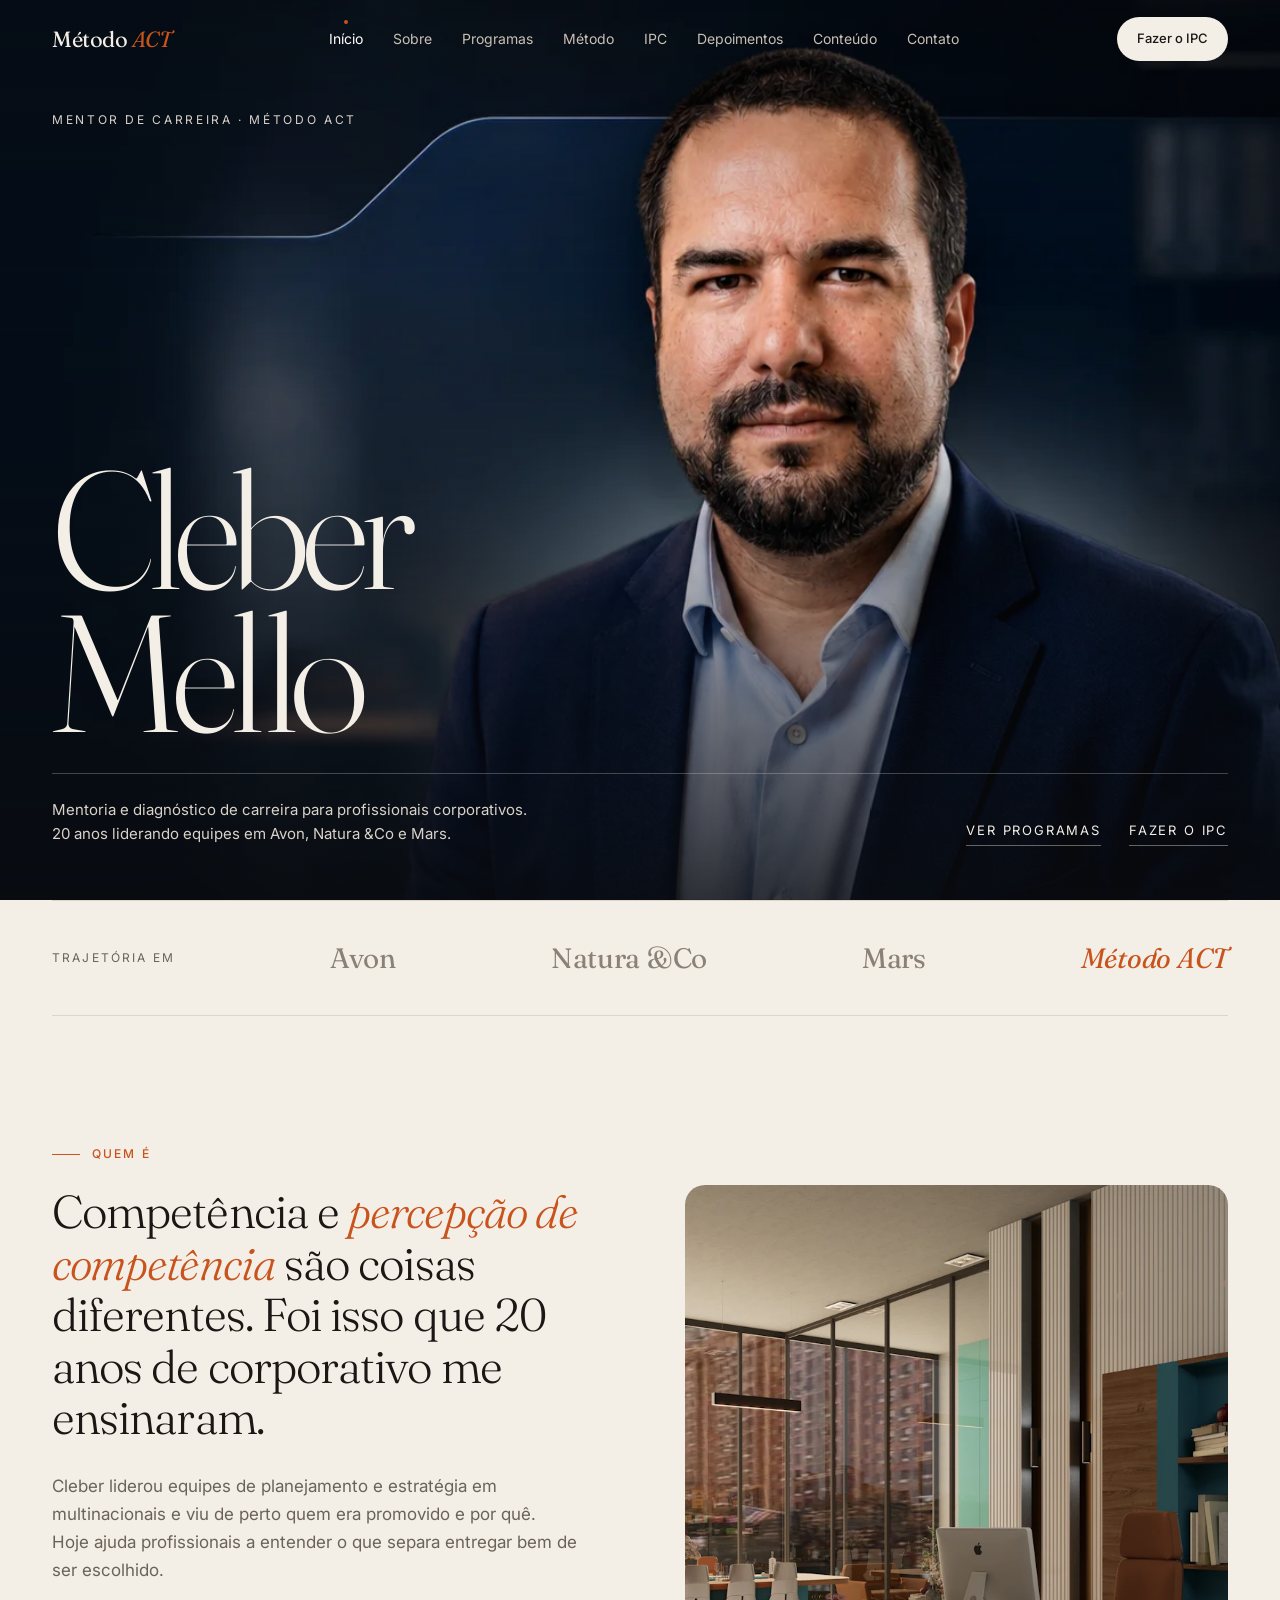
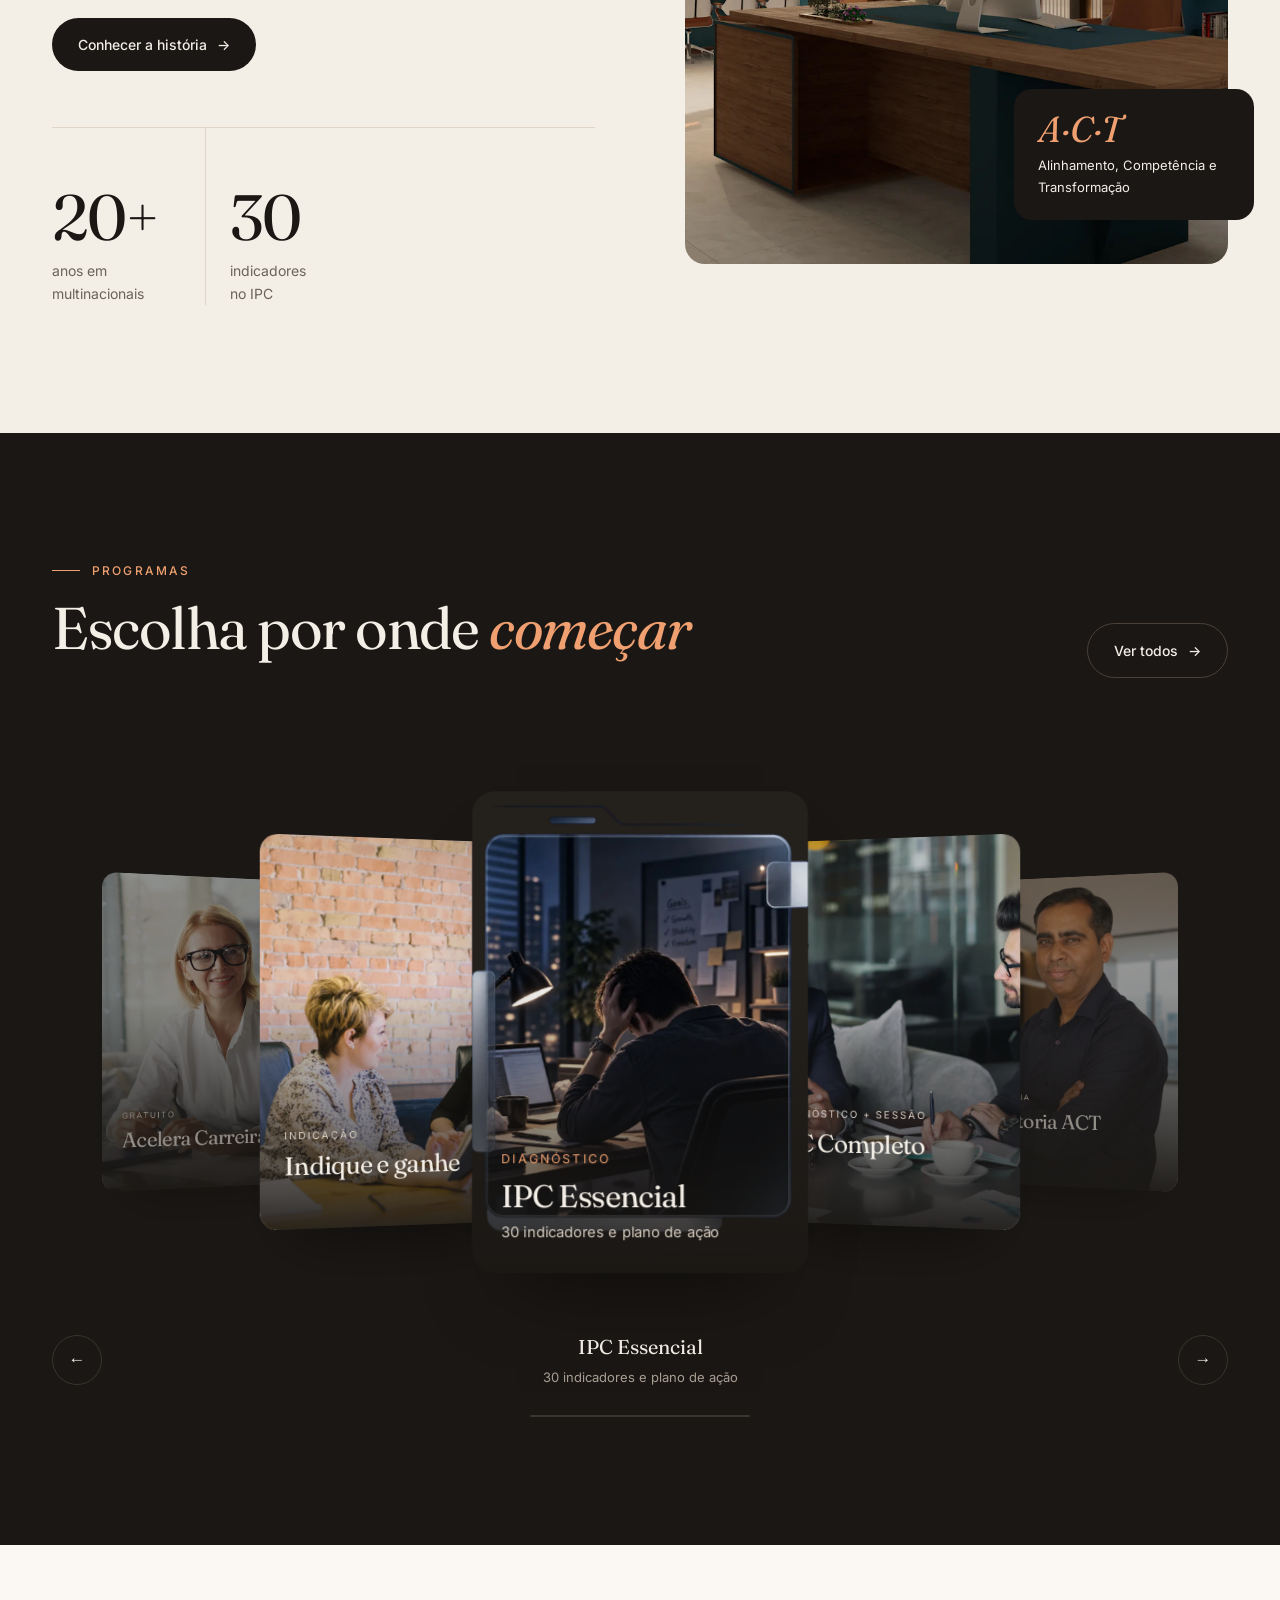
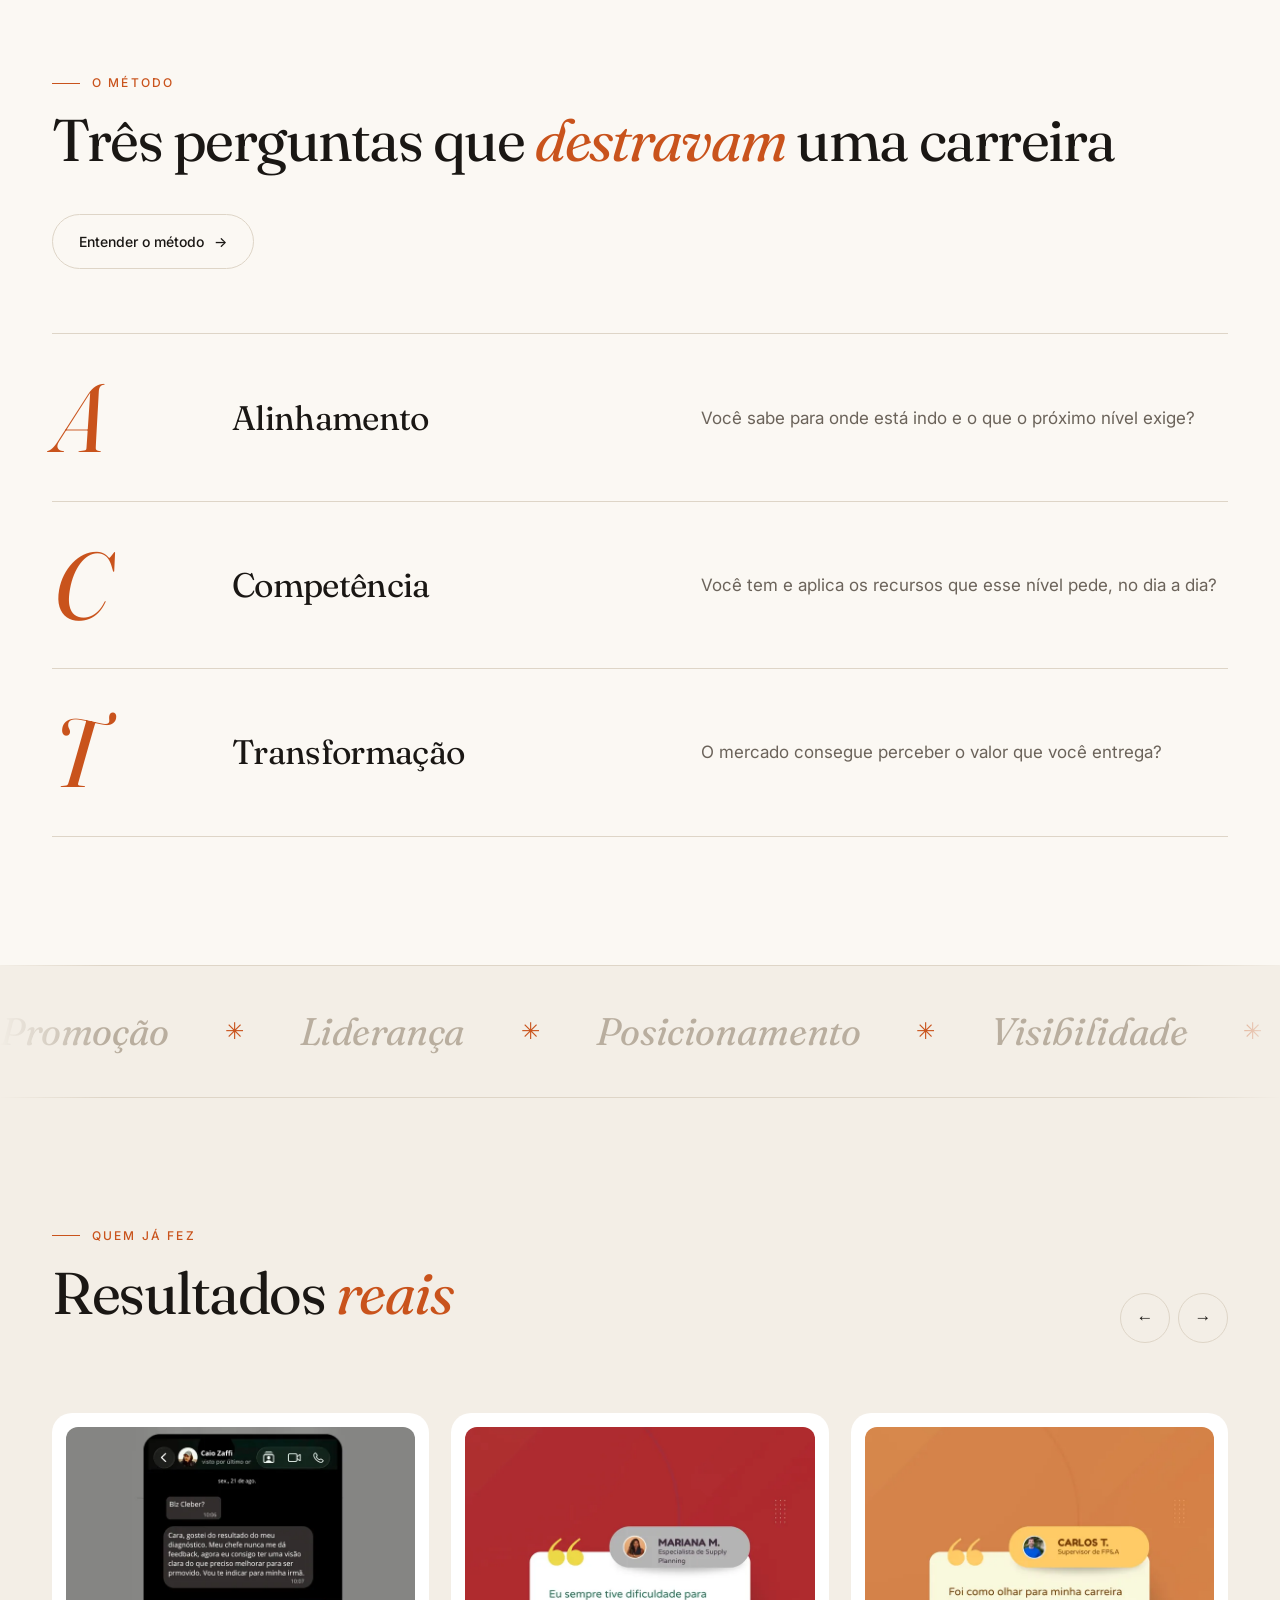
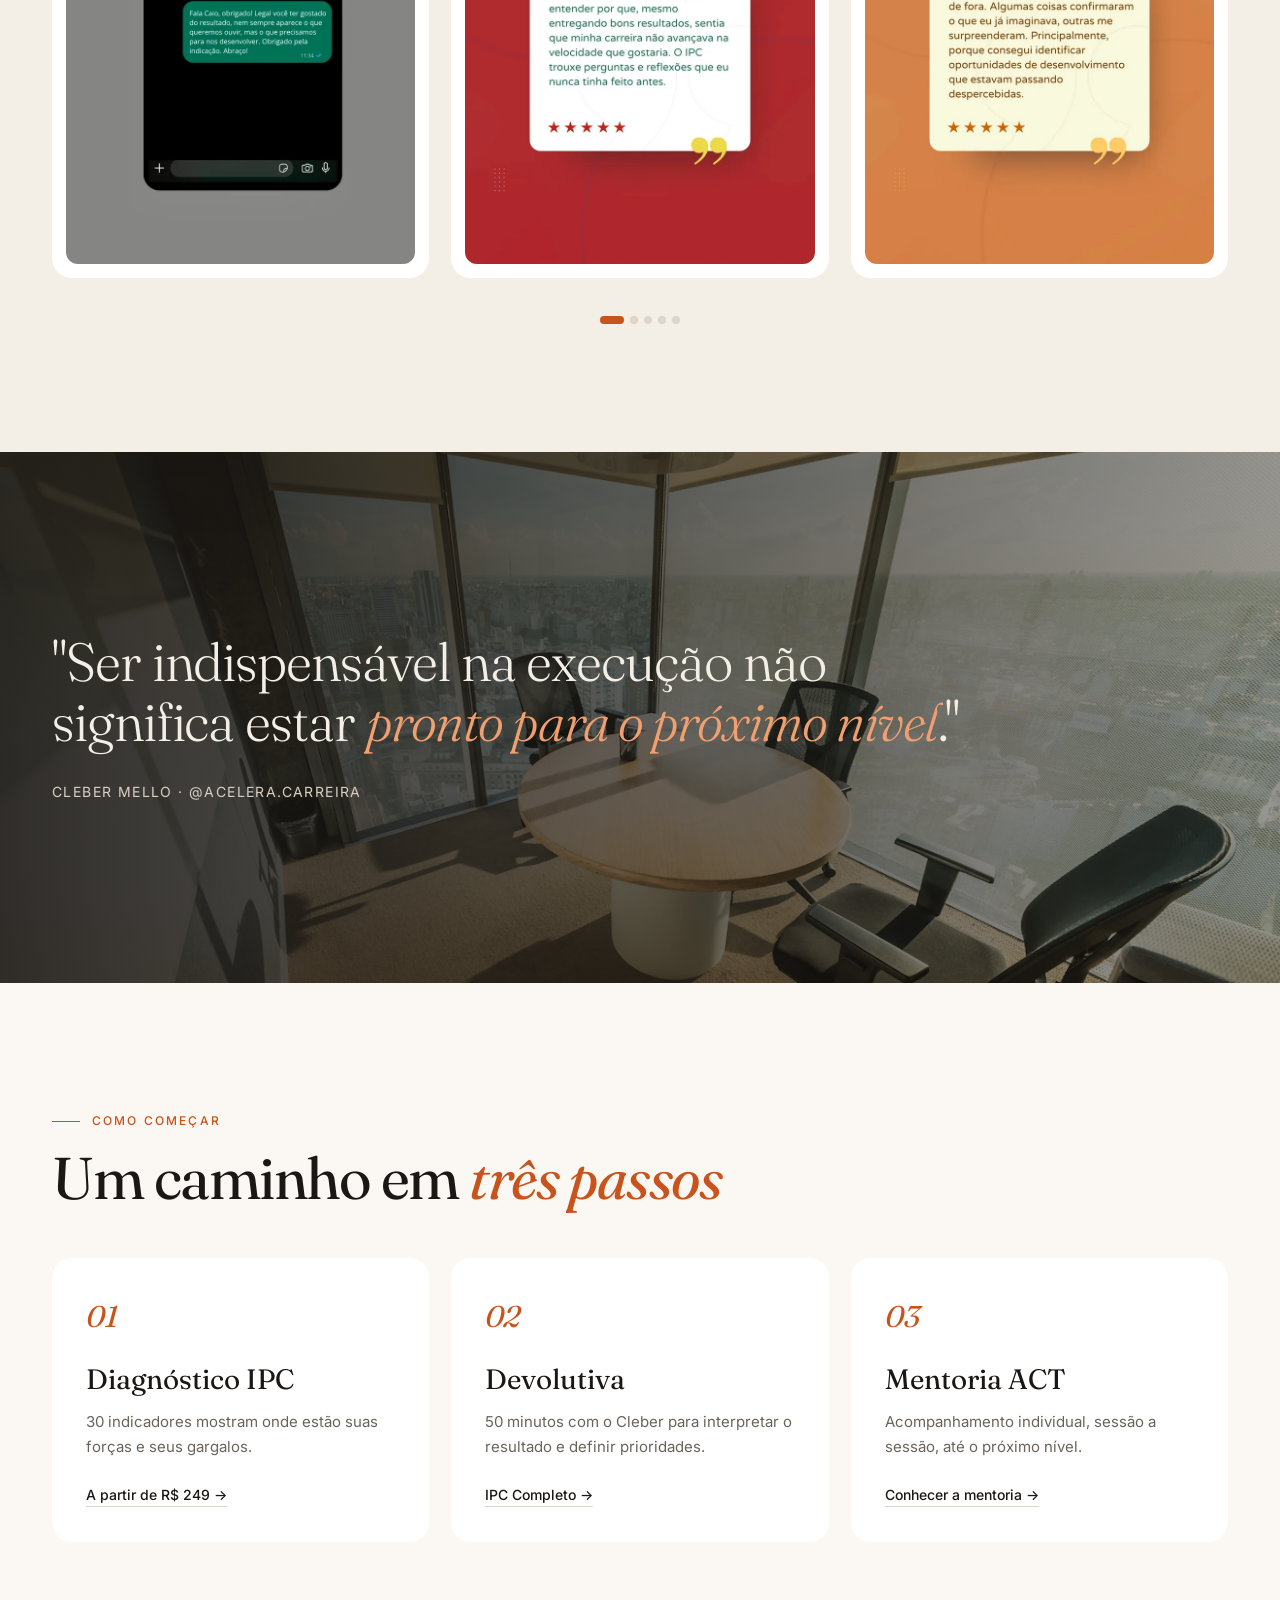
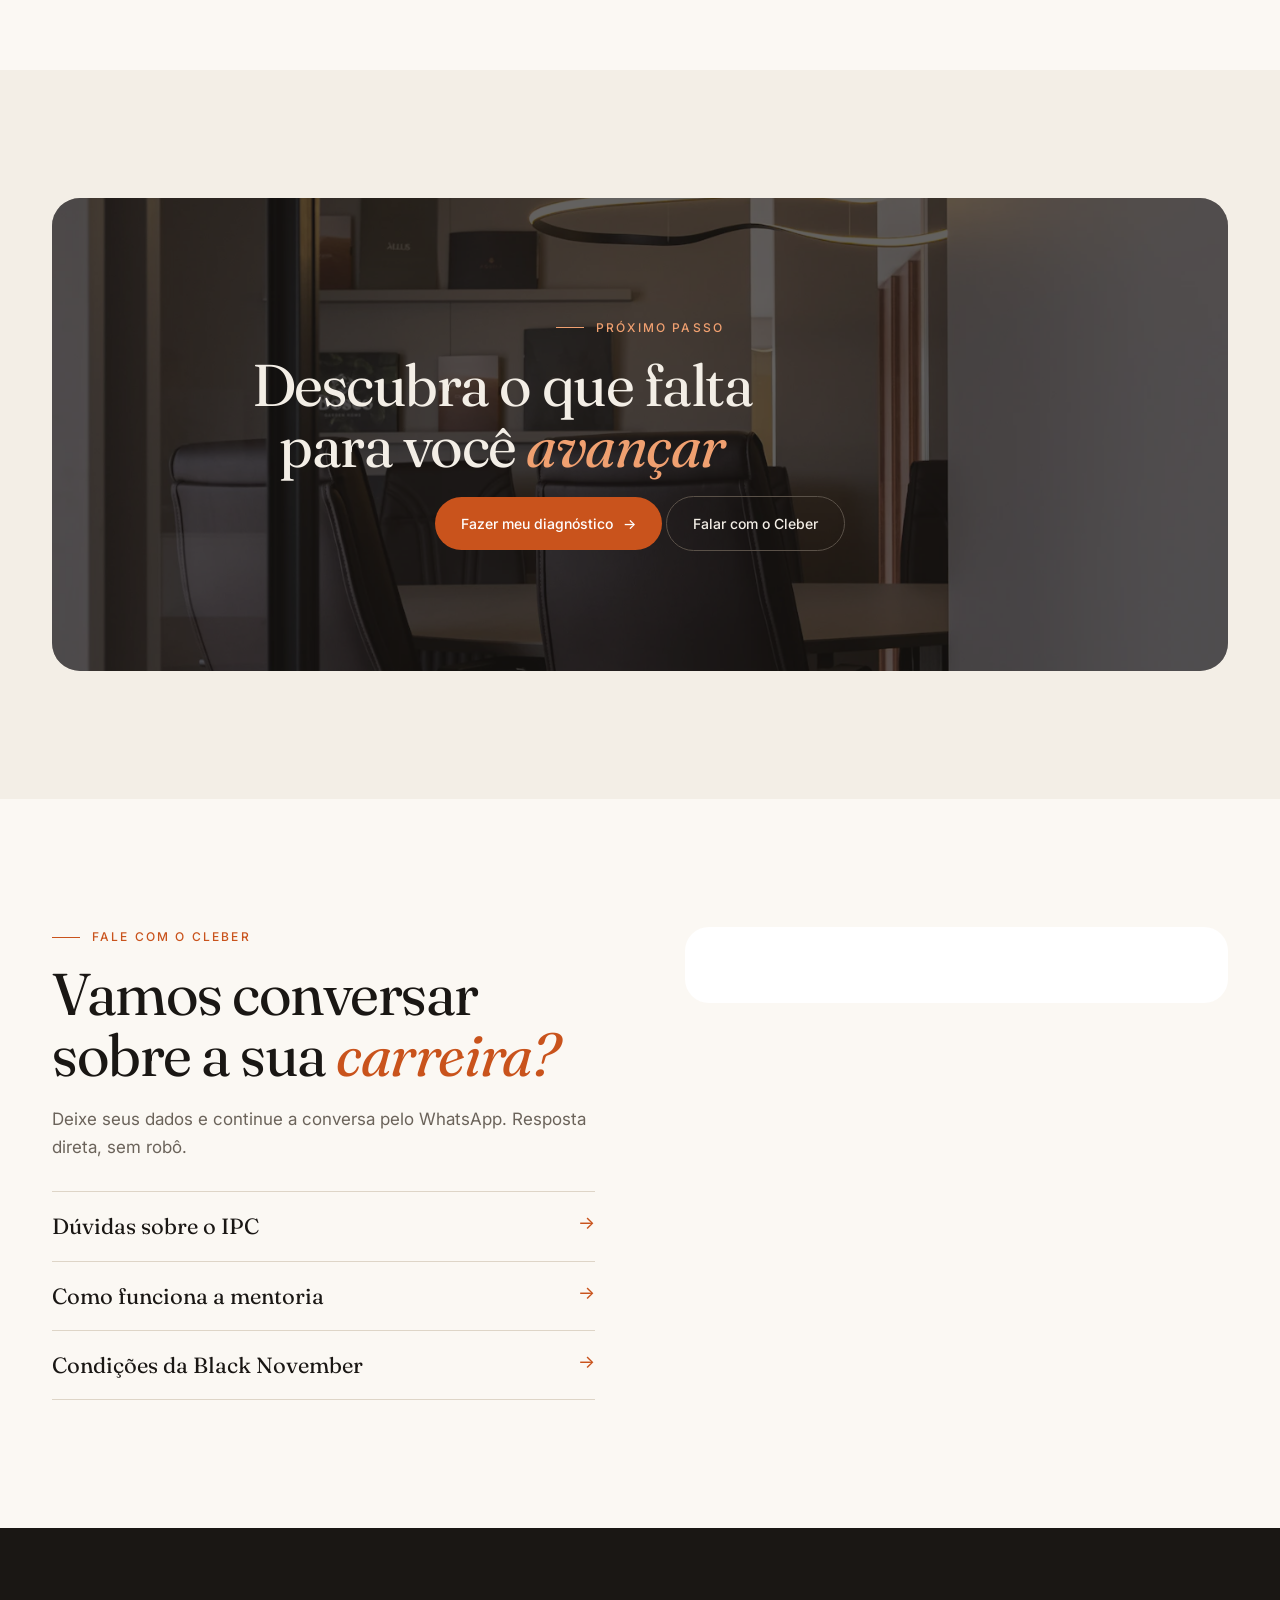
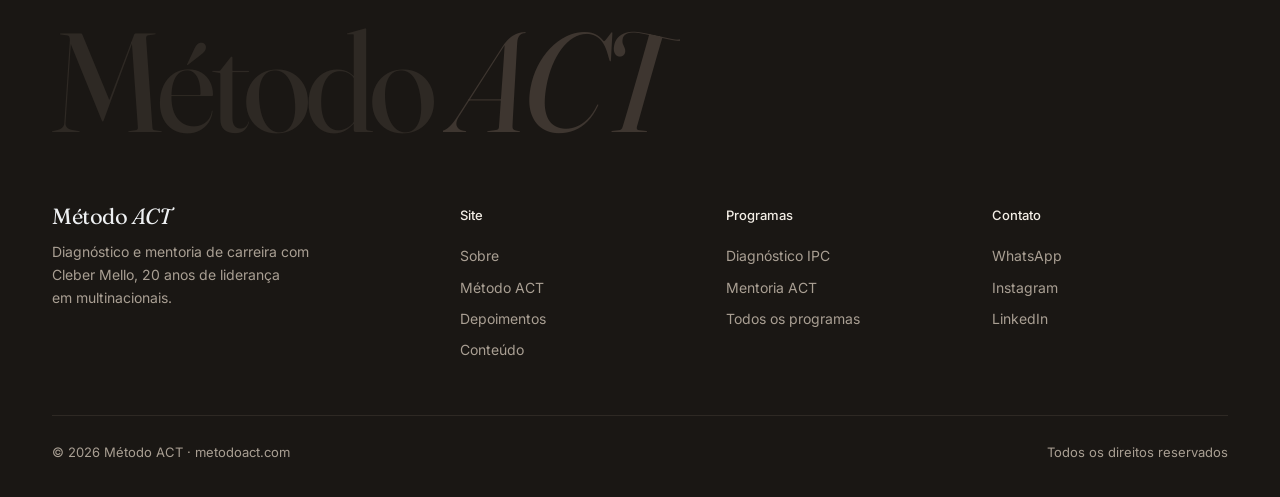
<file: index.html>
<!doctype html>
<html lang="pt-BR">
<head>
<meta charset="utf-8"><meta name="viewport" content="width=device-width,initial-scale=1">
<title>Cleber Mello · Método ACT</title>
<meta name="description" content="Diagnóstico, mentoria e programas de carreira com Cleber Mello. 20 anos em Avon, Natura &Co e Mars.">
<link rel="preconnect" href="https://fonts.googleapis.com">
<link href="https://fonts.googleapis.com/css2?family=Fraunces:ital,opsz,wght@0,9..144,300..600;1,9..144,300..600&family=Inter:wght@400;500&display=swap" rel="stylesheet">
<link rel="stylesheet" href="assets/site.css">
<style>
/* hero estilo Roberto Borja: foto em tela cheia + nome grande em serifa no rodapé */
.hero{position:relative;height:100svh;min-height:620px;overflow:hidden;background:#0f1218;color:#F3EEE6}
.hero-img{position:absolute;inset:0;width:100%;height:100%;object-fit:cover;object-position:68% 22%;animation:zoomIn 2.4s var(--ease) both}
@keyframes zoomIn{from{transform:scale(1.08);opacity:0}}
.hero::after{content:"";position:absolute;inset:0;background:linear-gradient(180deg,rgba(10,12,16,.35) 0%,rgba(10,12,16,0) 30%,rgba(10,12,16,.15) 55%,rgba(10,12,16,.82) 100%)}
.hero-in{position:absolute;left:0;right:0;bottom:0;z-index:1;padding-bottom:clamp(36px,6vh,64px)}
.hero h1{font-family:var(--serif);font-weight:300;font-size:clamp(64px,min(13vw,24vh),210px);line-height:.86;letter-spacing:-.045em}
.hero h1 .w>span{transition-duration:1.2s}
.hero-foot{display:flex;justify-content:space-between;align-items:flex-end;gap:30px;margin-top:30px;padding-top:24px;border-top:1px solid rgba(243,238,230,.25)}
.hero-foot p{font-size:15px;color:#D9D2C8;line-height:1.6}.hero-foot p .ln{display:block;white-space:nowrap}
.hero-links{display:flex;gap:28px;font-size:13px;letter-spacing:.14em;text-transform:uppercase;white-space:nowrap}
.hero-links a{border-bottom:1px solid rgba(243,238,230,.4);padding-bottom:4px;transition:border-color .2s}
.hero-links a:hover{border-color:#F3EEE6}
.hero-foot,.hero .tag{animation:up 1s var(--ease) 1s backwards}
.hero .tag{position:absolute;top:110px;left:0;right:0;z-index:1;font-size:12px;letter-spacing:.22em;text-transform:uppercase;color:#D9D2C8}
@keyframes up{from{opacity:0;transform:translateY(18px)}}
.brands{display:flex;justify-content:space-between;align-items:center;gap:30px;flex-wrap:wrap;padding:34px 0;border-top:1px solid var(--line);border-bottom:1px solid var(--line)}
.brands small{font-size:12px;letter-spacing:.18em;text-transform:uppercase;color:var(--mut)}
.brands span{font-family:var(--serif);font-size:28px;color:#8B8176;letter-spacing:-.01em}
.intro-h{font-family:var(--serif);font-weight:300;font-size:clamp(30px,3.6vw,50px);line-height:1.12;letter-spacing:-.02em;margin-bottom:28px}
.intro-h em{font-style:italic;color:var(--acc)}
.portrait{position:relative}
.portrait img{aspect-ratio:4/5}
.portrait figcaption{position:absolute;right:-26px;bottom:44px;background:#1A1714;color:#F3EEE6;padding:22px 24px;border-radius:18px;font-size:13px;max-width:240px}
.portrait figcaption b{display:block;font-family:var(--serif);font-style:italic;font-weight:400;font-size:36px;color:#F0A070;line-height:1;margin-bottom:8px}
.path{display:grid;grid-template-columns:repeat(3,1fr);gap:22px}
.path>div{background:var(--bg2);border-radius:var(--r);padding:34px}
.path small{font-family:var(--serif);font-style:italic;font-size:30px;color:var(--acc)}
.path h3{font-family:var(--serif);font-weight:400;font-size:28px;margin:14px 0 8px}
.path p{color:var(--mut);font-size:15px;margin-bottom:22px}
.path a{font-size:14px;font-weight:500;border-bottom:1px solid var(--line);padding-bottom:3px;transition:border-color .2s}
.path a:hover{border-color:var(--acc)}
@media(max-width:1060px){
  .hero{padding:120px 0 70px}
  .hero-g{grid-template-columns:1fr;gap:50px}
  .float.f1{left:14px;bottom:20px}.float.f2{right:14px;top:14px}
  .portrait figcaption{right:14px}
  .path{grid-template-columns:1fr}
}
@media(max-width:640px){.hero h1{font-size:min(84px,23vw)}.hero-img{object-position:62% 18%}.hero-foot{flex-direction:column;align-items:flex-start}.hero-foot p .ln{white-space:normal;display:inline}.hero-links{gap:20px;font-size:12px}.brands span{font-size:22px}.brands{justify-content:flex-start;gap:14px 26px}.brands small{width:100%}}
</style>
</head>
<body data-root="" data-page="inicio">

<header class="hero">
  <img class="hero-img" src="assets/ipc/2cleber.webp" alt="Cleber Mello">
  <div class="tag"><div class="wrap">Mentor de carreira · Método ACT</div></div>
  <div class="hero-in"><div class="wrap">
    <h1 class="dp">Cleber<br>Mello</h1>
    <div class="hero-foot">
      <p><span class="ln">Mentoria e diagnóstico de carreira para profissionais corporativos.</span> <span class="ln">20 anos liderando equipes em Avon, Natura&nbsp;&amp;Co e Mars.</span></p>
      <div class="hero-links"><a href="programas/">Ver programas</a><a href="programas/ipc/">Fazer o IPC</a></div>
    </div>
  </div></div>
</header>

<div class="wrap"><div class="brands rv">
  <small>Trajetória em</small><span>Avon</span><span>Natura &amp;Co</span><span>Mars</span><span><em class="hl">Método ACT</em></span>
</div></div>

<section>
  <div class="wrap split">
    <div>
      <div class="eyebrow">Quem é</div>
      <p class="intro-h rv" style="margin-top:22px">Competência e <em>percepção de competência</em> são coisas diferentes. Foi isso que 20 anos de corporativo me ensinaram.</p>
      <p class="lead rv">Cleber liderou equipes de planejamento e estratégia em multinacionais e viu de perto quem era promovido e por quê. Hoje ajuda profissionais a entender o que separa entregar bem de ser escolhido.</p>
      <a href="sobre/" class="btn btn-w arr rv" style="margin:34px 0 56px">Conhecer a história</a>
      <div class="nums">
        <div><div class="dp">20+</div><span>anos em multinacionais</span></div>
        <div><div class="dp">30</div><span>indicadores no IPC</span></div>
      </div>
    </div>
    <figure class="portrait">
      <img class="ph" src="assets/stock/escritorio.webp" alt="Escritório corporativo" loading="lazy">
      <figcaption class="rv"><b>A·C·T</b>Alinhamento, Competência e Transformação</figcaption>
    </figure>
  </div>
</section>

<section class="dark car-sec">
  <div class="wrap">
    <div class="head-row"><div><div class="eyebrow" style="color:#F0A070">Programas</div><h2 class="dp">Escolha por onde <em>começar</em></h2></div><a href="programas/" class="btn btn-d arr">Ver todos</a></div>
    <div class="car" id="car"></div>
    <div class="ctl"><button class="arrow" id="car-p" aria-label="Anterior">←</button><div class="car-info"><b id="ci-t"></b><span id="ci-s"></span></div><button class="arrow" id="car-n" aria-label="Próximo">→</button></div>
    <div class="car-bar" id="car-bar"><i></i></div>
  </div>
</section>

<section class="light">
  <div class="wrap">
    <div class="head-row"><div><div class="eyebrow">O método</div><h2 class="dp">Três perguntas que <em>destravam</em> uma carreira</h2></div><a href="metodo/" class="btn btn-d arr">Entender o método</a></div>
    <div class="act-rows">
      <div class="act-row rv"><div class="dp">A</div><h3>Alinhamento</h3><p>Você sabe para onde está indo e o que o próximo nível exige?</p></div>
      <div class="act-row rv"><div class="dp">C</div><h3>Competência</h3><p>Você tem e aplica os recursos que esse nível pede, no dia a dia?</p></div>
      <div class="act-row rv"><div class="dp">T</div><h3>Transformação</h3><p>O mercado consegue perceber o valor que você entrega?</p></div>
    </div>
  </div>
</section>

<div class="marquee" aria-hidden="true"><div class="marquee-in">
  <span>Promoção</span><span>Liderança</span><span>Posicionamento</span><span>Visibilidade</span><span>Transição de carreira</span><span>Autoconhecimento</span>
  <span>Promoção</span><span>Liderança</span><span>Posicionamento</span><span>Visibilidade</span><span>Transição de carreira</span><span>Autoconhecimento</span>
</div></div>

<section>
  <div class="wrap slider">
    <div class="head-row"><div><div class="eyebrow">Quem já fez</div><h2 class="dp">Resultados <em>reais</em></h2></div>
      <div class="slider-ctl"><button class="arrow" data-p aria-label="Anterior">←</button><button class="arrow" data-n aria-label="Próximo">→</button></div></div>
    <div class="track" data-deps></div>
    <div class="dots"></div>
  </div>
</section>

<div class="band">
  <img src="assets/stock/sala-cidade.webp" alt="">
  <div class="wrap">
    <p class="quote rv">"Ser indispensável na execução não significa estar <em>pronto para o próximo nível</em>."</p>
    <p class="rv" style="margin-top:28px;color:#D9CFC2;font-size:14px;letter-spacing:.1em">CLEBER MELLO · @ACELERA.CARREIRA</p>
  </div>
</div>

<section class="light">
  <div class="wrap">
    <div class="eyebrow">Como começar</div>
    <h2 class="dp" style="margin-bottom:50px">Um caminho em <em>três passos</em></h2>
    <div class="path">
      <div class="rv"><small>01</small><h3>Diagnóstico IPC</h3><p>30 indicadores mostram onde estão suas forças e seus gargalos.</p><a href="programas/ipc/">A partir de R$ 249 →</a></div>
      <div class="rv"><small>02</small><h3>Devolutiva</h3><p>50 minutos com o Cleber para interpretar o resultado e definir prioridades.</p><a href="programas/ipc/#planos">IPC Completo →</a></div>
      <div class="rv"><small>03</small><h3>Mentoria ACT</h3><p>Acompanhamento individual, sessão a sessão, até o próximo nível.</p><a href="programas/mentoria/">Conhecer a mentoria →</a></div>
    </div>
  </div>
</section>

<section>
  <div class="wrap">
    <div class="cta-box rv">
      <img src="assets/stock/conferencia.webp" alt="">
      <div class="eyebrow">Próximo passo</div>
      <h2 class="dp">Descubra o que falta para você <em>avançar</em></h2>
      <div class="acts" style="justify-content:center">
        <a href="programas/ipc/" class="btn btn-o arr">Fazer meu diagnóstico</a>
        <a href="contato/" class="btn btn-d">Falar com o Cleber</a>
      </div>
    </div>
  </div>
</section>

<script src="assets/site.js"></script>
<script async src="https://pinaskit.vercel.app/w.js" data-pk="39xkea4tn7" data-api="https://qdpwawkeiyvggcfonfsa.supabase.co/functions/v1"></script>
</body>
</html>
</file>
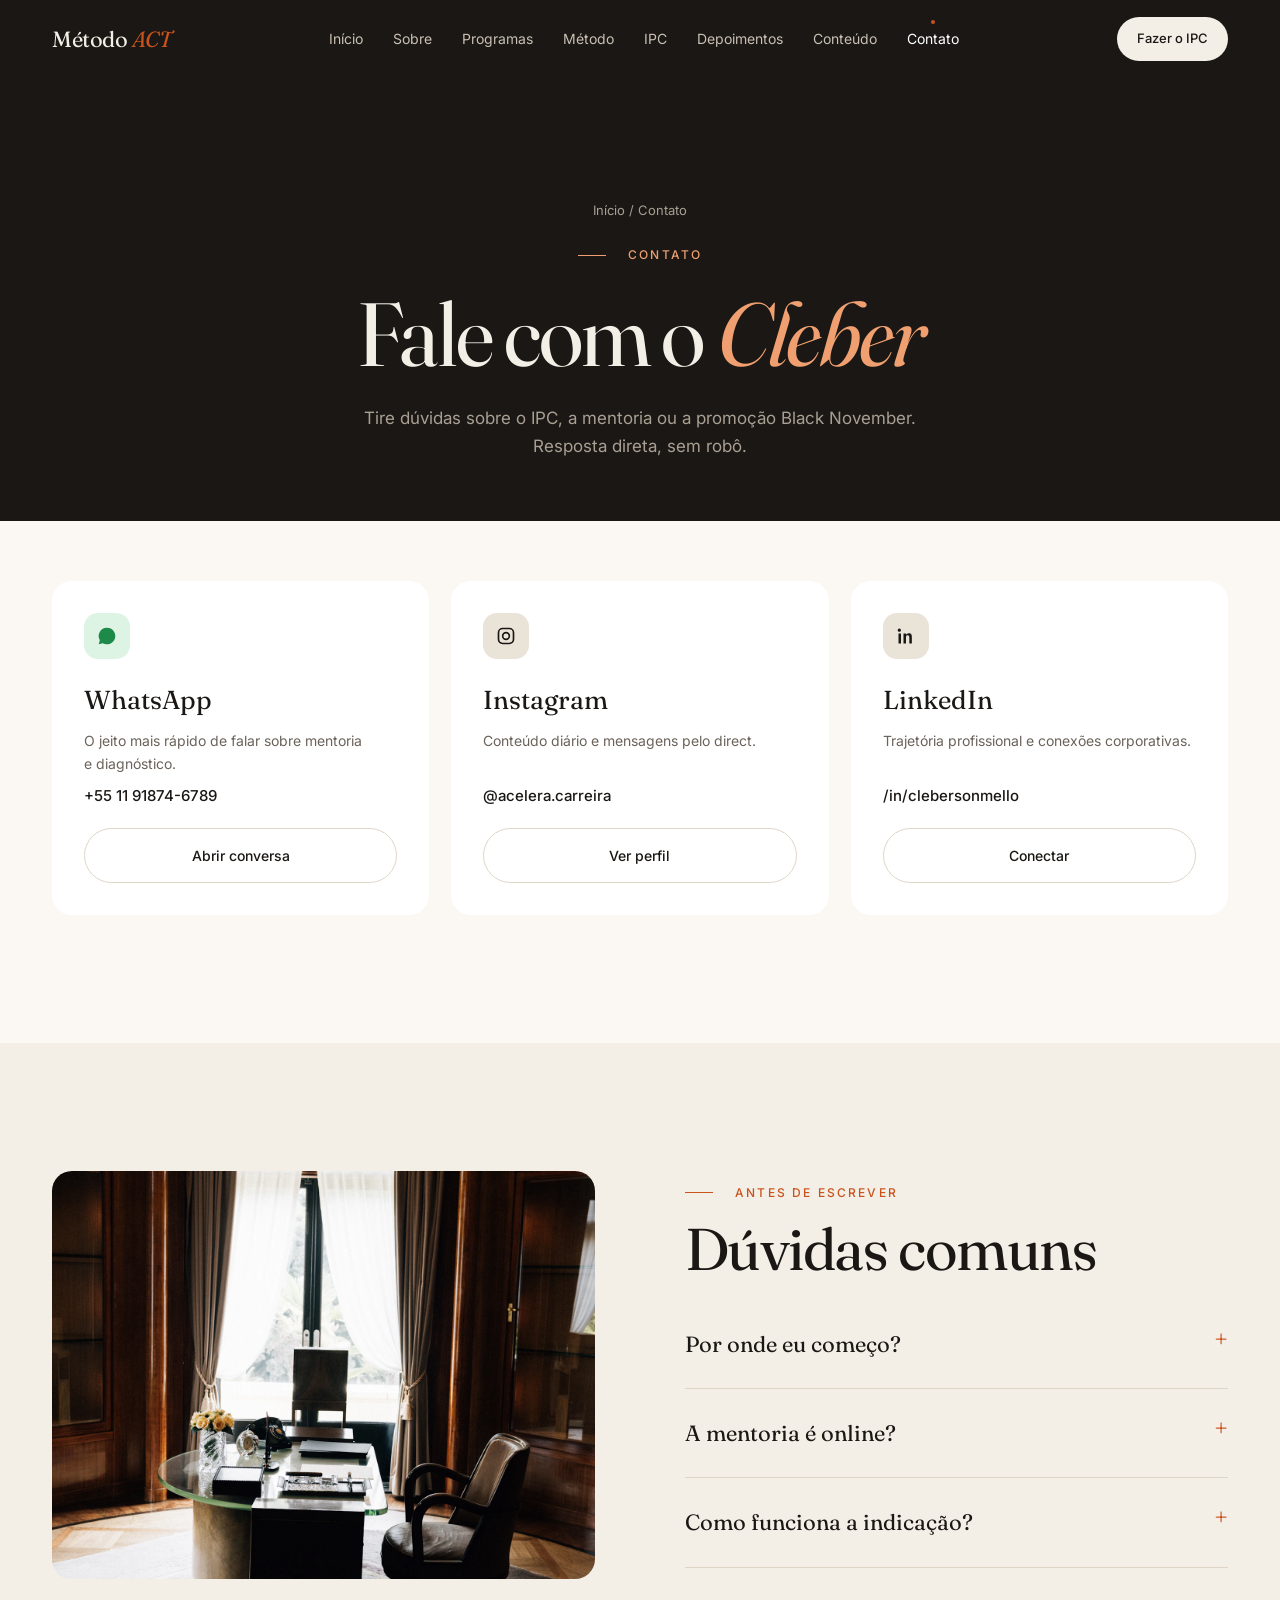
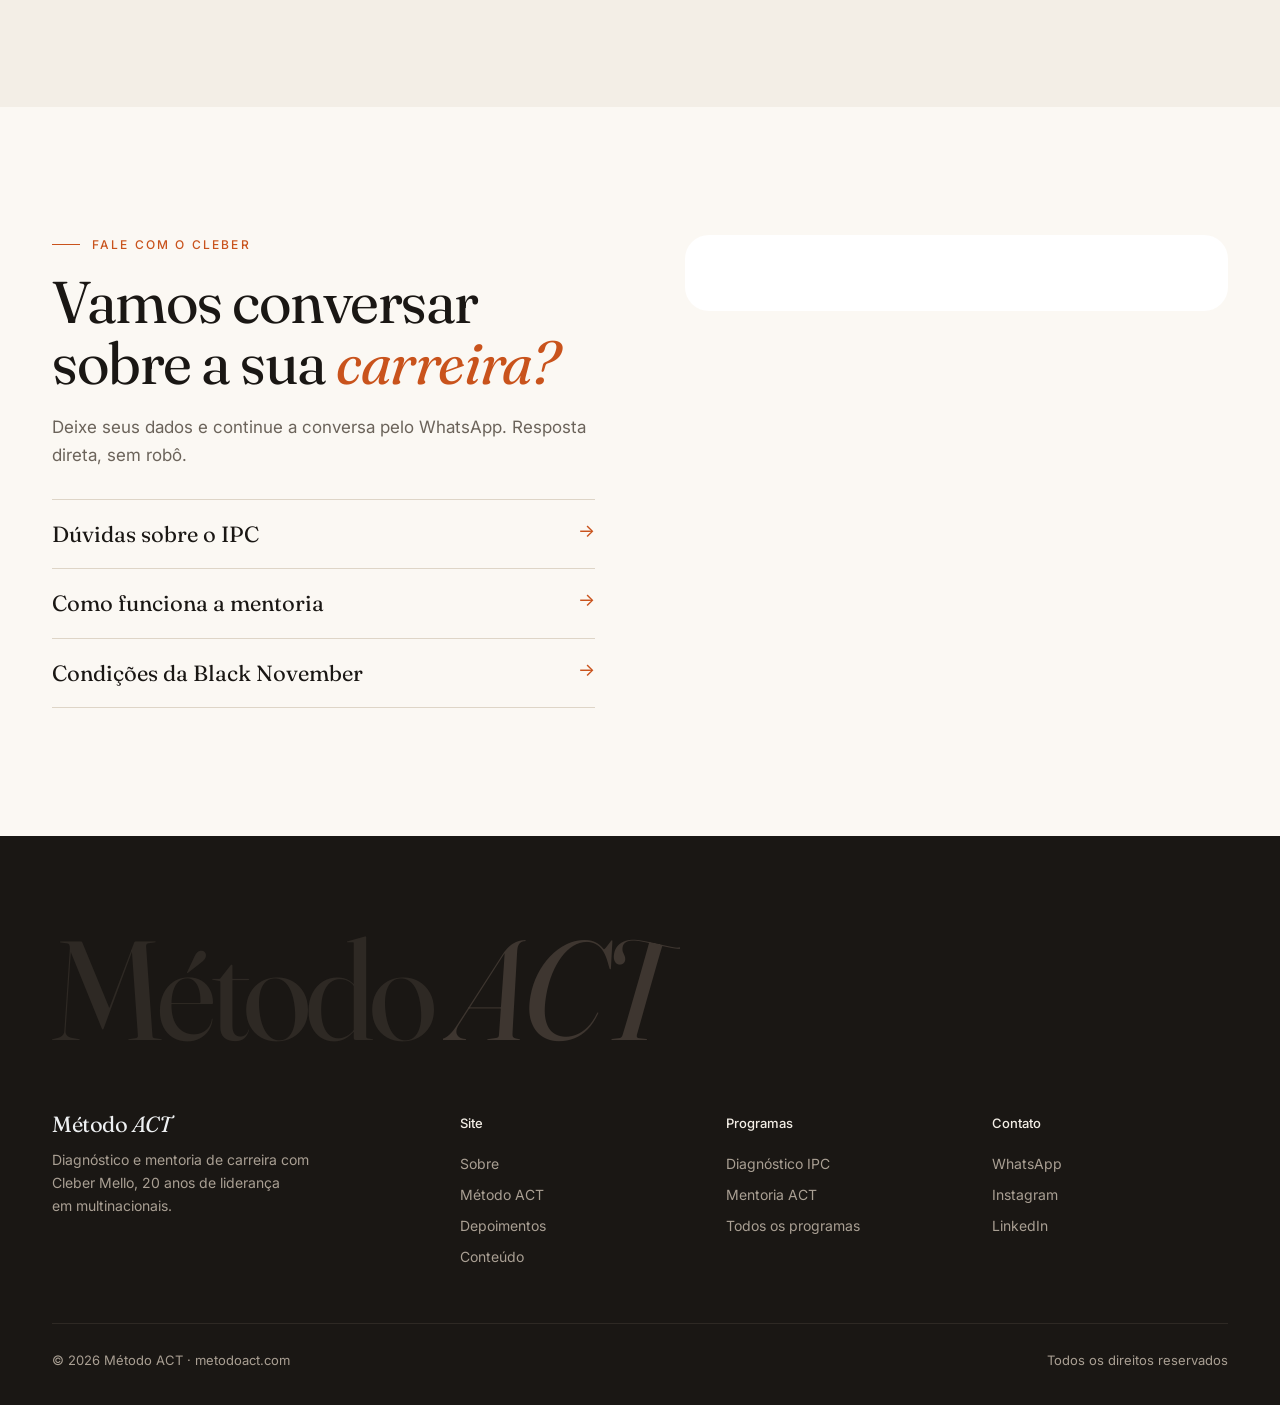
<file: contato/index.html>
<!doctype html>
<html lang="pt-BR">
<head>
<meta charset="utf-8"><meta name="viewport" content="width=device-width,initial-scale=1">
<title>Contato · Cleber Mello</title>
<meta name="description" content="Fale com Cleber Mello pelo WhatsApp, Instagram ou LinkedIn.">
<link rel="preconnect" href="https://fonts.googleapis.com">
<link href="https://fonts.googleapis.com/css2?family=Fraunces:ital,opsz,wght@0,9..144,300..600;1,9..144,300..600&family=Inter:wght@400;500&display=swap" rel="stylesheet">
<link rel="stylesheet" href="../assets/site.css">
</head>
<body data-root="../" data-page="contato/">

<header class="phero" style="padding-bottom:60px">
  <div class="wrap center">
    <div class="crumbs"><a href="../">Início</a> / Contato</div>
    <div class="eyebrow"><b>■</b>&nbsp; Contato</div>
    <h1 class="dp">Fale com o <em>Cleber</em></h1>
    <p class="lead">Tire dúvidas sobre o IPC, a mentoria ou a promoção Black November. Resposta direta, sem robô.</p>
  </div>
</header>

<section class="light" style="padding-top:60px">
  <div class="wrap">
    <div class="grid3">
      <a class="card-g ct wa rv" href="https://wa.me/5511918746789?text=Ol%C3%A1%2C%20Cleber!%20Vim%20pelo%20site." target="_blank" rel="noopener">
        <div class="ic"><svg viewBox="0 0 24 24" fill="currentColor"><path d="M12 2a10 10 0 0 0-8.6 15.1L2 22l5-1.3A10 10 0 1 0 12 2z"/></svg></div>
        <h3>WhatsApp</h3><p>O jeito mais rápido de falar sobre mentoria e diagnóstico.</p><b>+55 11 91874-6789</b><span class="btn btn-d" style="margin-top:12px">Abrir conversa</span></a>
      <a class="card-g ct rv" href="https://www.instagram.com/acelera.carreira/" target="_blank" rel="noopener">
        <div class="ic"><svg viewBox="0 0 24 24" fill="none" stroke="currentColor" stroke-width="2"><rect x="3" y="3" width="18" height="18" rx="5"/><circle cx="12" cy="12" r="4"/></svg></div>
        <h3>Instagram</h3><p>Conteúdo diário e mensagens pelo direct.</p><b>@acelera.carreira</b><span class="btn btn-d" style="margin-top:12px">Ver perfil</span></a>
      <a class="card-g ct rv" href="https://www.linkedin.com/in/clebersonmello" target="_blank" rel="noopener">
        <div class="ic"><svg viewBox="0 0 24 24" fill="currentColor"><path d="M4 3a2 2 0 1 1 0 4 2 2 0 0 1 0-4zM3 9h3v12H3zM9 9h3v1.7c.5-.9 1.7-1.9 3.5-1.9 3.2 0 3.5 2.1 3.5 4.8V21h-3v-6.6c0-1.6 0-3.4-2-3.4s-2 1.6-2 3.3V21H9z"/></svg></div>
        <h3>LinkedIn</h3><p>Trajetória profissional e conexões corporativas.</p><b>/in/clebersonmello</b><span class="btn btn-d" style="margin-top:12px">Conectar</span></a>
    </div>
  </div>
</section>

<section>
  <div class="wrap split">
    <img class="ph rv" src="../assets/stock/escritorio-janela.webp" alt="" style="aspect-ratio:4/3" loading="lazy">
    <div class="rv">
      <div class="eyebrow"><b>■</b>&nbsp; Antes de escrever</div>
      <h2 class="dp">Dúvidas comuns</h2>
      <details><summary>Por onde eu começo?</summary><p>Pelo IPC. Ele mostra o que está travando sua evolução e serve de base para a mentoria.</p></details>
      <details><summary>A mentoria é online?</summary><p>Sim, as sessões são individuais e online.</p></details>
      <details><summary>Como funciona a indicação?</summary><p>Se a pessoa que você indicar contratar a mentoria, você ganha um diagnóstico IPC.</p></details>
    </div>
  </div>
</section>

<script src="../assets/site.js"></script>
<script async src="https://pinaskit.vercel.app/w.js" data-pk="39xkea4tn7" data-api="https://qdpwawkeiyvggcfonfsa.supabase.co/functions/v1"></script>
</body>
</html>
</file>
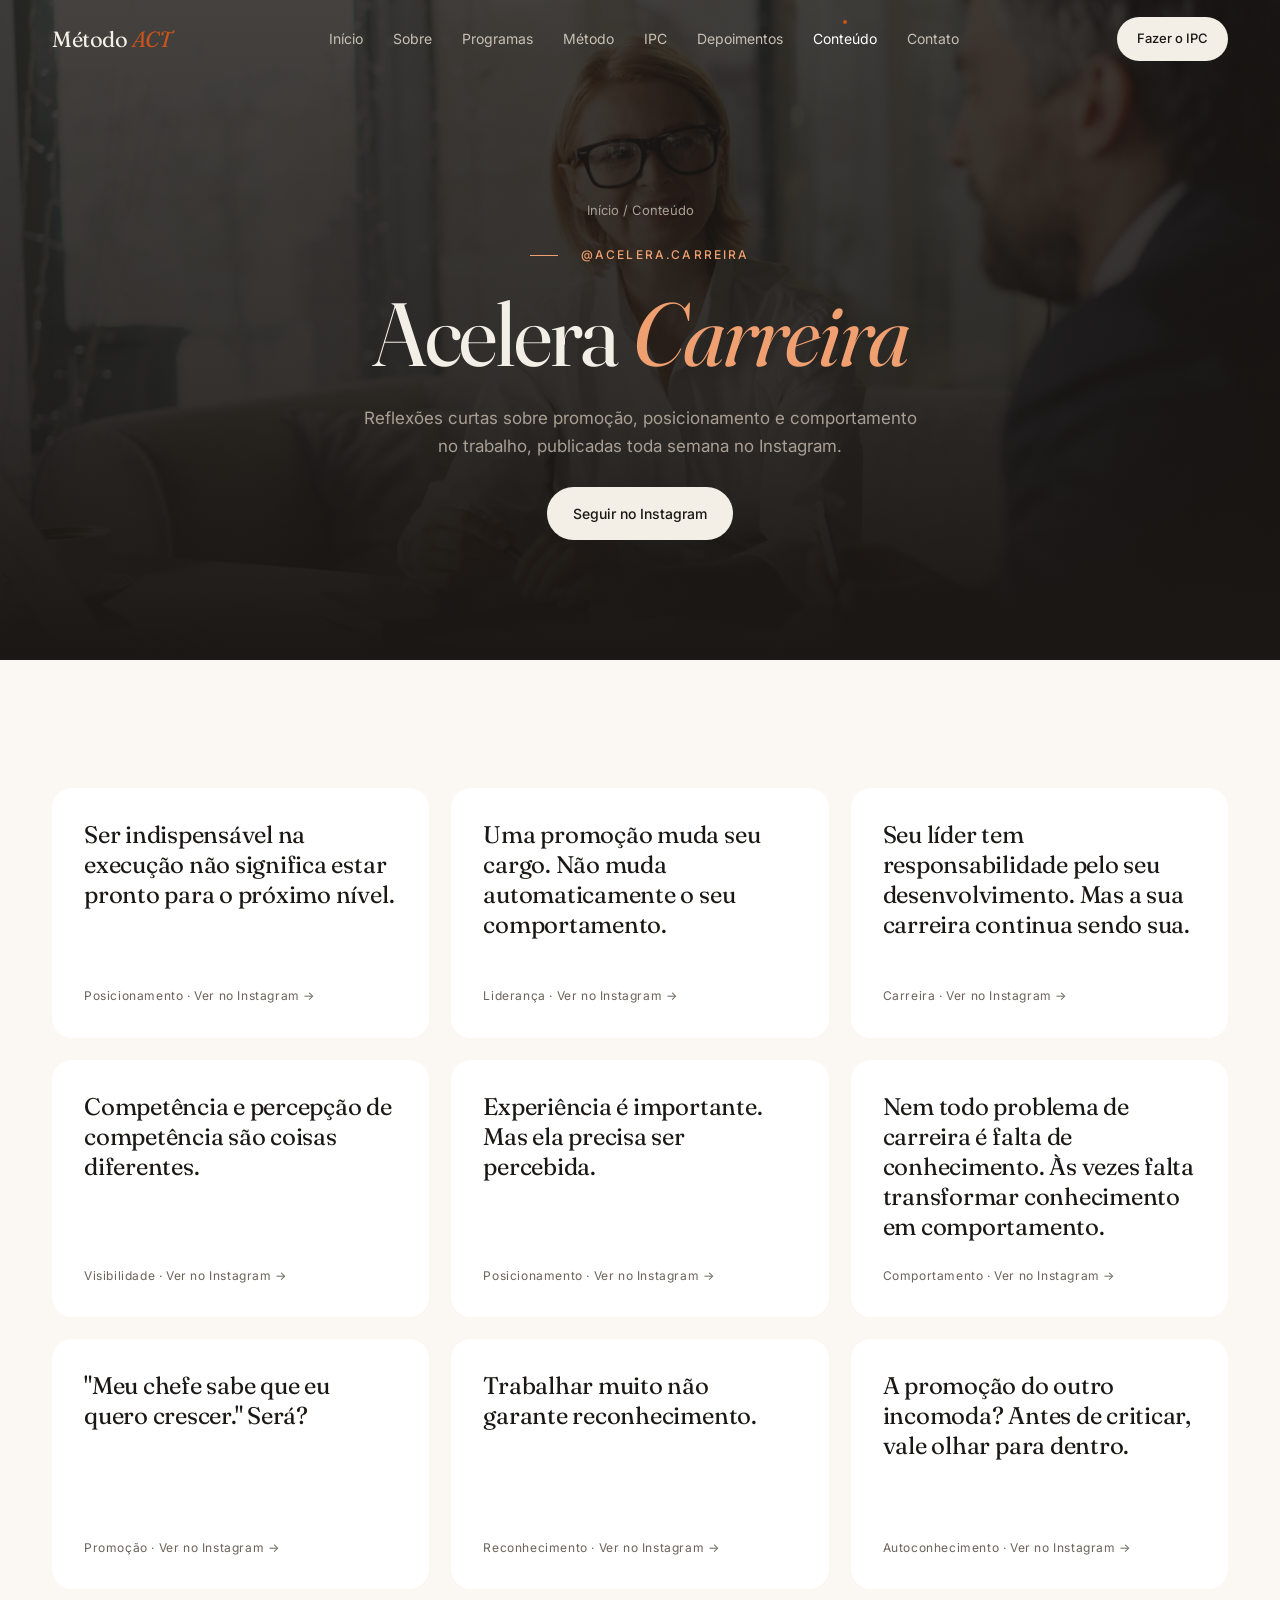
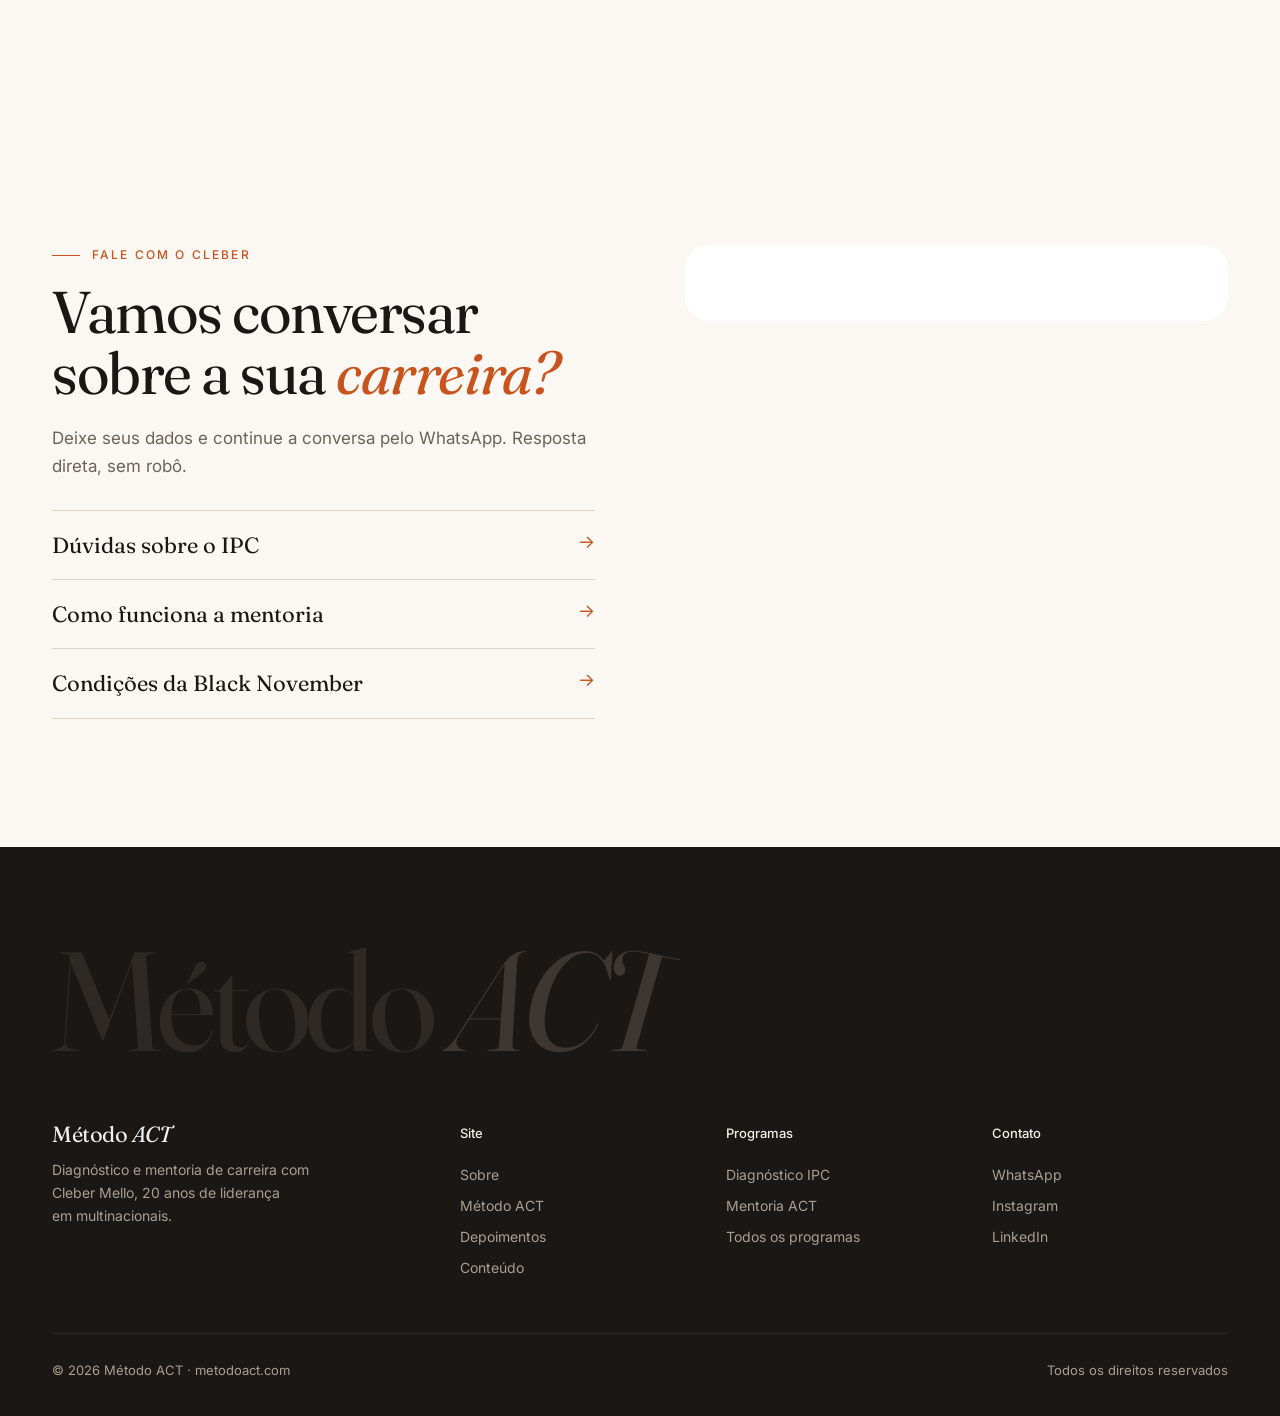
<file: conteudo/index.html>
<!doctype html>
<html lang="pt-BR">
<head>
<meta charset="utf-8"><meta name="viewport" content="width=device-width,initial-scale=1">
<title>Conteúdo · Acelera Carreira</title>
<meta name="description" content="Reflexões de Cleber Mello sobre promoção, posicionamento e comportamento no trabalho.">
<link rel="preconnect" href="https://fonts.googleapis.com">
<link href="https://fonts.googleapis.com/css2?family=Fraunces:ital,opsz,wght@0,9..144,300..600;1,9..144,300..600&family=Inter:wght@400;500&display=swap" rel="stylesheet">
<link rel="stylesheet" href="../assets/site.css">
</head>
<body data-root="../" data-page="conteudo/">

<header class="phero">
  <img class="phero-bg" src="../assets/stock/trabalho-laptop.webp" alt="">
  <div class="wrap center">
    <div class="crumbs"><a href="../">Início</a> / Conteúdo</div>
    <div class="eyebrow"><b>■</b>&nbsp; @acelera.carreira</div>
    <h1 class="dp">Acelera <em>Carreira</em></h1>
    <p class="lead">Reflexões curtas sobre promoção, posicionamento e comportamento no trabalho, publicadas toda semana no Instagram.</p>
    <a href="https://www.instagram.com/acelera.carreira/" target="_blank" rel="noopener" class="btn btn-w" style="margin-top:26px">Seguir no Instagram</a>
  </div>
</header>

<section class="light">
  <div class="wrap">
    <div class="grid3">
      <a class="card-g reel rv" href="https://www.instagram.com/acelera.carreira/reel/Ddr9k0fhdMi/" target="_blank" rel="noopener"><p>Ser indispensável na execução não significa estar pronto para o próximo nível.</p><span>Posicionamento · Ver no Instagram →</span></a>
      <a class="card-g reel rv" href="https://www.instagram.com/acelera.carreira/reel/DdmBZZUxaOI/" target="_blank" rel="noopener"><p>Uma promoção muda seu cargo. Não muda automaticamente o seu comportamento.</p><span>Liderança · Ver no Instagram →</span></a>
      <a class="card-g reel rv" href="https://www.instagram.com/acelera.carreira/reel/DdyWGjwtgC_/" target="_blank" rel="noopener"><p>Seu líder tem responsabilidade pelo seu desenvolvimento. Mas a sua carreira continua sendo sua.</p><span>Carreira · Ver no Instagram →</span></a>
      <a class="card-g reel rv" href="https://www.instagram.com/acelera.carreira/reel/DdpJ6V6vHT7/" target="_blank" rel="noopener"><p>Competência e percepção de competência são coisas diferentes.</p><span>Visibilidade · Ver no Instagram →</span></a>
      <a class="card-g reel rv" href="https://www.instagram.com/acelera.carreira/reel/DdusncmNpKK/" target="_blank" rel="noopener"><p>Experiência é importante. Mas ela precisa ser percebida.</p><span>Posicionamento · Ver no Instagram →</span></a>
      <a class="card-g reel rv" href="https://www.instagram.com/acelera.carreira/reel/Ddz5uLQtXXe/" target="_blank" rel="noopener"><p>Nem todo problema de carreira é falta de conhecimento. Às vezes falta transformar conhecimento em comportamento.</p><span>Comportamento · Ver no Instagram →</span></a>
      <a class="card-g reel rv" href="https://www.instagram.com/acelera.carreira/reel/DdrbPE6hAh4/" target="_blank" rel="noopener"><p>"Meu chefe sabe que eu quero crescer." Será?</p><span>Promoção · Ver no Instagram →</span></a>
      <a class="card-g reel rv" href="https://www.instagram.com/acelera.carreira/reel/DdtXqEFxXcA/" target="_blank" rel="noopener"><p>Trabalhar muito não garante reconhecimento.</p><span>Reconhecimento · Ver no Instagram →</span></a>
      <a class="card-g reel rv" href="https://www.instagram.com/acelera.carreira/reel/DdwygX9Nd86/" target="_blank" rel="noopener"><p>A promoção do outro incomoda? Antes de criticar, vale olhar para dentro.</p><span>Autoconhecimento · Ver no Instagram →</span></a>
    </div>
  </div>
</section>

<script src="../assets/site.js"></script>
<script async src="https://pinaskit.vercel.app/w.js" data-pk="39xkea4tn7" data-api="https://qdpwawkeiyvggcfonfsa.supabase.co/functions/v1"></script>
</body>
</html>
</file>
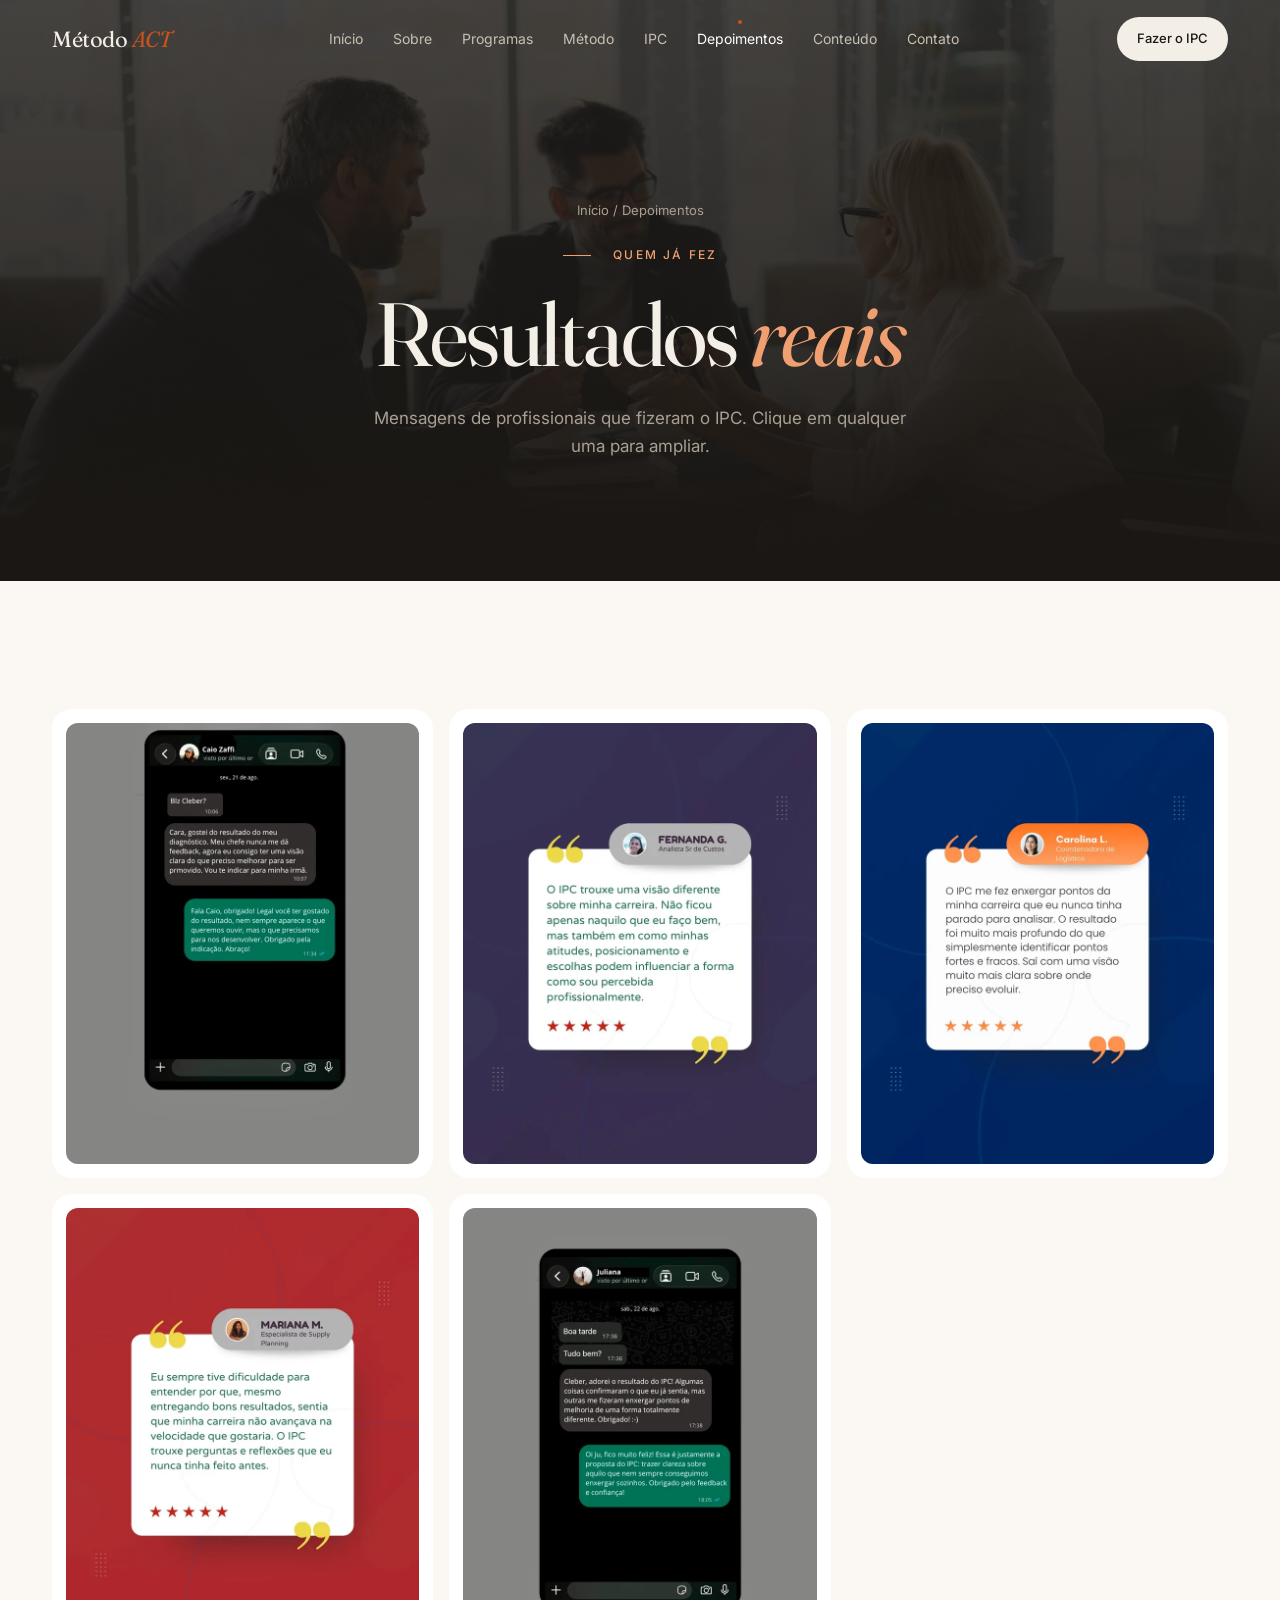
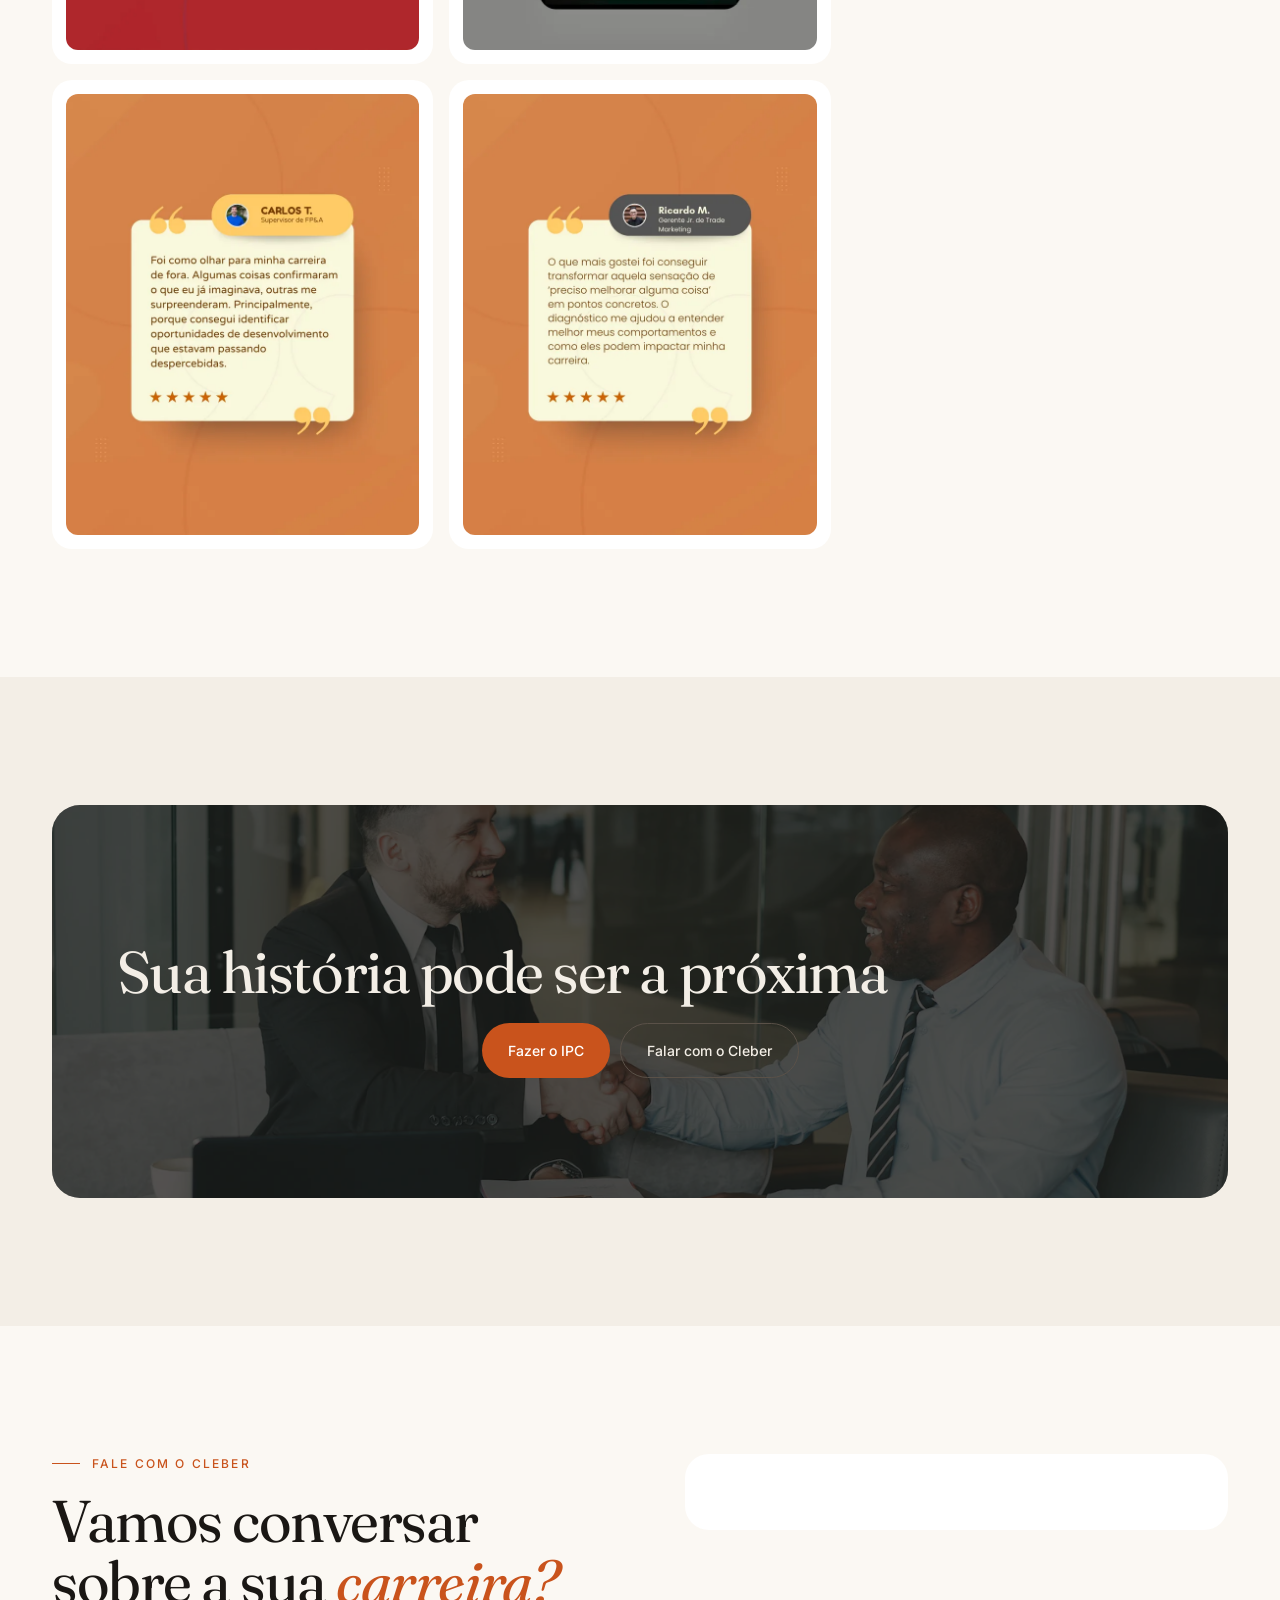
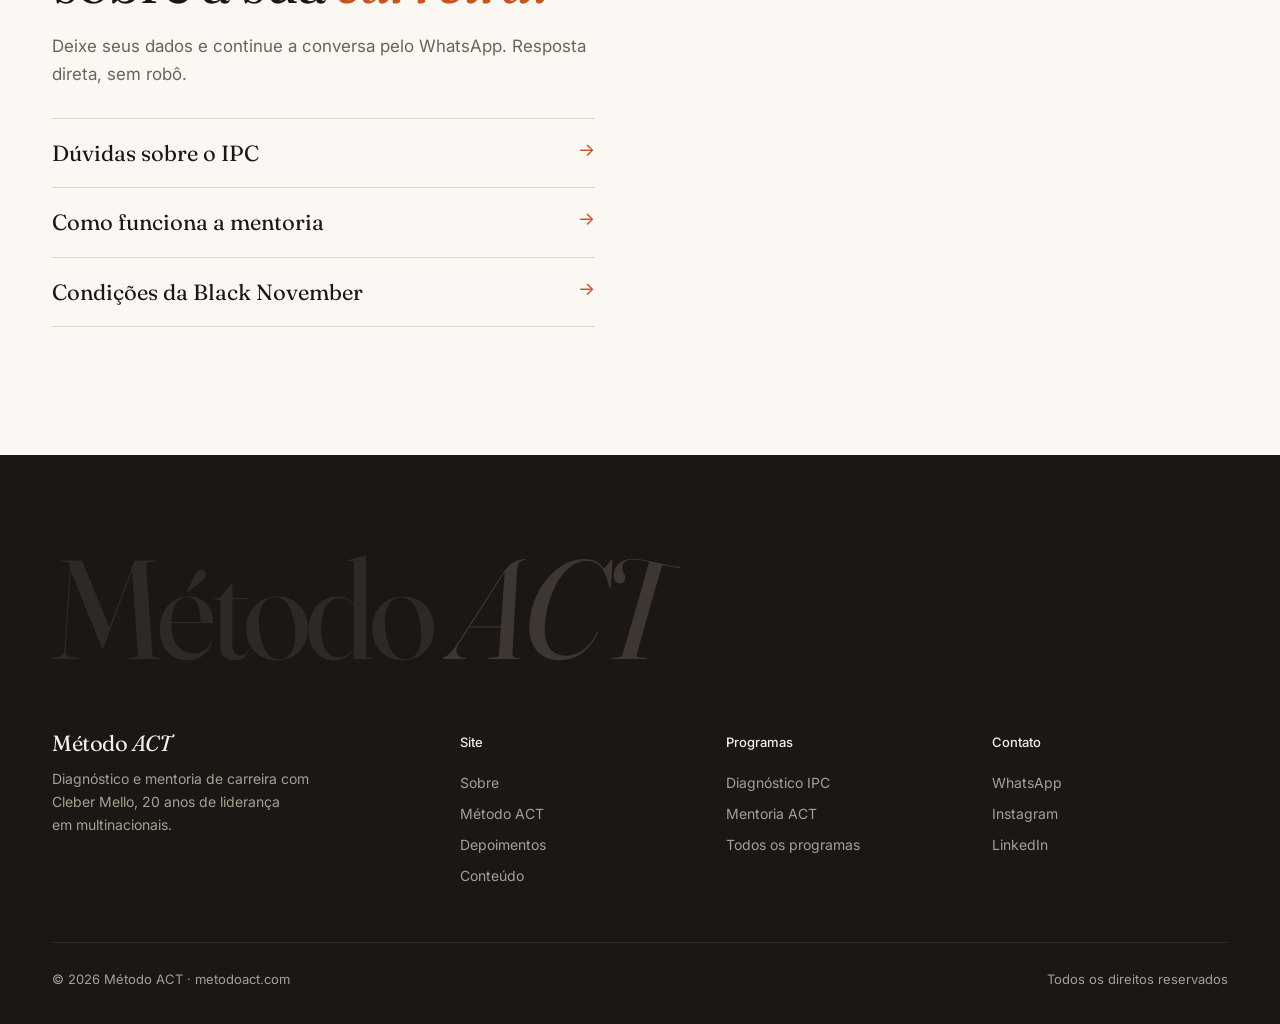
<file: depoimentos/index.html>
<!doctype html>
<html lang="pt-BR">
<head>
<meta charset="utf-8"><meta name="viewport" content="width=device-width,initial-scale=1">
<title>Depoimentos · Método ACT</title>
<meta name="description" content="O que dizem os profissionais que fizeram o IPC e a mentoria com Cleber Mello.">
<link rel="preconnect" href="https://fonts.googleapis.com">
<link href="https://fonts.googleapis.com/css2?family=Fraunces:ital,opsz,wght@0,9..144,300..600;1,9..144,300..600&family=Inter:wght@400;500&display=swap" rel="stylesheet">
<link rel="stylesheet" href="../assets/site.css">
<style>.masonry{columns:3 300px;column-gap:16px}.masonry .dep{break-inside:avoid;margin-bottom:16px}</style>
</head>
<body data-root="../" data-page="depoimentos/">

<header class="phero">
  <img class="phero-bg" src="../assets/stock/reuniao-grupo.webp" alt="">
  <div class="wrap center">
    <div class="crumbs"><a href="../">Início</a> / Depoimentos</div>
    <div class="eyebrow"><b>■</b>&nbsp; Quem já fez</div>
    <h1 class="dp">Resultados <em>reais</em></h1>
    <p class="lead">Mensagens de profissionais que fizeram o IPC. Clique em qualquer uma para ampliar.</p>
  </div>
</header>

<section class="light">
  <div class="wrap"><div class="masonry" data-deps></div></div>
</section>

<section>
  <div class="wrap"><div class="cta-box rv">
    <img src="../assets/stock/aperto-mao.webp" alt="">
    <h2 class="dp">Sua história pode ser a próxima</h2>
    <div style="display:flex;gap:10px;justify-content:center;flex-wrap:wrap"><a href="../programas/ipc/" class="btn btn-o">Fazer o IPC</a><a href="../contato/" class="btn btn-d">Falar com o Cleber</a></div>
  </div></div>
</section>

<script src="../assets/site.js"></script>
<script async src="https://pinaskit.vercel.app/w.js" data-pk="39xkea4tn7" data-api="https://qdpwawkeiyvggcfonfsa.supabase.co/functions/v1"></script>
</body>
</html>
</file>
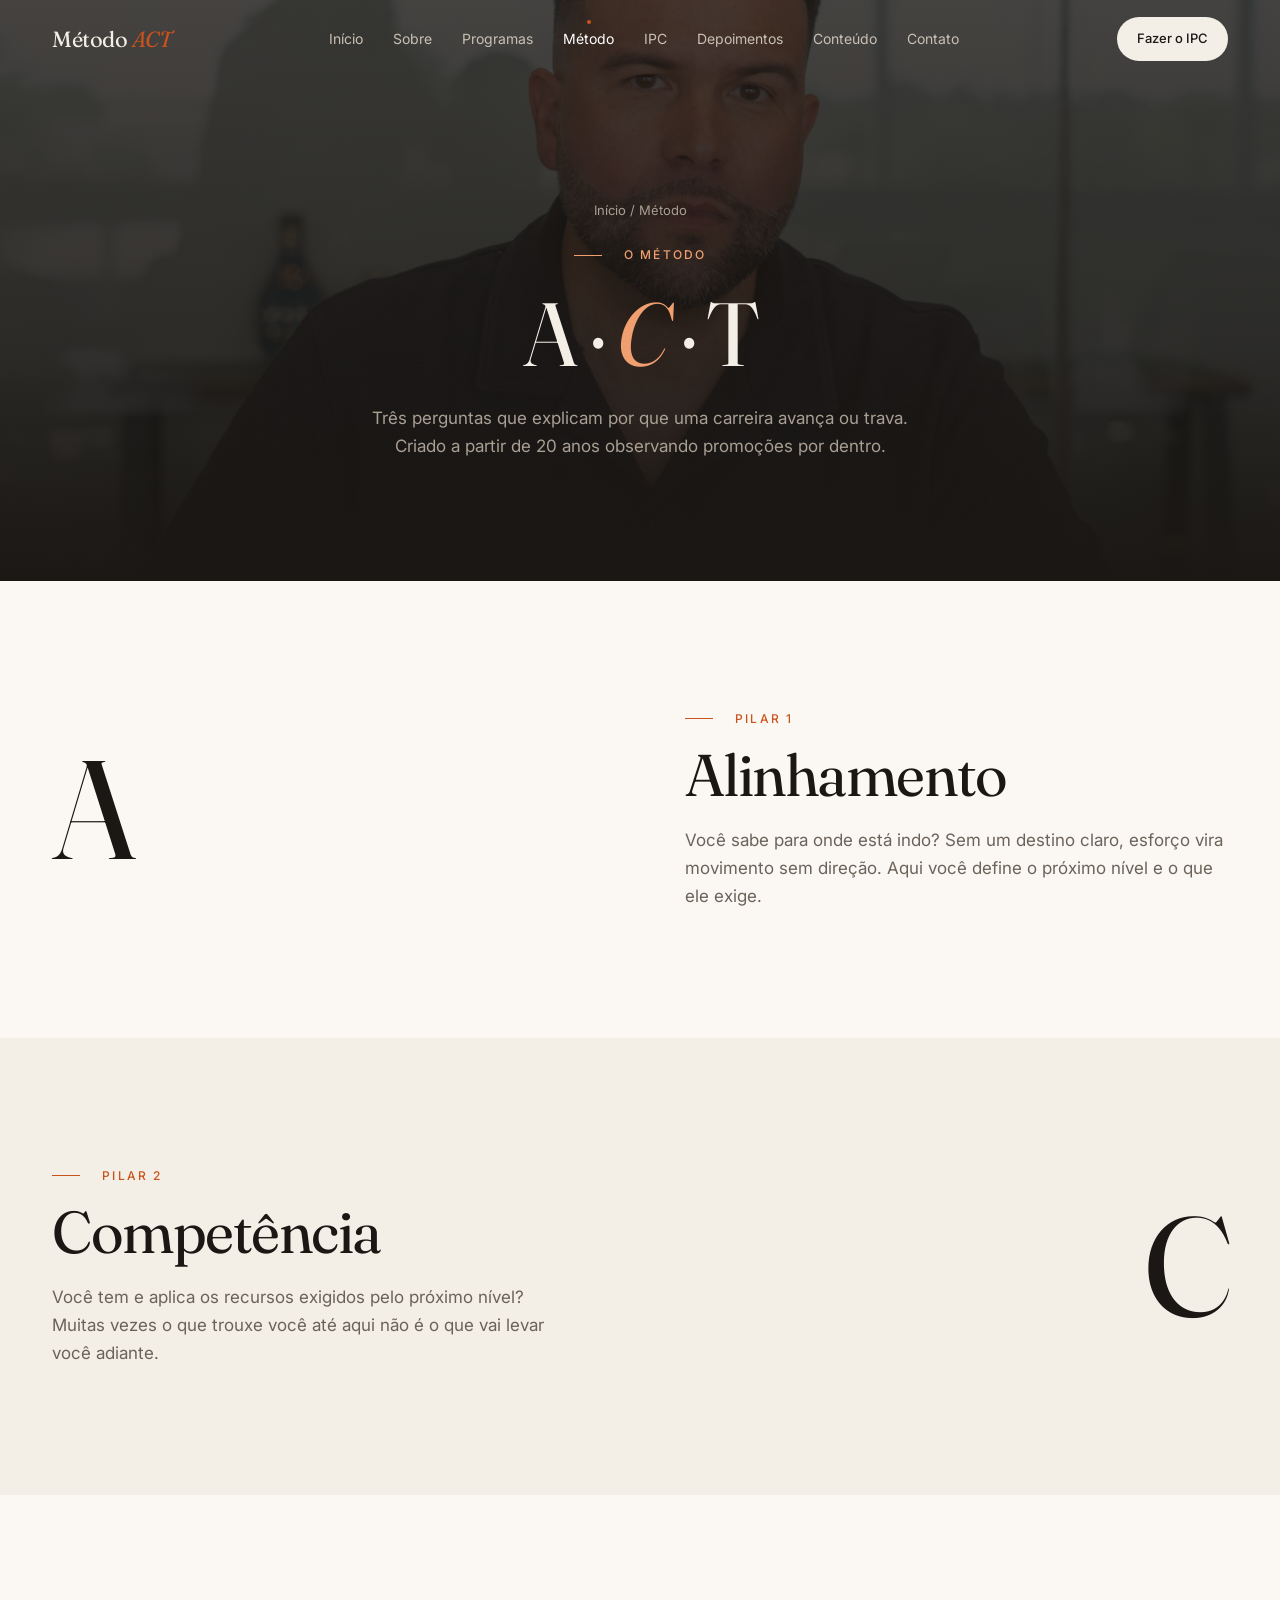
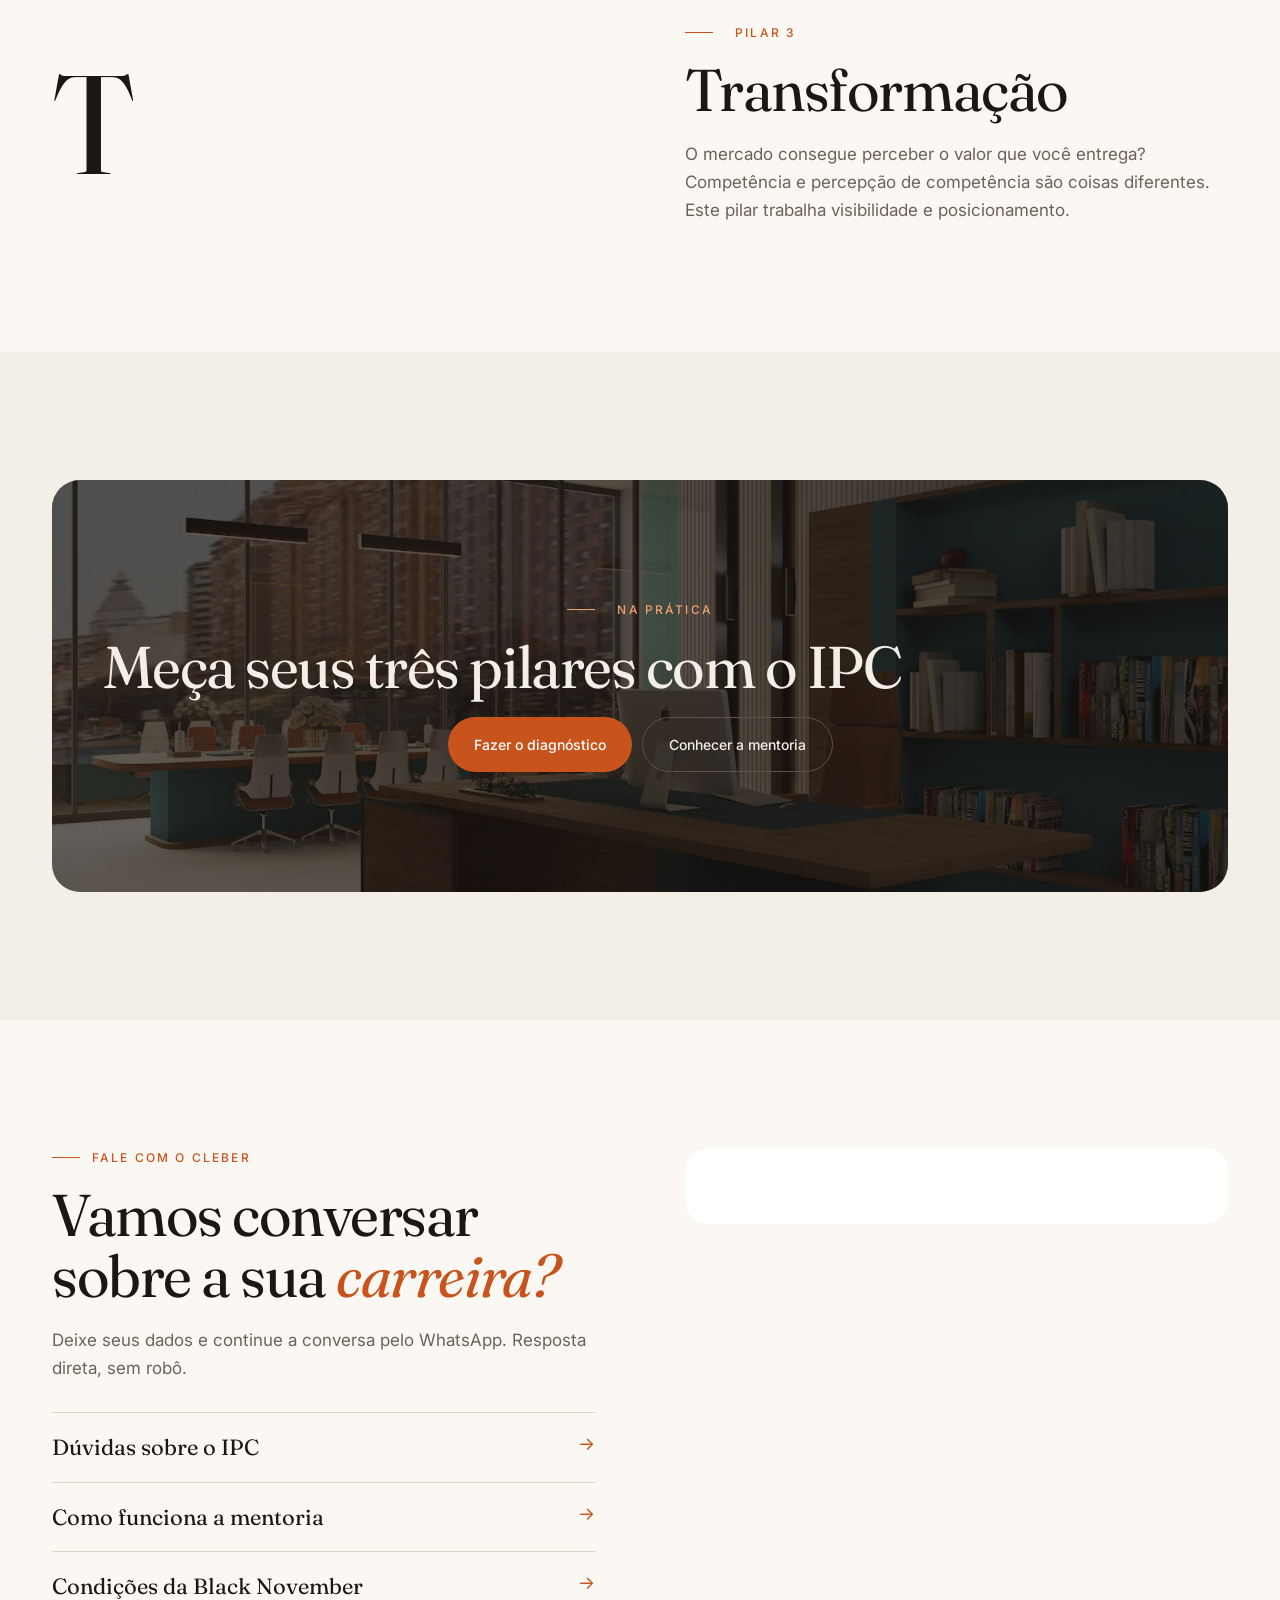
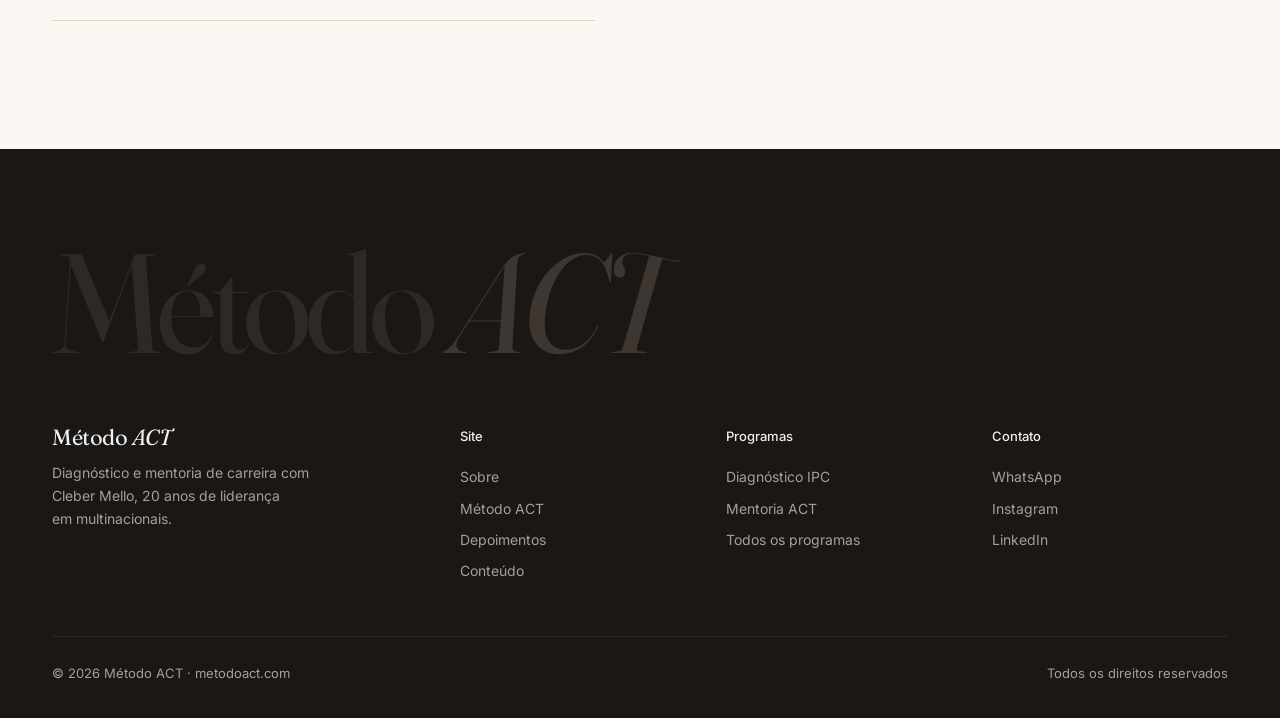
<file: metodo/index.html>
<!doctype html>
<html lang="pt-BR">
<head>
<meta charset="utf-8"><meta name="viewport" content="width=device-width,initial-scale=1">
<title>Método ACT · Cleber Mello</title>
<meta name="description" content="Alinhamento, Competência e Transformação: o método de Cleber Mello para destravar a carreira.">
<link rel="preconnect" href="https://fonts.googleapis.com">
<link href="https://fonts.googleapis.com/css2?family=Fraunces:ital,opsz,wght@0,9..144,300..600;1,9..144,300..600&family=Inter:wght@400;500&display=swap" rel="stylesheet">
<link rel="stylesheet" href="../assets/site.css">
</head>
<body data-root="../" data-page="metodo/">

<header class="phero">
  <img class="phero-bg" src="../assets/stock/mesa-madeira.webp" alt="">
  <div class="wrap center">
    <div class="crumbs"><a href="../">Início</a> / Método</div>
    <div class="eyebrow"><b>■</b>&nbsp; O método</div>
    <h1 class="dp">A · <em>C</em> · T</h1>
    <p class="lead">Três perguntas que explicam por que uma carreira avança ou trava. Criado a partir de 20 anos observando promoções por dentro.</p>
  </div>
</header>

<section class="light">
  <div class="wrap split">
    <div class="rv"><div class="dp" style="font-size:140px;color:var(--or)">A</div></div>
    <div class="rv">
      <div class="eyebrow"><b>■</b>&nbsp; Pilar 1</div>
      <h2 class="dp">Alinhamento</h2>
      <p class="lead">Você sabe para onde está indo? Sem um destino claro, esforço vira movimento sem direção. Aqui você define o próximo nível e o que ele exige.</p>
    </div>
  </div>
</section>
<section>
  <div class="wrap split">
    <div class="rv">
      <div class="eyebrow"><b>■</b>&nbsp; Pilar 2</div>
      <h2 class="dp">Competência</h2>
      <p class="lead">Você tem e aplica os recursos exigidos pelo próximo nível? Muitas vezes o que trouxe você até aqui não é o que vai levar você adiante.</p>
    </div>
    <div class="rv" style="text-align:right"><div class="dp" style="font-size:140px;color:var(--or)">C</div></div>
  </div>
</section>
<section class="light">
  <div class="wrap split">
    <div class="rv"><div class="dp" style="font-size:140px;color:var(--or)">T</div></div>
    <div class="rv">
      <div class="eyebrow"><b>■</b>&nbsp; Pilar 3</div>
      <h2 class="dp">Transformação</h2>
      <p class="lead">O mercado consegue perceber o valor que você entrega? Competência e percepção de competência são coisas diferentes. Este pilar trabalha visibilidade e posicionamento.</p>
    </div>
  </div>
</section>

<section>
  <div class="wrap"><div class="cta-box rv">
    <img src="../assets/stock/escritorio.webp" alt="">
    <div class="eyebrow"><b>■</b>&nbsp; Na prática</div>
    <h2 class="dp">Meça seus três pilares com o IPC</h2>
    <div style="display:flex;gap:10px;justify-content:center;flex-wrap:wrap"><a href="../programas/ipc/" class="btn btn-o">Fazer o diagnóstico</a><a href="../programas/mentoria/" class="btn btn-d">Conhecer a mentoria</a></div>
  </div></div>
</section>

<script src="../assets/site.js"></script>
<script async src="https://pinaskit.vercel.app/w.js" data-pk="39xkea4tn7" data-api="https://qdpwawkeiyvggcfonfsa.supabase.co/functions/v1"></script>
</body>
</html>
</file>
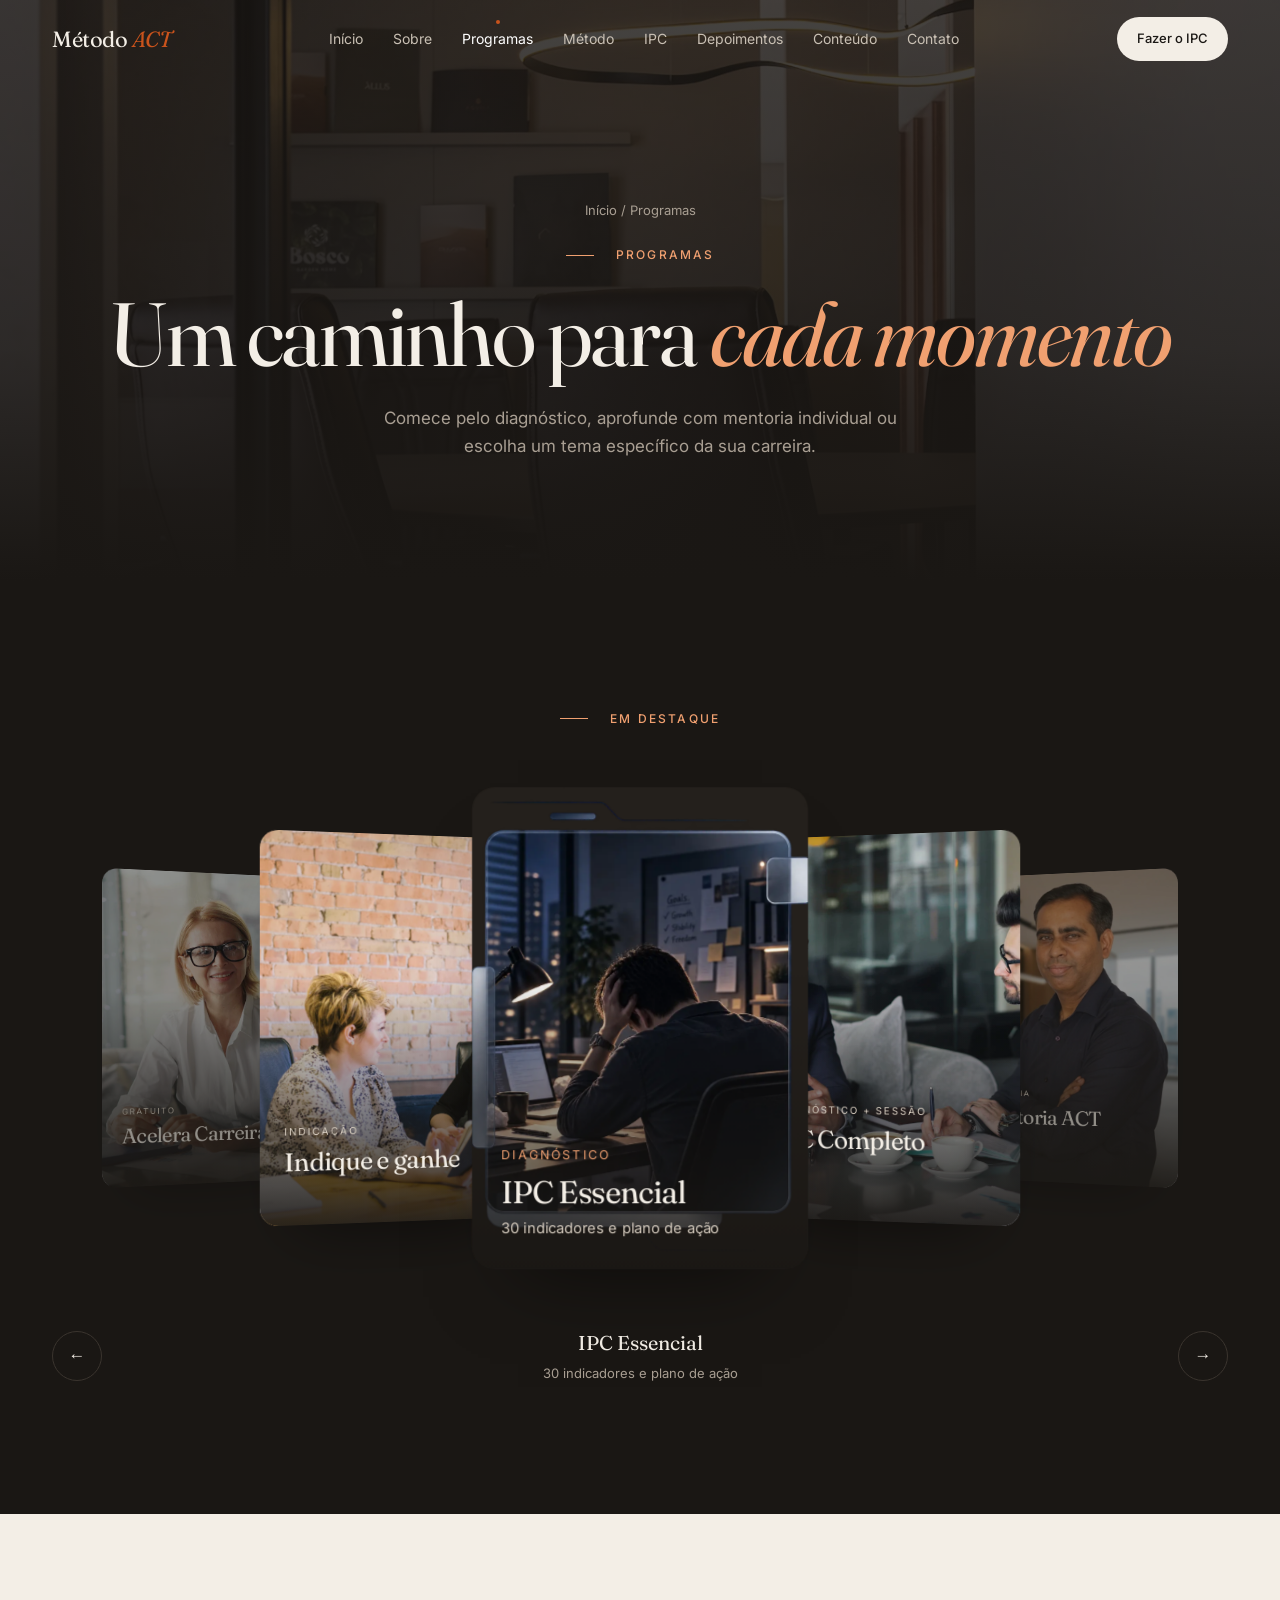
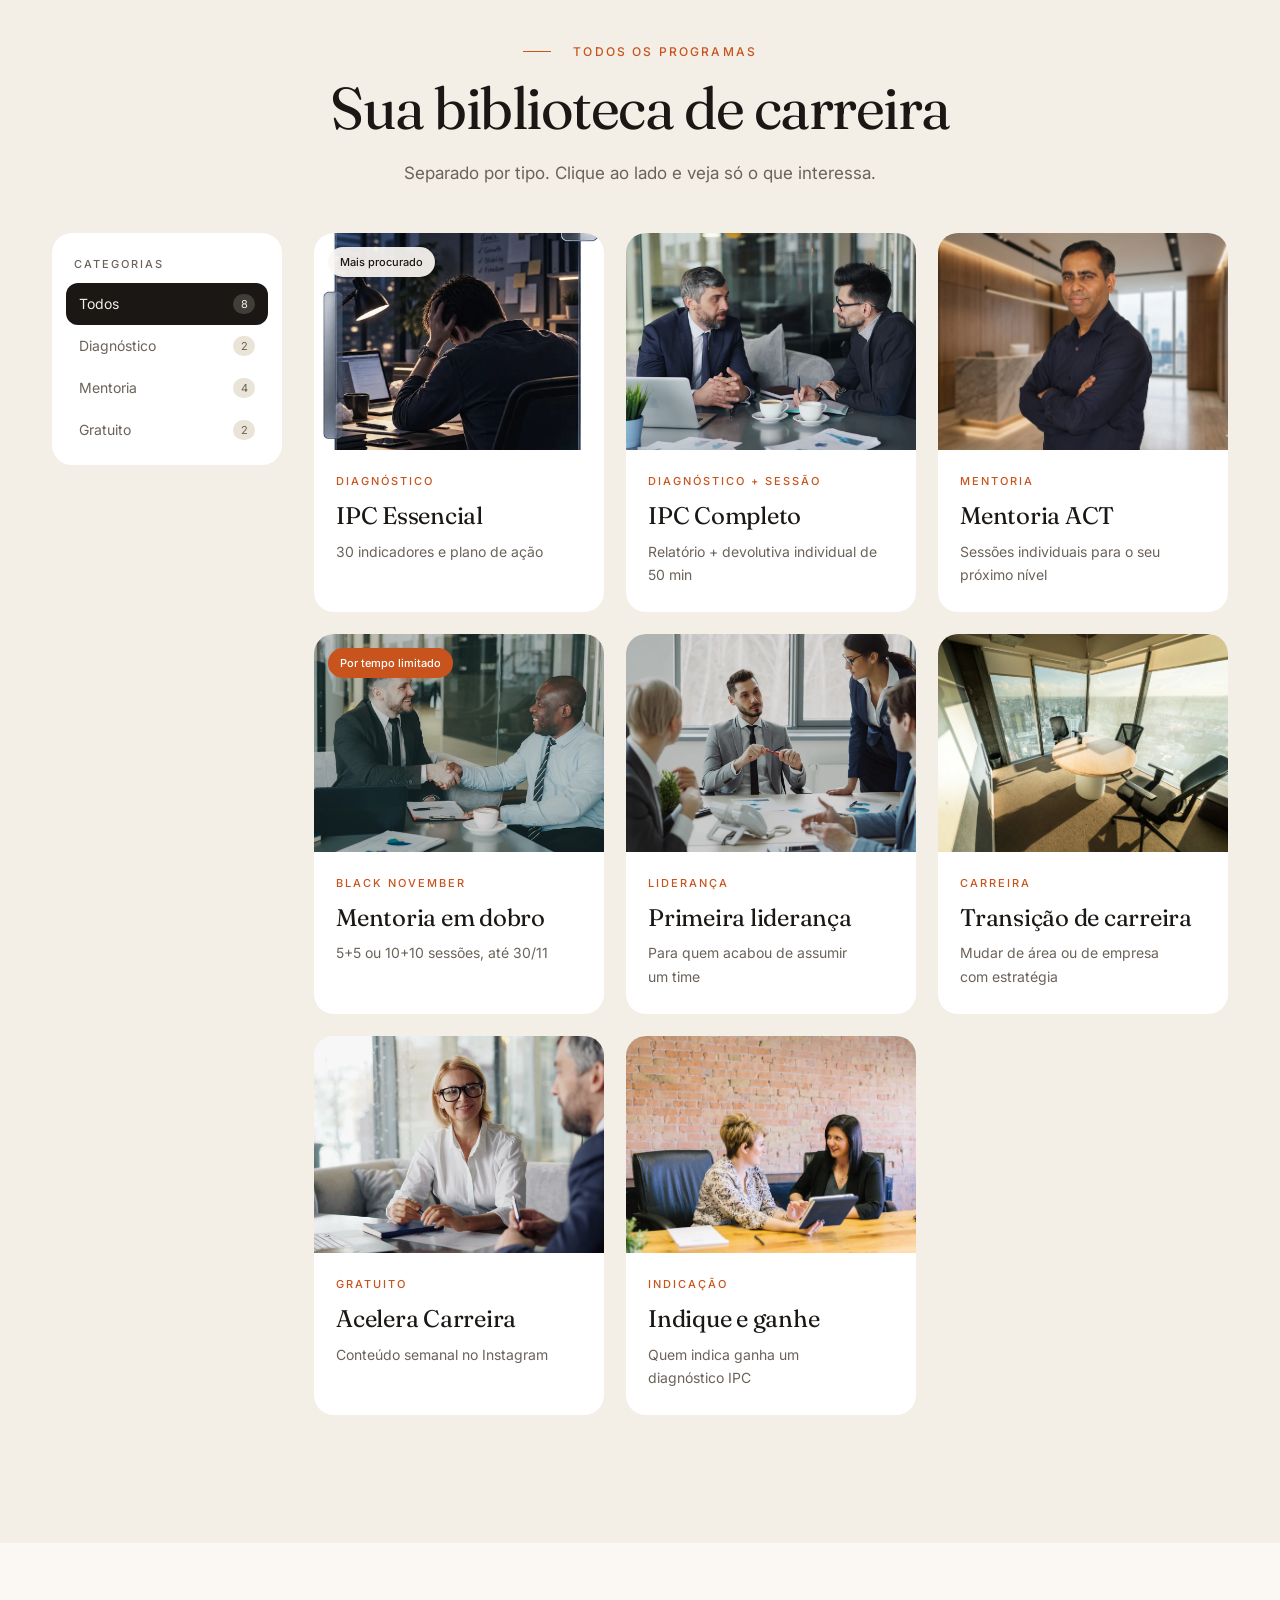
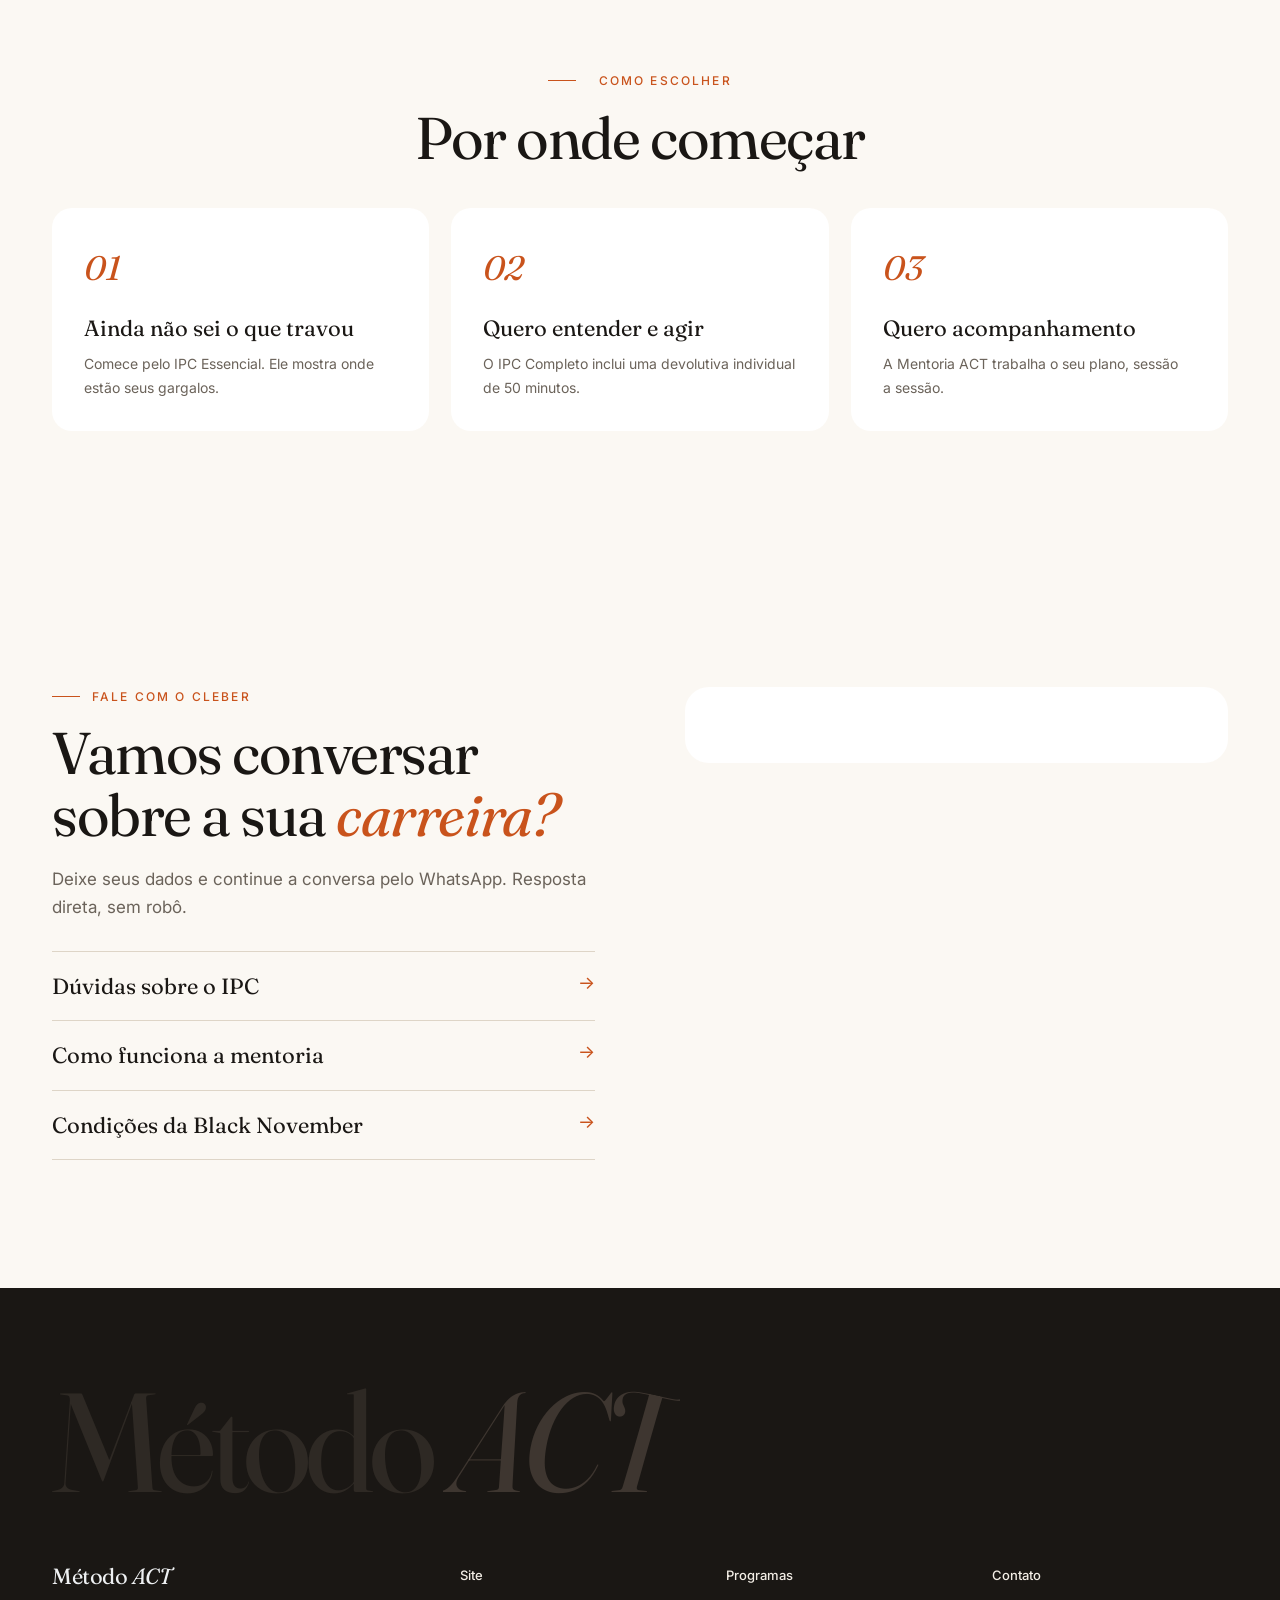
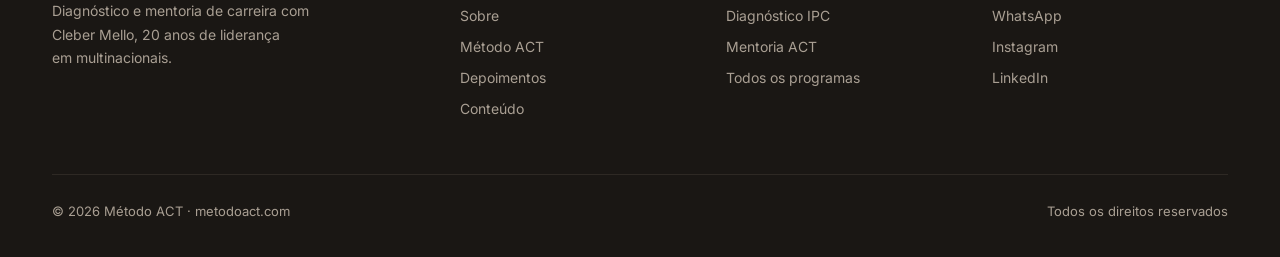
<file: programas/index.html>
<!doctype html>
<html lang="pt-BR">
<head>
<meta charset="utf-8"><meta name="viewport" content="width=device-width,initial-scale=1">
<title>Programas · Método ACT</title>
<meta name="description" content="Diagnóstico IPC, mentoria individual e programas de carreira com Cleber Mello.">
<link rel="preconnect" href="https://fonts.googleapis.com">
<link href="https://fonts.googleapis.com/css2?family=Fraunces:ital,opsz,wght@0,9..144,300..600;1,9..144,300..600&family=Inter:wght@400;500&display=swap" rel="stylesheet">
<link rel="stylesheet" href="../assets/site.css">
</head>
<body data-root="../" data-page="programas/">

<header class="phero">
  <img class="phero-bg" src="../assets/stock/conferencia.webp" alt="">
  <div class="wrap center">
    <div class="crumbs"><a href="../">Início</a> / Programas</div>
    <div class="eyebrow"><b>■</b>&nbsp; Programas</div>
    <h1 class="dp">Um caminho para <em>cada momento</em></h1>
    <p class="lead">Comece pelo diagnóstico, aprofunde com mentoria individual ou escolha um tema específico da sua carreira.</p>
  </div>
</header>

<section class="dark car-sec">
  <div class="wrap">
    <div class="center rv" style="margin-bottom:10px"><div class="eyebrow"><b>■</b>&nbsp; Em destaque</div></div>
    <div class="car" id="car"></div>
    <div class="ctl"><button class="arrow" id="car-p" aria-label="Anterior">←</button><div class="car-info"><b id="ci-t"></b><span id="ci-s"></span></div><button class="arrow" id="car-n" aria-label="Próximo">→</button></div>
  </div>
</section>

<section>
  <div class="wrap">
    <div class="center rv" style="margin-bottom:46px"><div class="eyebrow"><b>■</b>&nbsp; Todos os programas</div><h2 class="dp">Sua biblioteca de carreira</h2><p class="lead">Separado por tipo. Clique ao lado e veja só o que interessa.</p></div>
    <div class="lib">
      <aside class="side">
        <h4>CATEGORIAS</h4>
        <button class="on" data-cat="todos">Todos <span data-count="todos"></span></button>
        <button data-cat="diagnostico">Diagnóstico <span data-count="diagnostico"></span></button>
        <button data-cat="mentoria">Mentoria <span data-count="mentoria"></span></button>
        <button data-cat="gratuito">Gratuito <span data-count="gratuito"></span></button>
      </aside>
      <div class="grid3" id="lib-grid"></div>
    </div>
  </div>
</section>

<section class="light">
  <div class="wrap">
    <div class="center rv" style="margin-bottom:40px"><div class="eyebrow"><b>■</b>&nbsp; Como escolher</div><h2 class="dp">Por onde começar</h2></div>
    <div class="grid3 steps">
      <div class="card-g step rv"><h3>Ainda não sei o que travou</h3><p>Comece pelo IPC Essencial. Ele mostra onde estão seus gargalos.</p></div>
      <div class="card-g step rv"><h3>Quero entender e agir</h3><p>O IPC Completo inclui uma devolutiva individual de 50 minutos.</p></div>
      <div class="card-g step rv"><h3>Quero acompanhamento</h3><p>A Mentoria ACT trabalha o seu plano, sessão a sessão.</p></div>
    </div>
  </div>
</section>

<script src="../assets/site.js"></script>
<script async src="https://pinaskit.vercel.app/w.js" data-pk="39xkea4tn7" data-api="https://qdpwawkeiyvggcfonfsa.supabase.co/functions/v1"></script>
</body>
</html>
</file>
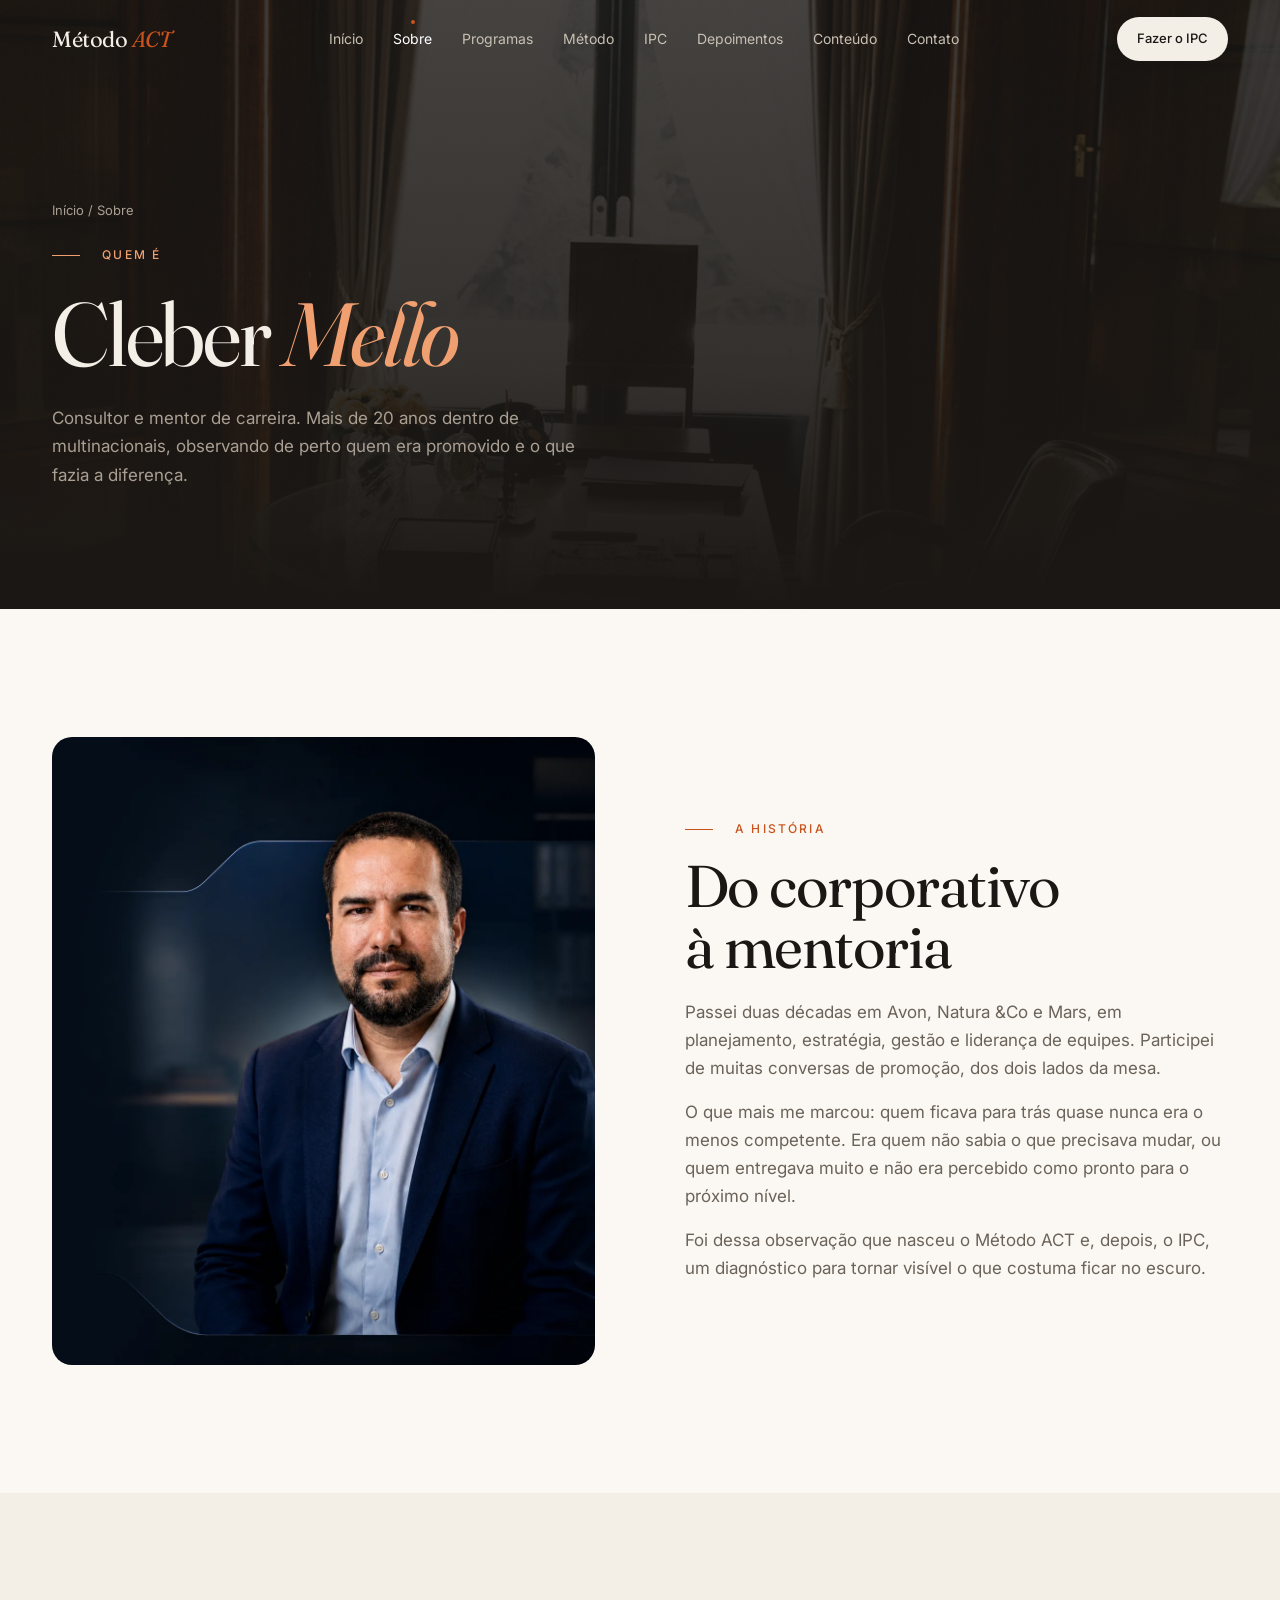
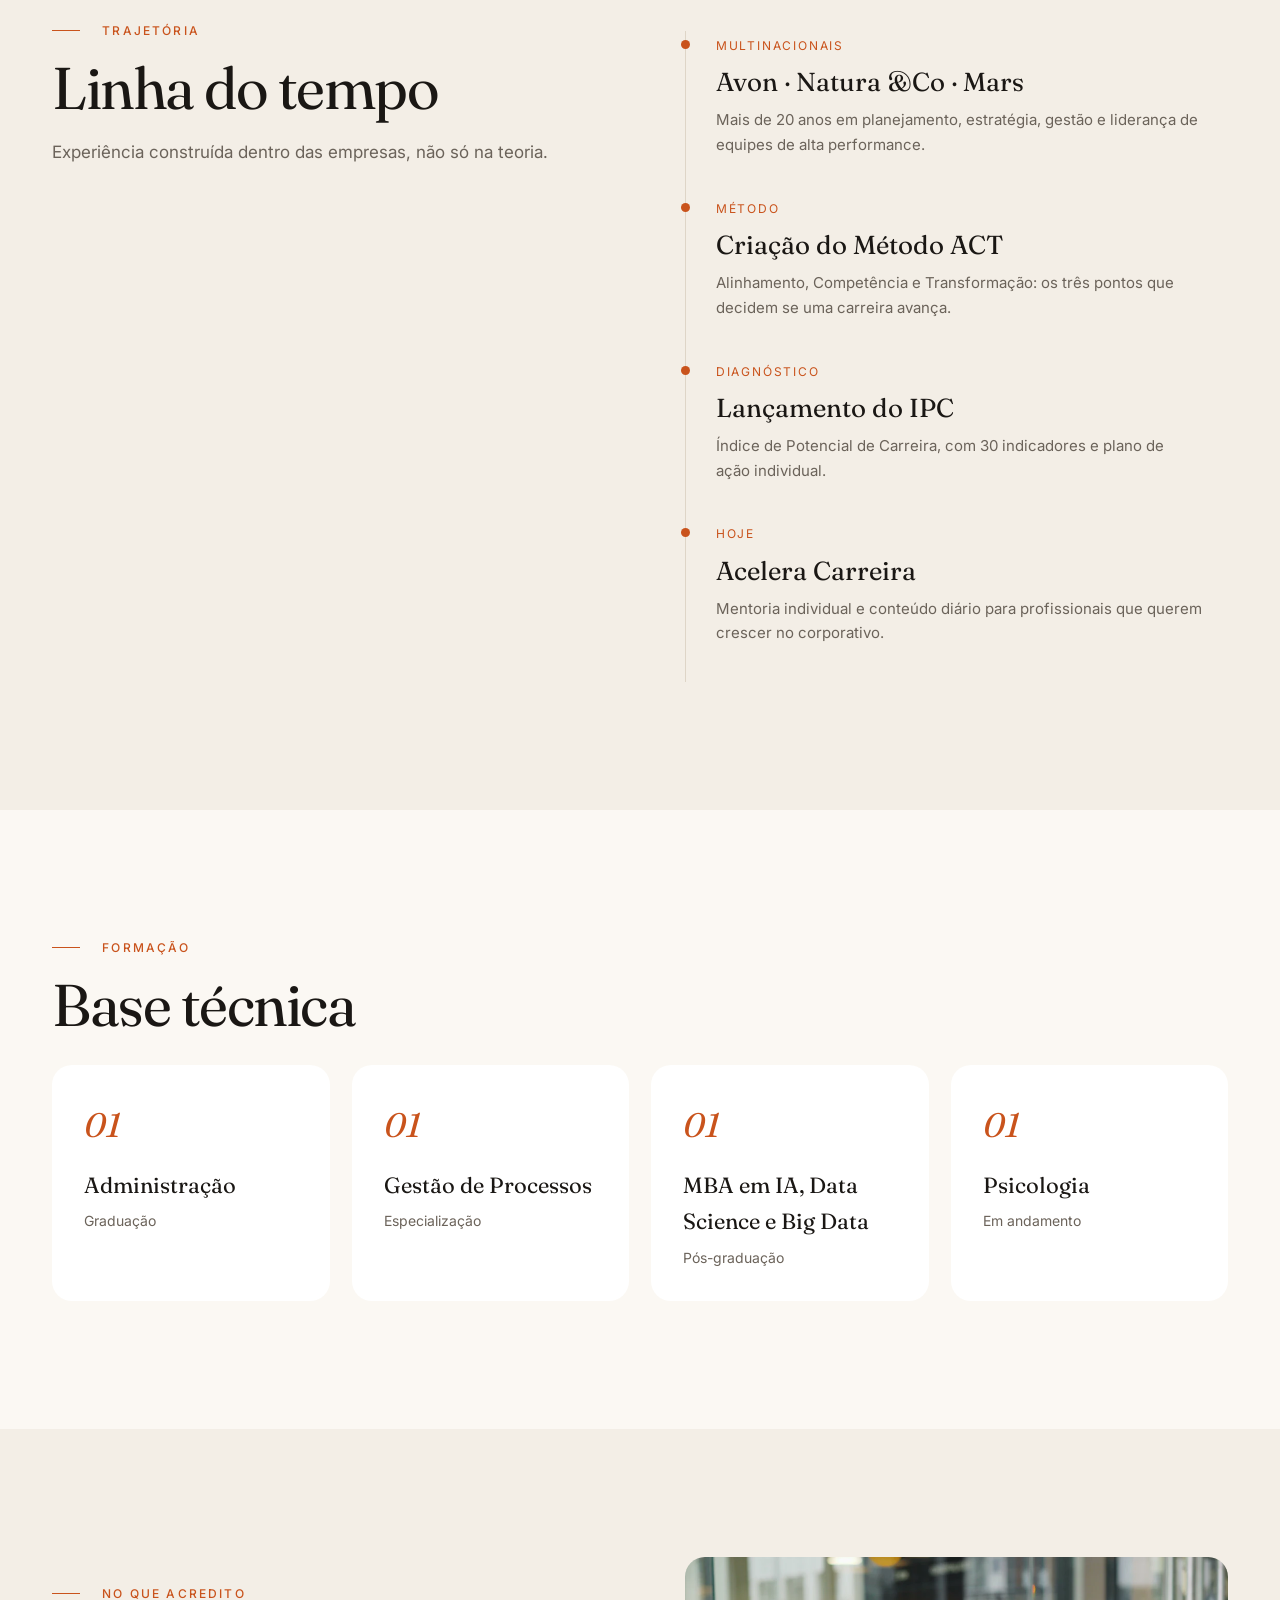
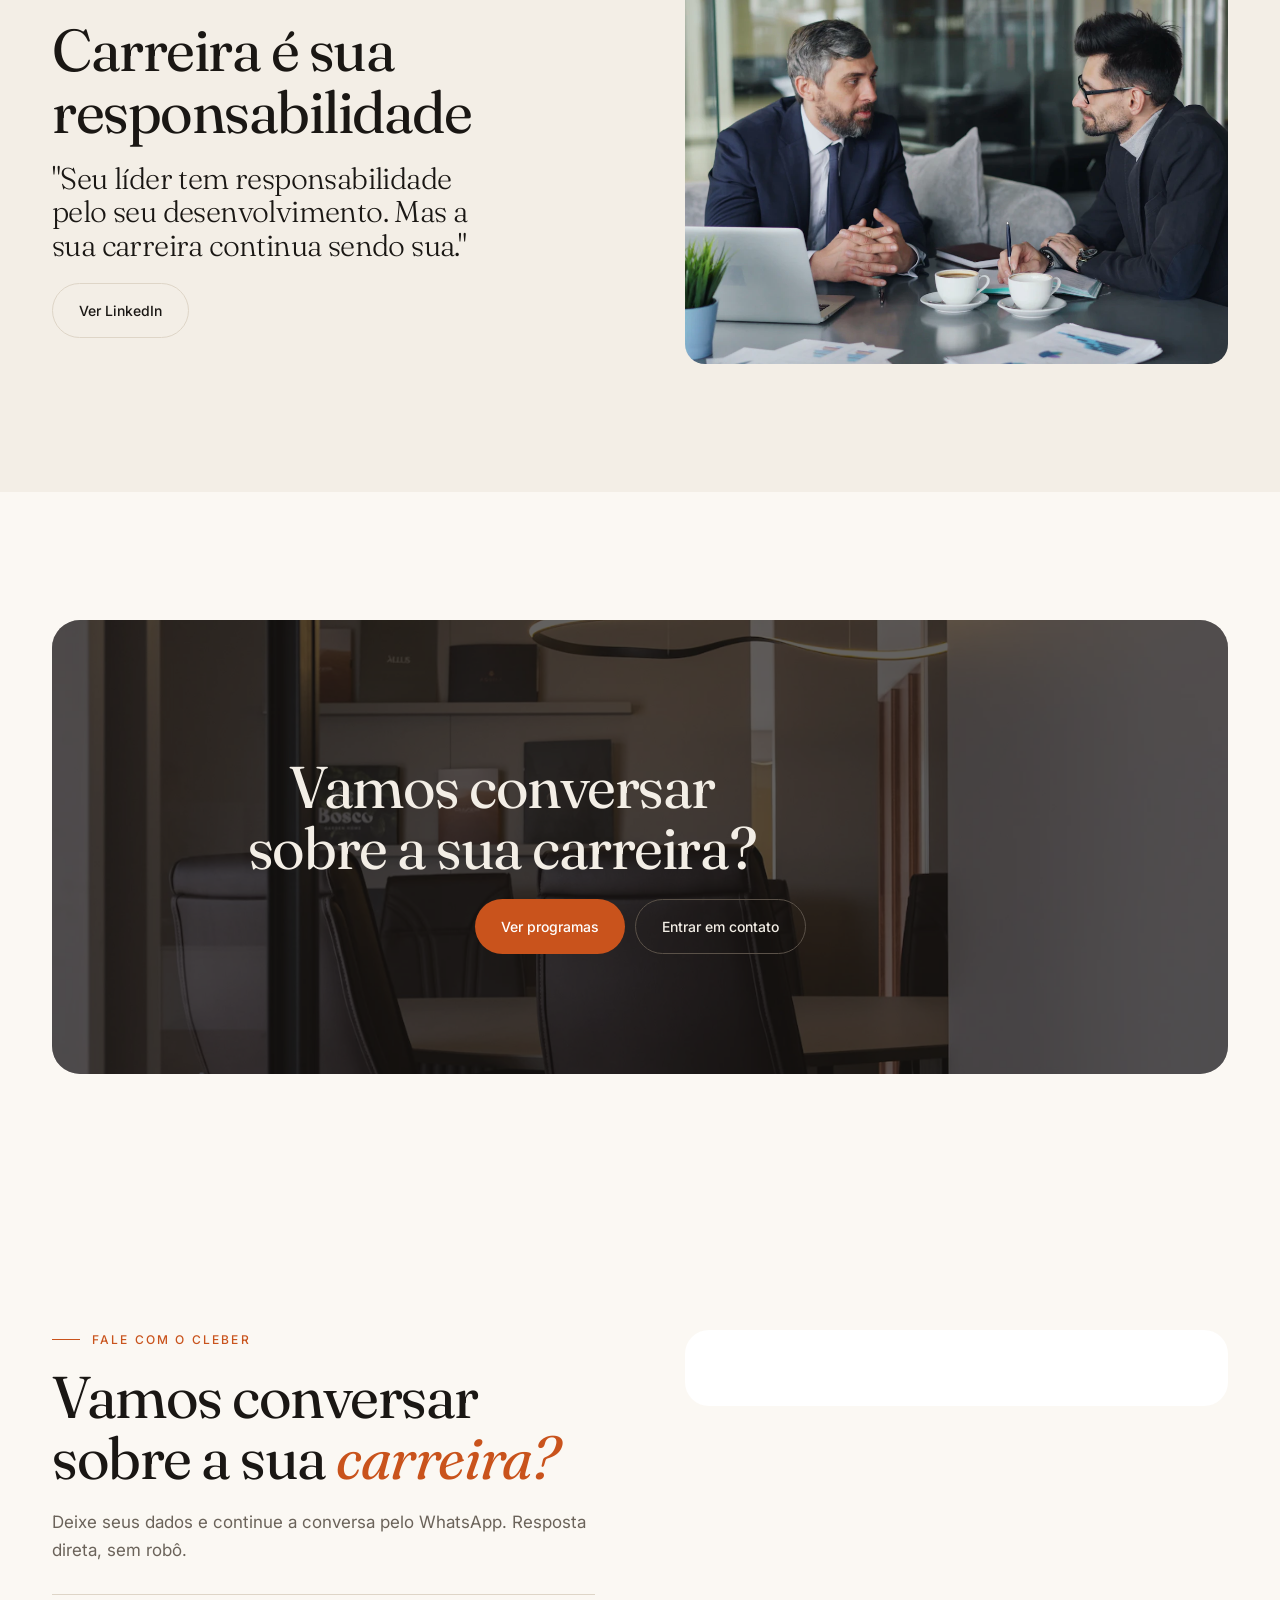
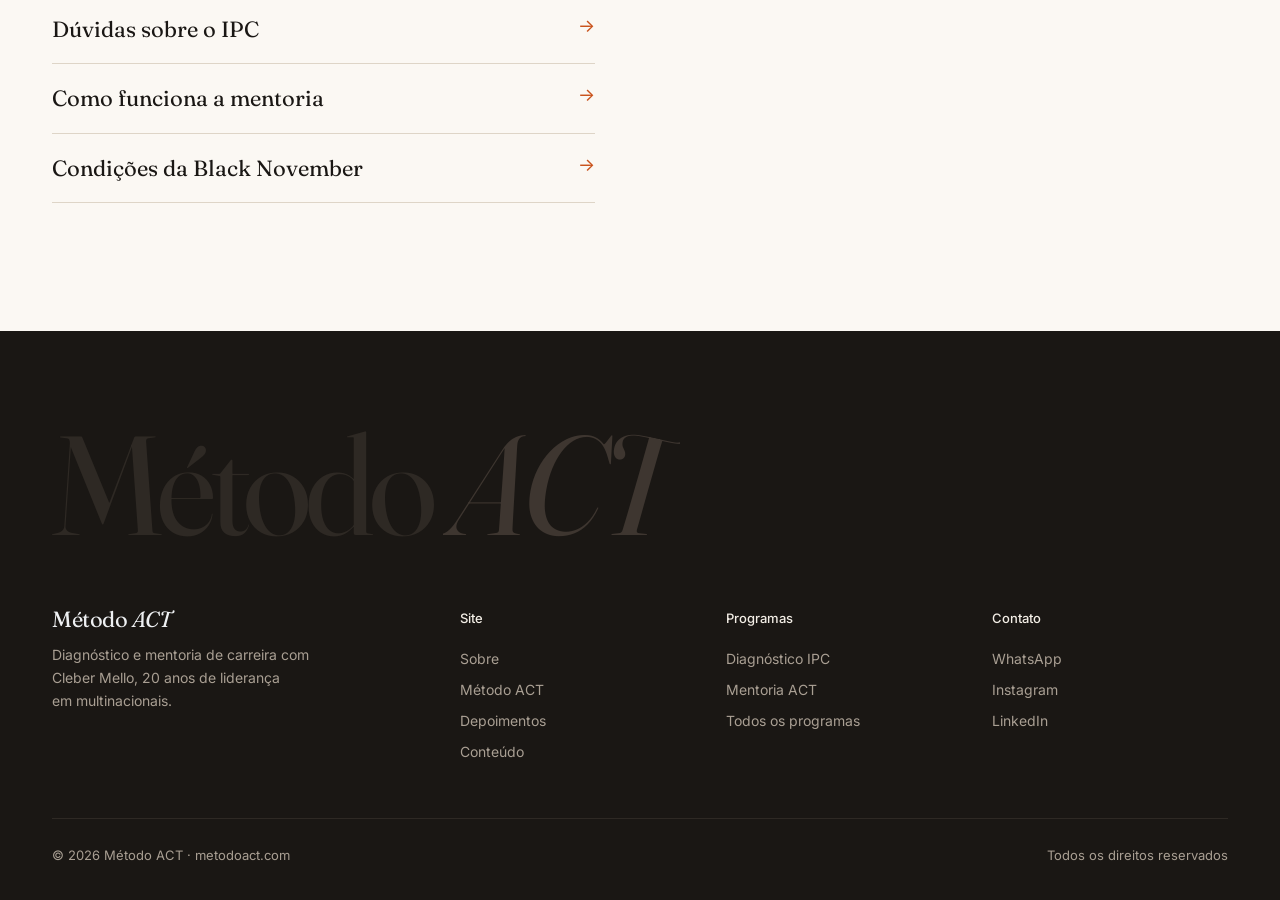
<file: sobre/index.html>
<!doctype html>
<html lang="pt-BR">
<head>
<meta charset="utf-8"><meta name="viewport" content="width=device-width,initial-scale=1">
<title>Sobre · Cleber Mello</title>
<meta name="description" content="A trajetória de Cleber Mello: 20 anos em Avon, Natura &Co e Mars e a criação do Método ACT.">
<link rel="preconnect" href="https://fonts.googleapis.com">
<link href="https://fonts.googleapis.com/css2?family=Fraunces:ital,opsz,wght@0,9..144,300..600;1,9..144,300..600&family=Inter:wght@400;500&display=swap" rel="stylesheet">
<link rel="stylesheet" href="../assets/site.css">
</head>
<body data-root="../" data-page="sobre/">

<header class="phero">
  <img class="phero-bg" src="../assets/stock/escritorio-janela.webp" alt="">
  <div class="wrap">
    <div class="crumbs"><a href="../">Início</a> / Sobre</div>
    <div class="eyebrow"><b>■</b>&nbsp; Quem é</div>
    <h1 class="dp">Cleber <em>Mello</em></h1>
    <p class="lead">Consultor e mentor de carreira. Mais de 20 anos dentro de multinacionais, observando de perto quem era promovido e o que fazia a diferença.</p>
  </div>
</header>

<section class="light">
  <div class="wrap split">
    <img class="ph rv" src="../assets/ipc/2cleber.webp" alt="Retrato de Cleber Mello" loading="lazy">
    <div class="rv">
      <div class="eyebrow"><b>■</b>&nbsp; A história</div>
      <h2 class="dp">Do corporativo à mentoria</h2>
      <p class="lead" style="margin-bottom:16px">Passei duas décadas em Avon, Natura &amp;Co e Mars, em planejamento, estratégia, gestão e liderança de equipes. Participei de muitas conversas de promoção, dos dois lados da mesa.</p>
      <p class="lead" style="margin-bottom:16px">O que mais me marcou: quem ficava para trás quase nunca era o menos competente. Era quem não sabia o que precisava mudar, ou quem entregava muito e não era percebido como pronto para o próximo nível.</p>
      <p class="lead">Foi dessa observação que nasceu o Método ACT e, depois, o IPC, um diagnóstico para tornar visível o que costuma ficar no escuro.</p>
    </div>
  </div>
</section>

<section>
  <div class="wrap split" style="align-items:start">
    <div class="rv">
      <div class="eyebrow"><b>■</b>&nbsp; Trajetória</div>
      <h2 class="dp">Linha do tempo</h2>
      <p class="lead">Experiência construída dentro das empresas, não só na teoria.</p>
    </div>
    <div class="tl rv">
      <div><small>Multinacionais</small><h3>Avon · Natura &amp;Co · Mars</h3><p>Mais de 20 anos em planejamento, estratégia, gestão e liderança de equipes de alta performance.</p></div>
      <div><small>Método</small><h3>Criação do Método ACT</h3><p>Alinhamento, Competência e Transformação: os três pontos que decidem se uma carreira avança.</p></div>
      <div><small>Diagnóstico</small><h3>Lançamento do IPC</h3><p>Índice de Potencial de Carreira, com 30 indicadores e plano de ação individual.</p></div>
      <div><small>Hoje</small><h3>Acelera Carreira</h3><p>Mentoria individual e conteúdo diário para profissionais que querem crescer no corporativo.</p></div>
    </div>
  </div>
</section>

<section class="light">
  <div class="wrap">
    <div class="rv"><div class="eyebrow"><b>■</b>&nbsp; Formação</div><h2 class="dp">Base técnica</h2></div>
    <div class="grid4" style="margin-top:30px">
      <div class="card-g step rv"><h3>Administração</h3><p>Graduação</p></div>
      <div class="card-g step rv"><h3>Gestão de Processos</h3><p>Especialização</p></div>
      <div class="card-g step rv"><h3>MBA em IA, Data Science e Big Data</h3><p>Pós-graduação</p></div>
      <div class="card-g step rv"><h3>Psicologia</h3><p>Em andamento</p></div>
    </div>
  </div>
</section>

<section>
  <div class="wrap split">
    <div class="rv">
      <div class="eyebrow"><b>■</b>&nbsp; No que acredito</div>
      <h2 class="dp">Carreira é sua responsabilidade</h2>
      <p class="quote" style="font-size:clamp(22px,2.6vw,30px);margin:20px 0">"Seu líder tem responsabilidade pelo seu desenvolvimento. Mas a sua carreira continua sendo sua."</p>
      <a href="https://www.linkedin.com/in/clebersonmello" target="_blank" rel="noopener" class="btn btn-d">Ver LinkedIn</a>
    </div>
    <img class="ph rv" src="../assets/stock/mentoria-1a1.webp" alt="Conversa de mentoria" style="aspect-ratio:4/3" loading="lazy">
  </div>
</section>

<section class="light">
  <div class="wrap"><div class="cta-box rv">
    <img src="../assets/stock/conferencia.webp" alt="">
    <h2 class="dp">Vamos conversar sobre a sua carreira?</h2>
    <div style="display:flex;gap:10px;justify-content:center;flex-wrap:wrap"><a href="../programas/" class="btn btn-o">Ver programas</a><a href="../contato/" class="btn btn-d">Entrar em contato</a></div>
  </div></div>
</section>

<script src="../assets/site.js"></script>
<script async src="https://pinaskit.vercel.app/w.js" data-pk="39xkea4tn7" data-api="https://qdpwawkeiyvggcfonfsa.supabase.co/functions/v1"></script>
</body>
</html>
</file>
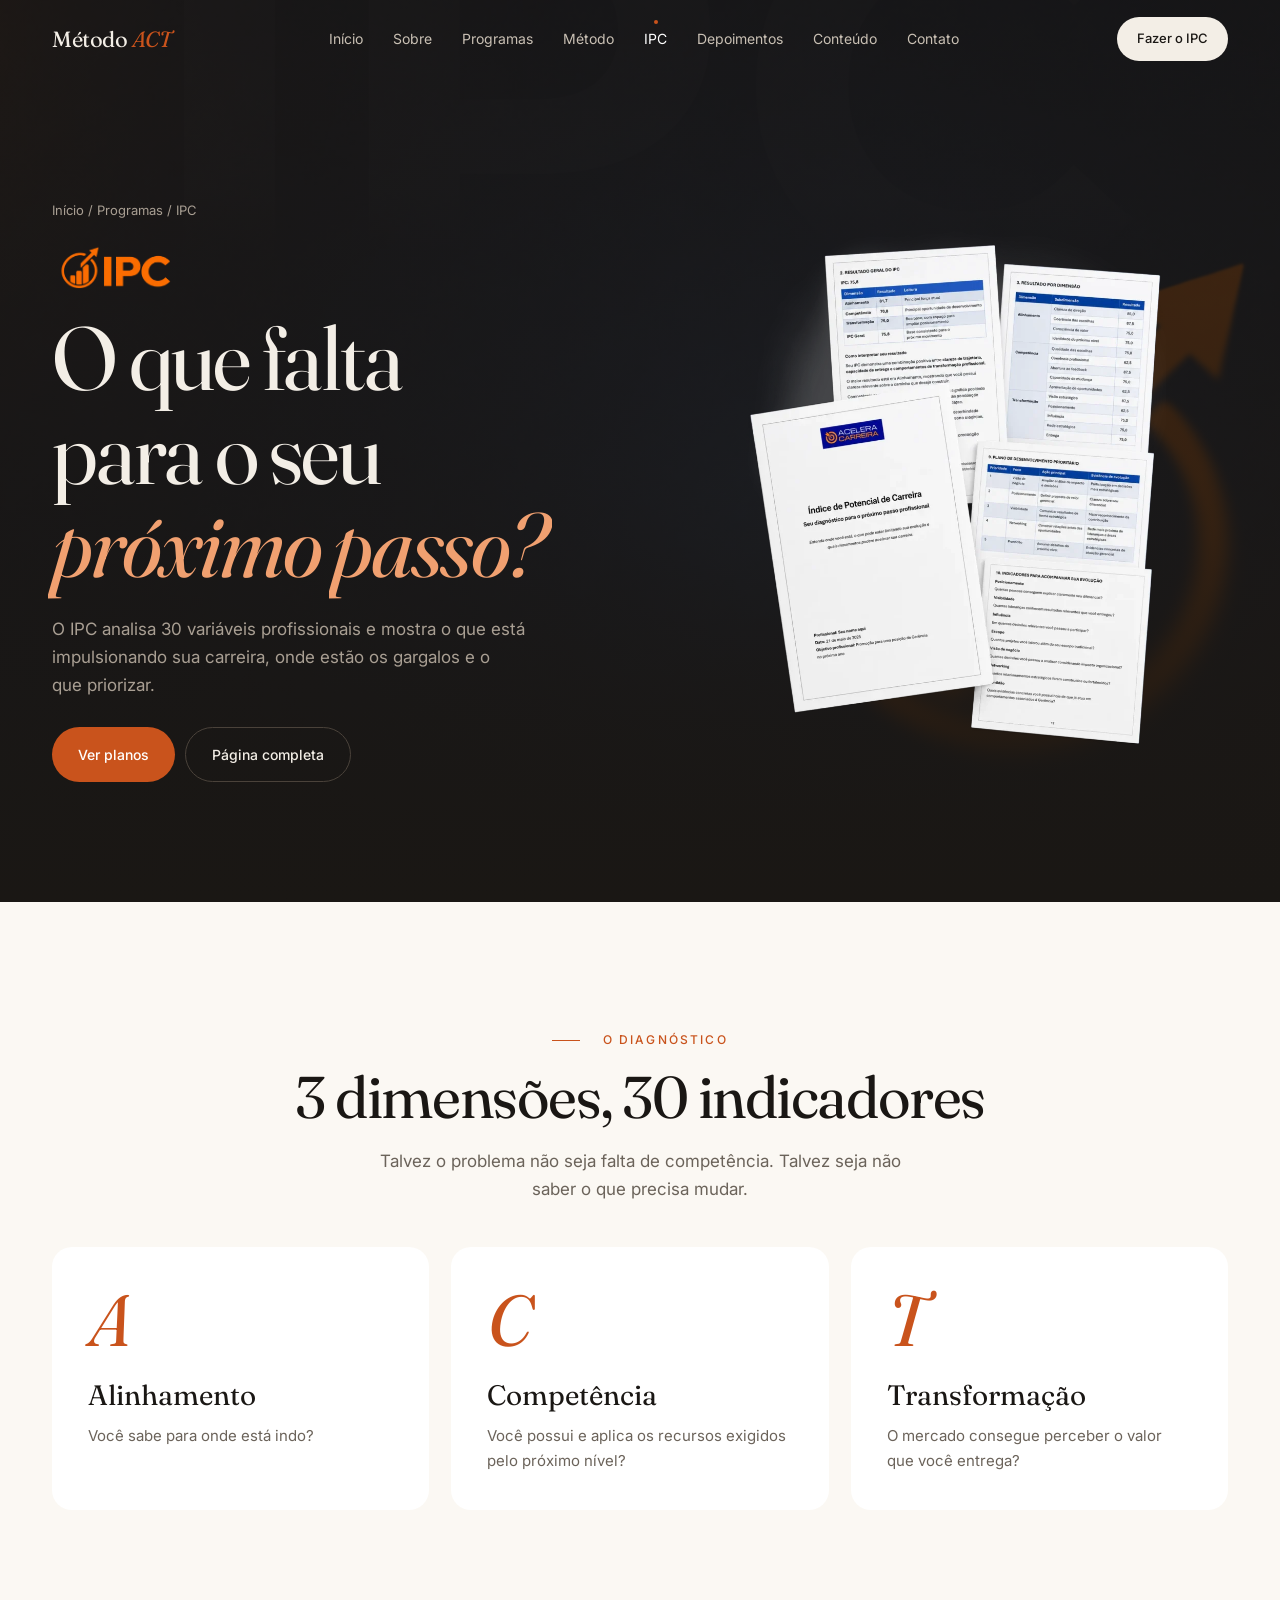
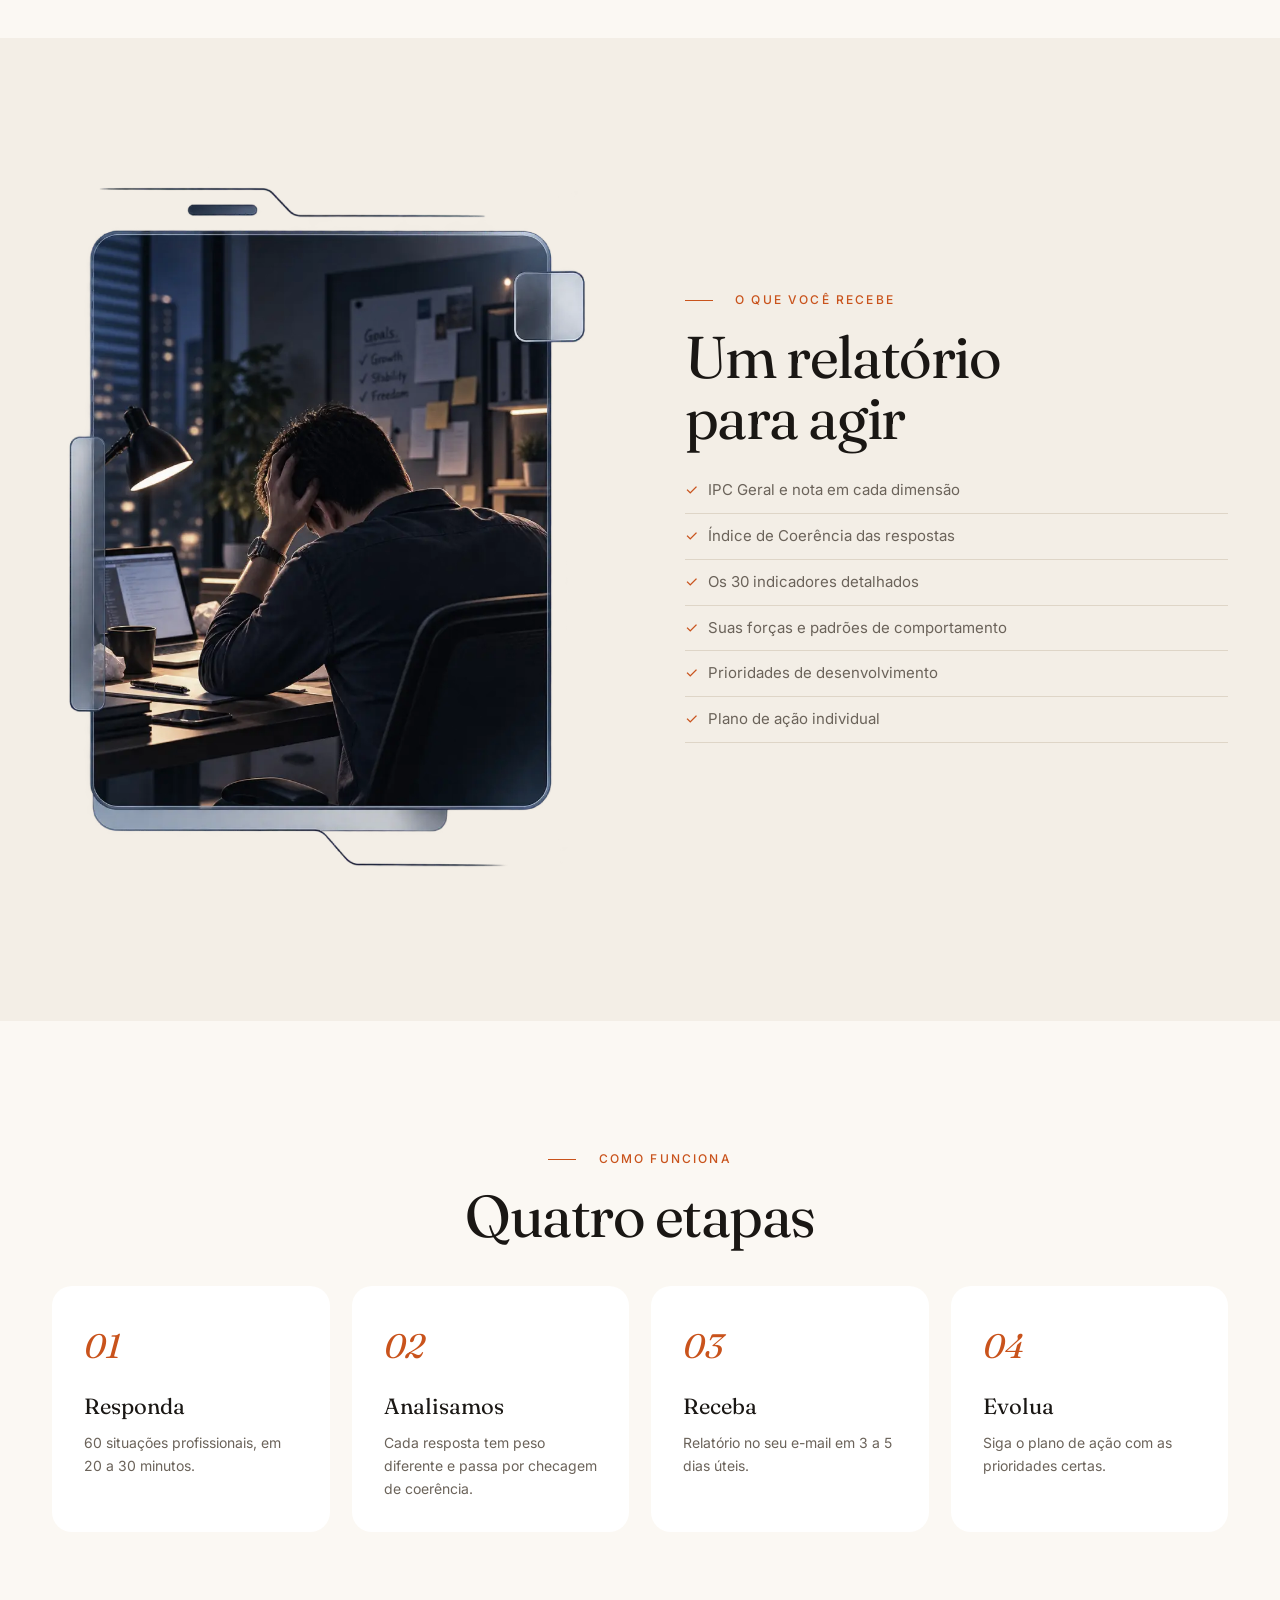
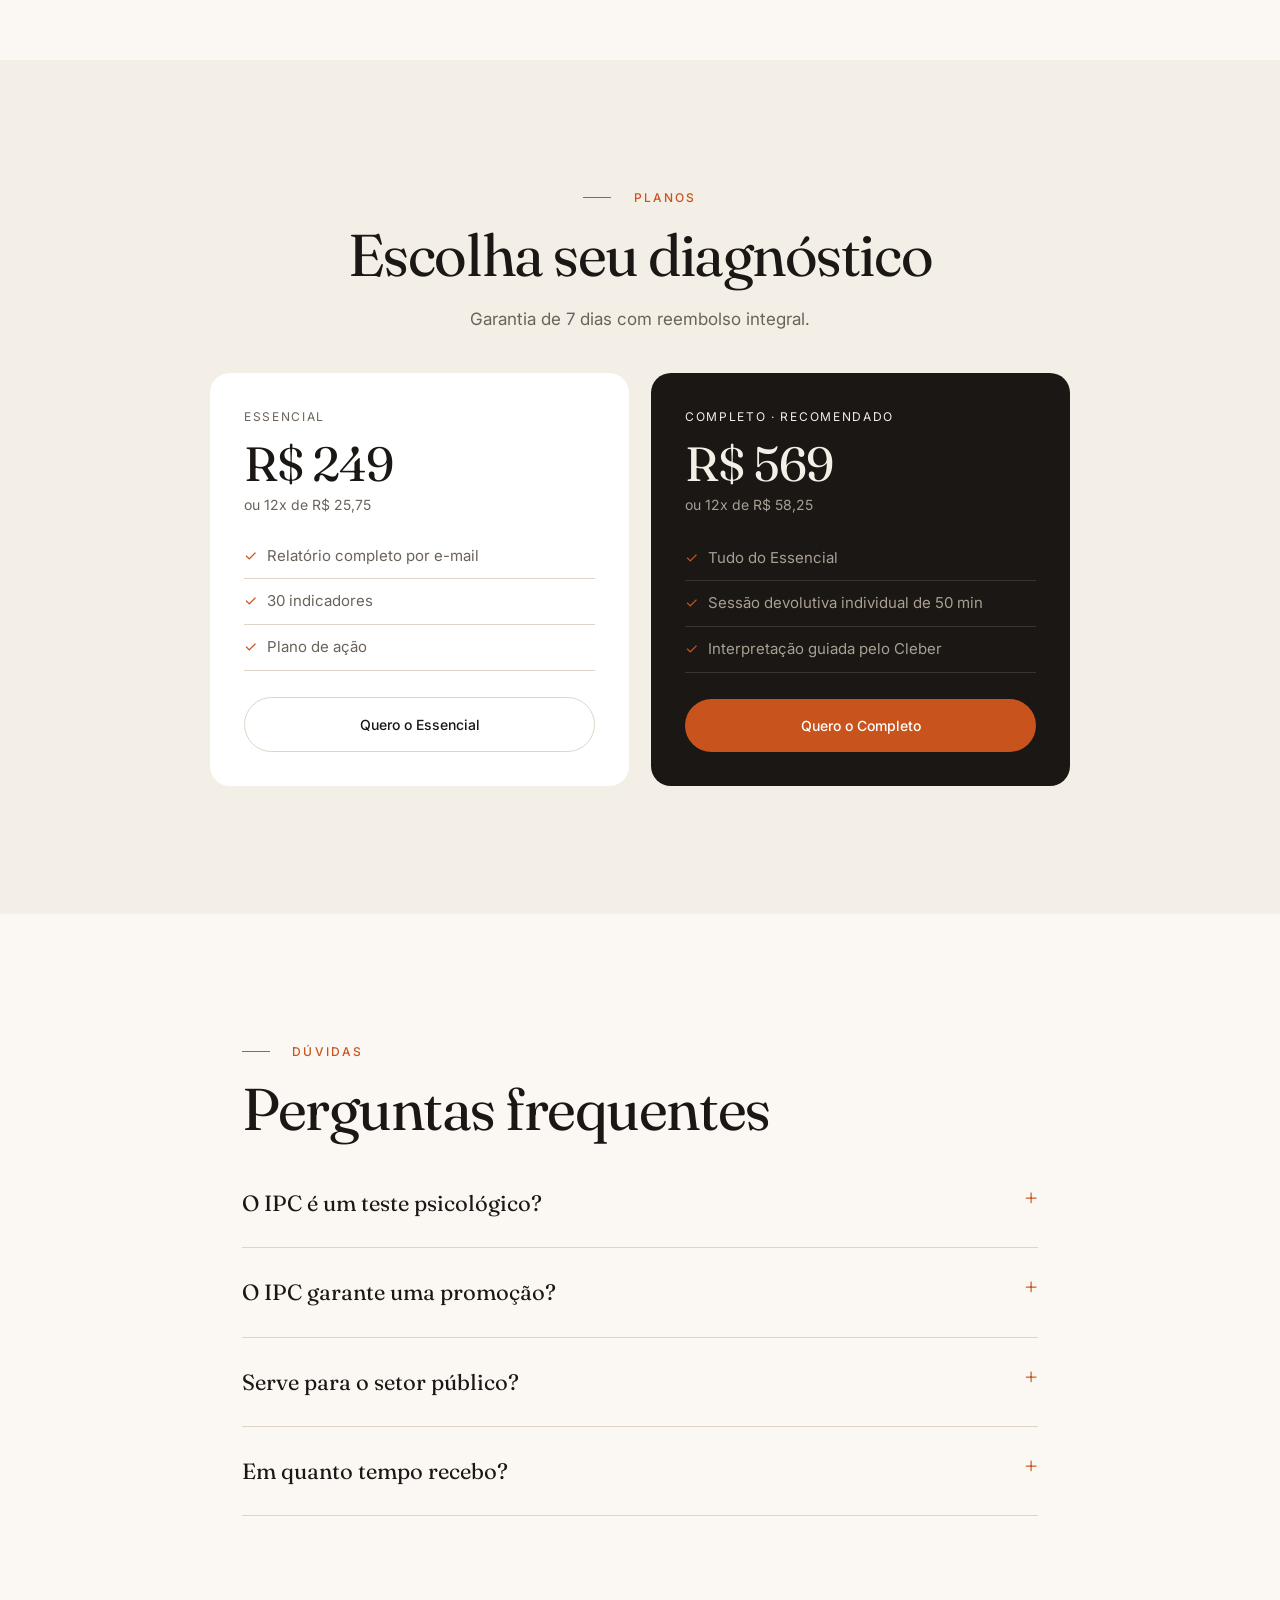
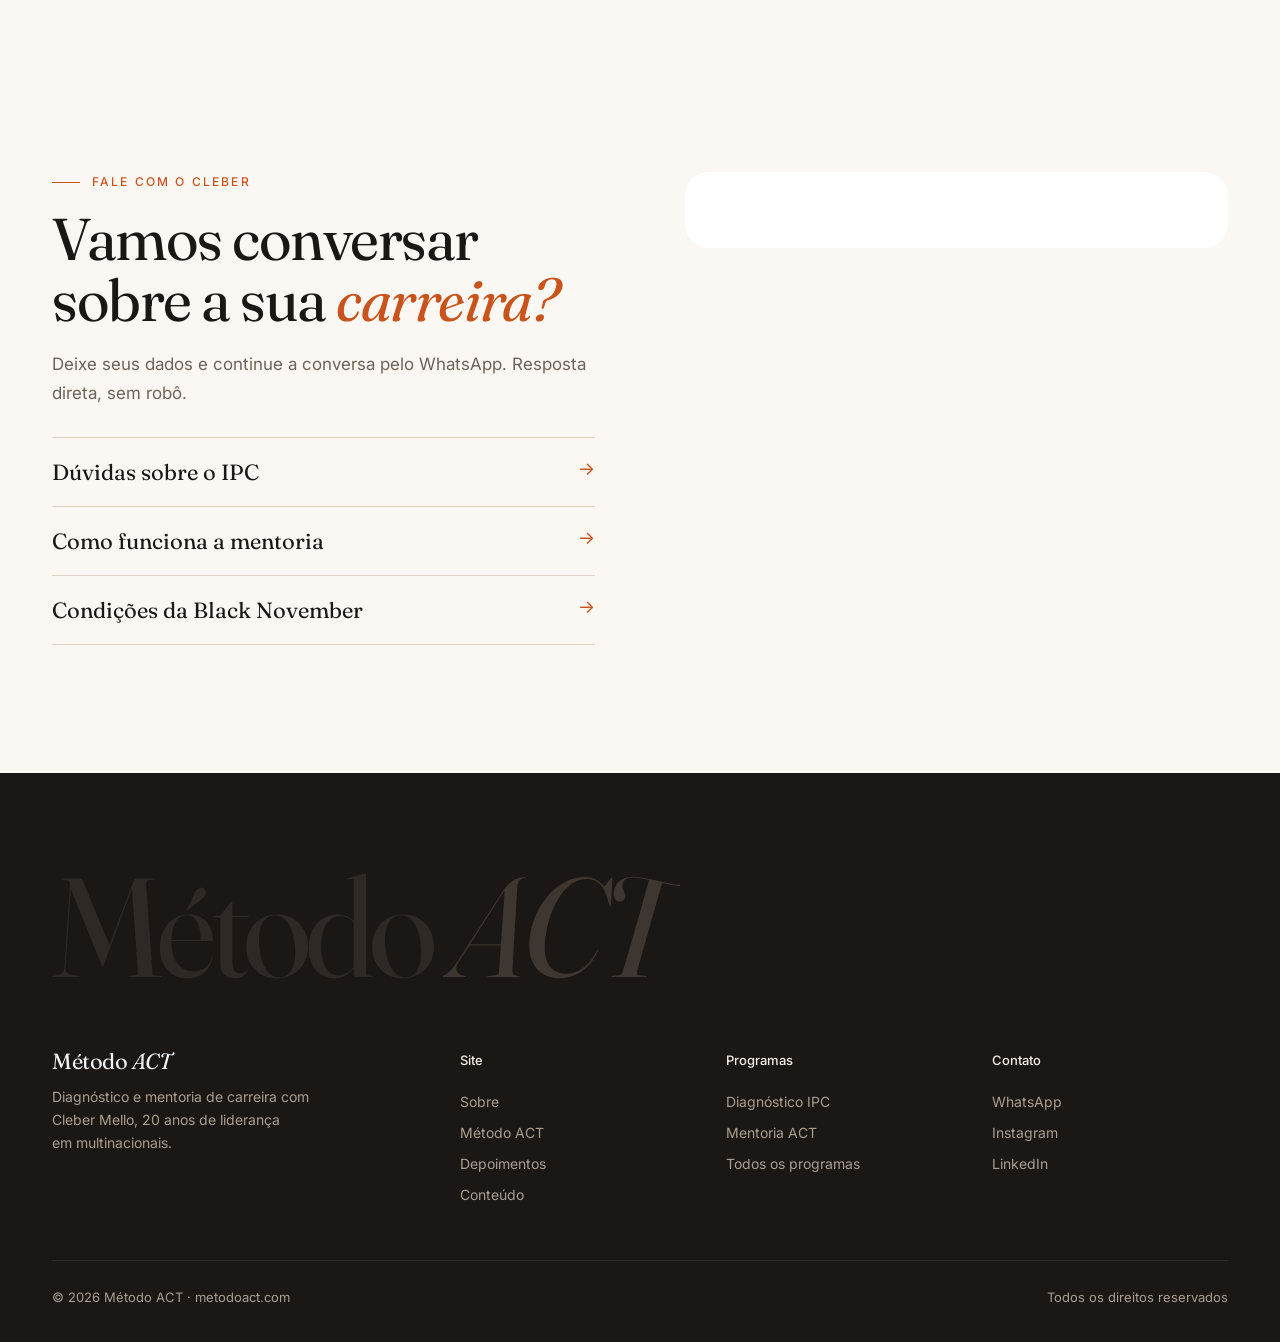
<file: programas/ipc/index.html>
<!doctype html>
<html lang="pt-BR">
<head>
<meta charset="utf-8"><meta name="viewport" content="width=device-width,initial-scale=1">
<title>IPC · Índice de Potencial de Carreira</title>
<meta name="description" content="Diagnóstico de carreira com 30 indicadores, relatório e plano de ação. A partir de R$ 249.">
<link rel="preconnect" href="https://fonts.googleapis.com">
<link href="https://fonts.googleapis.com/css2?family=Fraunces:ital,opsz,wght@0,9..144,300..600;1,9..144,300..600&family=Inter:wght@400;500&display=swap" rel="stylesheet">
<link rel="stylesheet" href="../../assets/site.css">
</head>
<body data-root="../../" data-page="programas/ipc/">

<header class="phero">
  <img class="phero-bg" src="../../assets/ipc/icpherobg.webp" alt="">
  <div class="wrap split">
    <div>
      <div class="crumbs"><a href="../../">Início</a> / <a href="../">Programas</a> / IPC</div>
      <img src="../../assets/ipc/1.webp" alt="IPC" style="height:44px;width:auto;margin-bottom:18px">
      <h1 class="dp">O que falta para o seu <em>próximo passo?</em></h1>
      <p class="lead">O IPC analisa 30 variáveis profissionais e mostra o que está impulsionando sua carreira, onde estão os gargalos e o que priorizar.</p>
      <div style="display:flex;gap:10px;flex-wrap:wrap;margin-top:28px"><a href="#planos" class="btn btn-o">Ver planos</a><a href="https://metodoact.com/ipc/" class="btn btn-d">Página completa</a></div>
    </div>
    <img class="ph" src="../../assets/ipc/ipcresultado-819x1024.webp" alt="Exemplo do relatório IPC" style="max-width:420px;justify-self:center;border:0">
  </div>
</header>

<section class="light">
  <div class="wrap">
    <div class="center rv" style="margin-bottom:44px"><div class="eyebrow"><b>■</b>&nbsp; O diagnóstico</div><h2 class="dp">3 dimensões, 30 indicadores</h2><p class="lead">Talvez o problema não seja falta de competência. Talvez seja não saber o que precisa mudar.</p></div>
    <div class="grid3">
      <div class="card-g act-c rv"><div class="dp">A</div><h3>Alinhamento</h3><p>Você sabe para onde está indo?</p></div>
      <div class="card-g act-c rv"><div class="dp">C</div><h3>Competência</h3><p>Você possui e aplica os recursos exigidos pelo próximo nível?</p></div>
      <div class="card-g act-c rv"><div class="dp">T</div><h3>Transformação</h3><p>O mercado consegue perceber o valor que você entrega?</p></div>
    </div>
  </div>
</section>

<section>
  <div class="wrap split">
    <img class="ph rv" src="../../assets/ipc/icpaplicacao.webp" alt="Aplicação do IPC" loading="lazy" style="border:0">
    <div class="rv">
      <div class="eyebrow"><b>■</b>&nbsp; O que você recebe</div>
      <h2 class="dp">Um relatório para agir</h2>
      <div class="plan" style="padding:0"><ul>
        <li>IPC Geral e nota em cada dimensão</li><li>Índice de Coerência das respostas</li><li>Os 30 indicadores detalhados</li><li>Suas forças e padrões de comportamento</li><li>Prioridades de desenvolvimento</li><li>Plano de ação individual</li>
      </ul></div>
    </div>
  </div>
</section>

<section class="light">
  <div class="wrap">
    <div class="center rv" style="margin-bottom:40px"><div class="eyebrow"><b>■</b>&nbsp; Como funciona</div><h2 class="dp">Quatro etapas</h2></div>
    <div class="grid4 steps">
      <div class="card-g step rv"><h3>Responda</h3><p>60 situações profissionais, em 20 a 30 minutos.</p></div>
      <div class="card-g step rv"><h3>Analisamos</h3><p>Cada resposta tem peso diferente e passa por checagem de coerência.</p></div>
      <div class="card-g step rv"><h3>Receba</h3><p>Relatório no seu e-mail em 3 a 5 dias úteis.</p></div>
      <div class="card-g step rv"><h3>Evolua</h3><p>Siga o plano de ação com as prioridades certas.</p></div>
    </div>
  </div>
</section>

<section id="planos">
  <div class="wrap">
    <div class="center rv" style="margin-bottom:40px"><div class="eyebrow"><b>■</b>&nbsp; Planos</div><h2 class="dp">Escolha seu diagnóstico</h2><p class="lead">Garantia de 7 dias com reembolso integral.</p></div>
    <div class="grid2" style="max-width:860px;margin:0 auto">
      <div class="card-g plan rv"><small>Essencial</small><div class="dp">R$ 249</div><p>ou 12x de R$ 25,75</p><ul><li>Relatório completo por e-mail</li><li>30 indicadores</li><li>Plano de ação</li></ul><a href="https://pay.hotmart.com/H107336773Y" target="_blank" rel="noopener" class="btn btn-d">Quero o Essencial</a></div>
      <div class="card-g plan hl2 rv"><small style="color:var(--or)">Completo · recomendado</small><div class="dp">R$ 569</div><p>ou 12x de R$ 58,25</p><ul><li>Tudo do Essencial</li><li>Sessão devolutiva individual de 50 min</li><li>Interpretação guiada pelo Cleber</li></ul><a href="https://pay.hotmart.com/W107337866V" target="_blank" rel="noopener" class="btn btn-o">Quero o Completo</a></div>
    </div>
  </div>
</section>

<section class="light">
  <div class="wrap" style="max-width:860px">
    <div class="rv"><div class="eyebrow"><b>■</b>&nbsp; Dúvidas</div><h2 class="dp">Perguntas frequentes</h2></div>
    <details><summary>O IPC é um teste psicológico?</summary><p>Não. É um diagnóstico de carreira, focado em comportamento profissional e prioridades de desenvolvimento.</p></details>
    <details><summary>O IPC garante uma promoção?</summary><p>Não. Ele mostra com clareza o que mudar. A evolução depende de colocar o plano em prática.</p></details>
    <details><summary>Serve para o setor público?</summary><p>O IPC foi pensado para carreira corporativa, em empresas privadas.</p></details>
    <details><summary>Em quanto tempo recebo?</summary><p>De 3 a 5 dias úteis depois de responder, direto no seu e-mail.</p></details>
  </div>
</section>

<script src="../../assets/site.js"></script>
<script async src="https://pinaskit.vercel.app/w.js" data-pk="39xkea4tn7" data-api="https://qdpwawkeiyvggcfonfsa.supabase.co/functions/v1"></script>
</body>
</html>
</file>
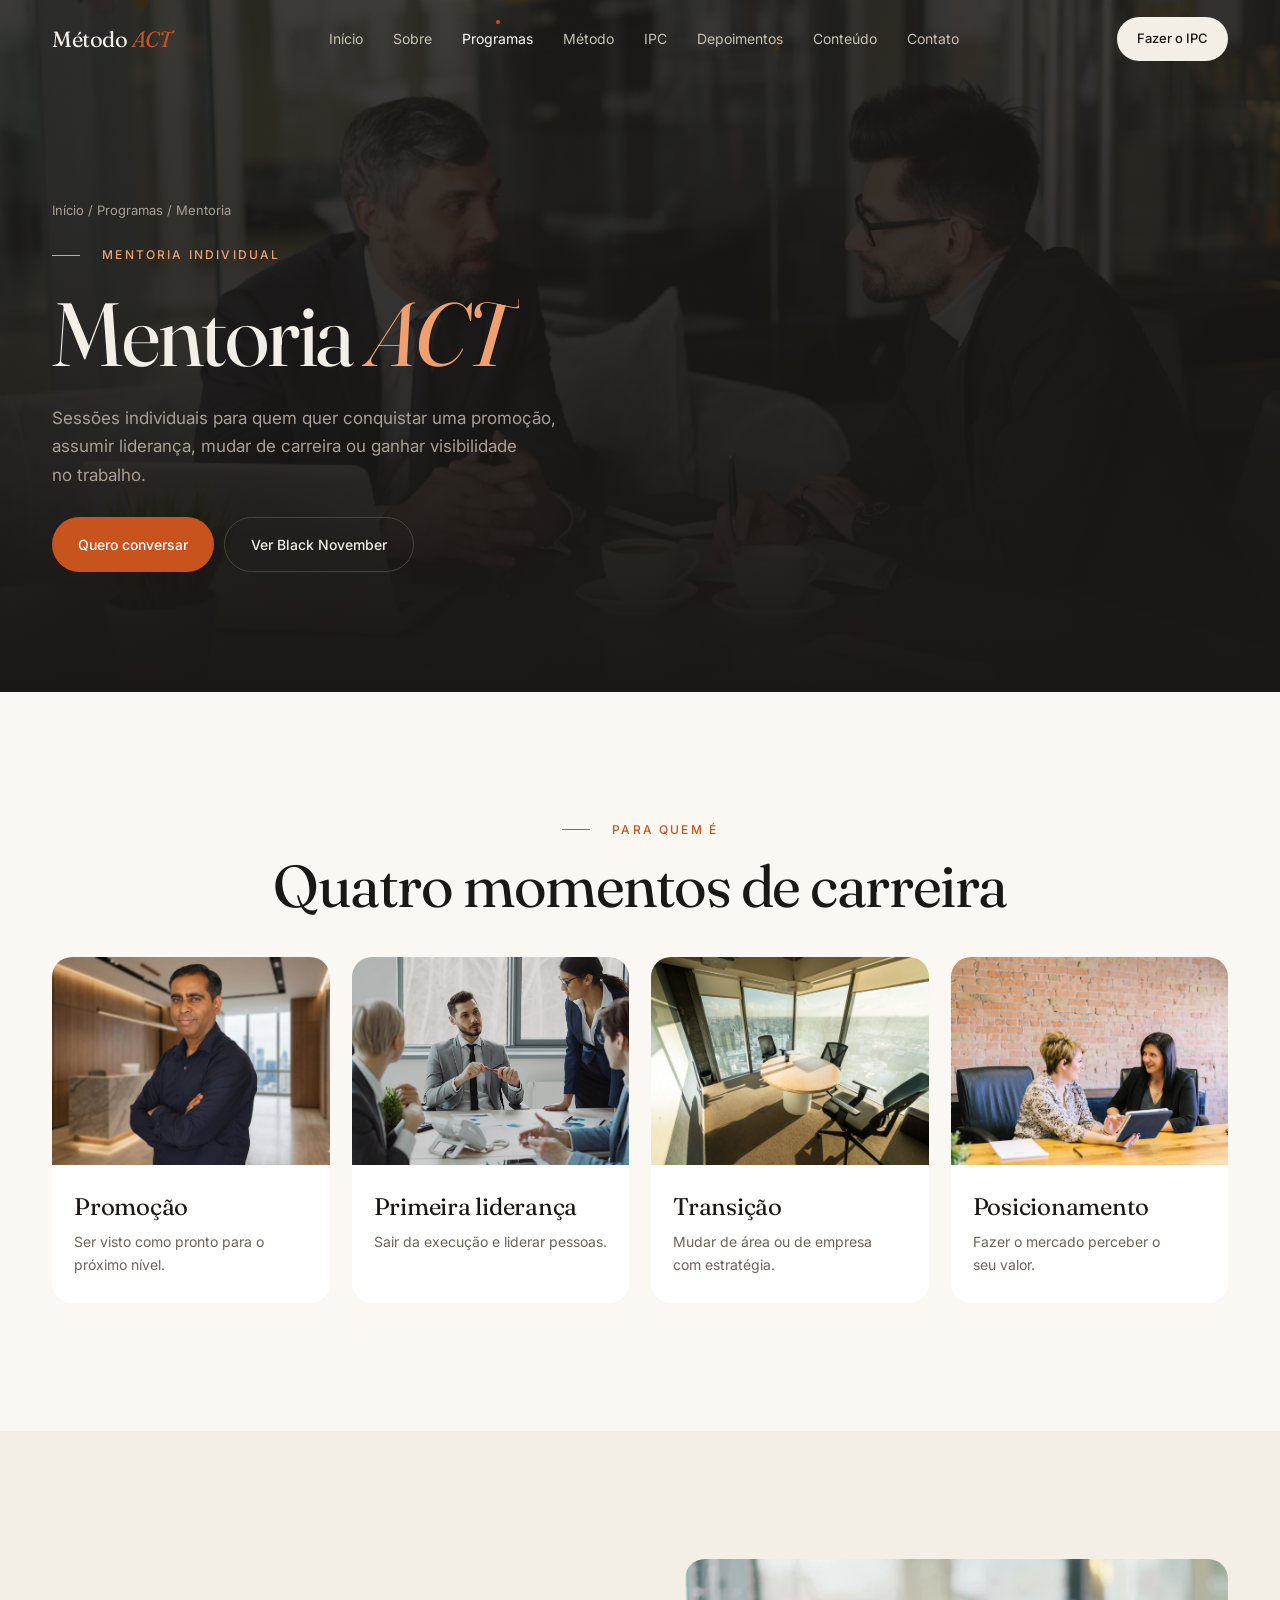
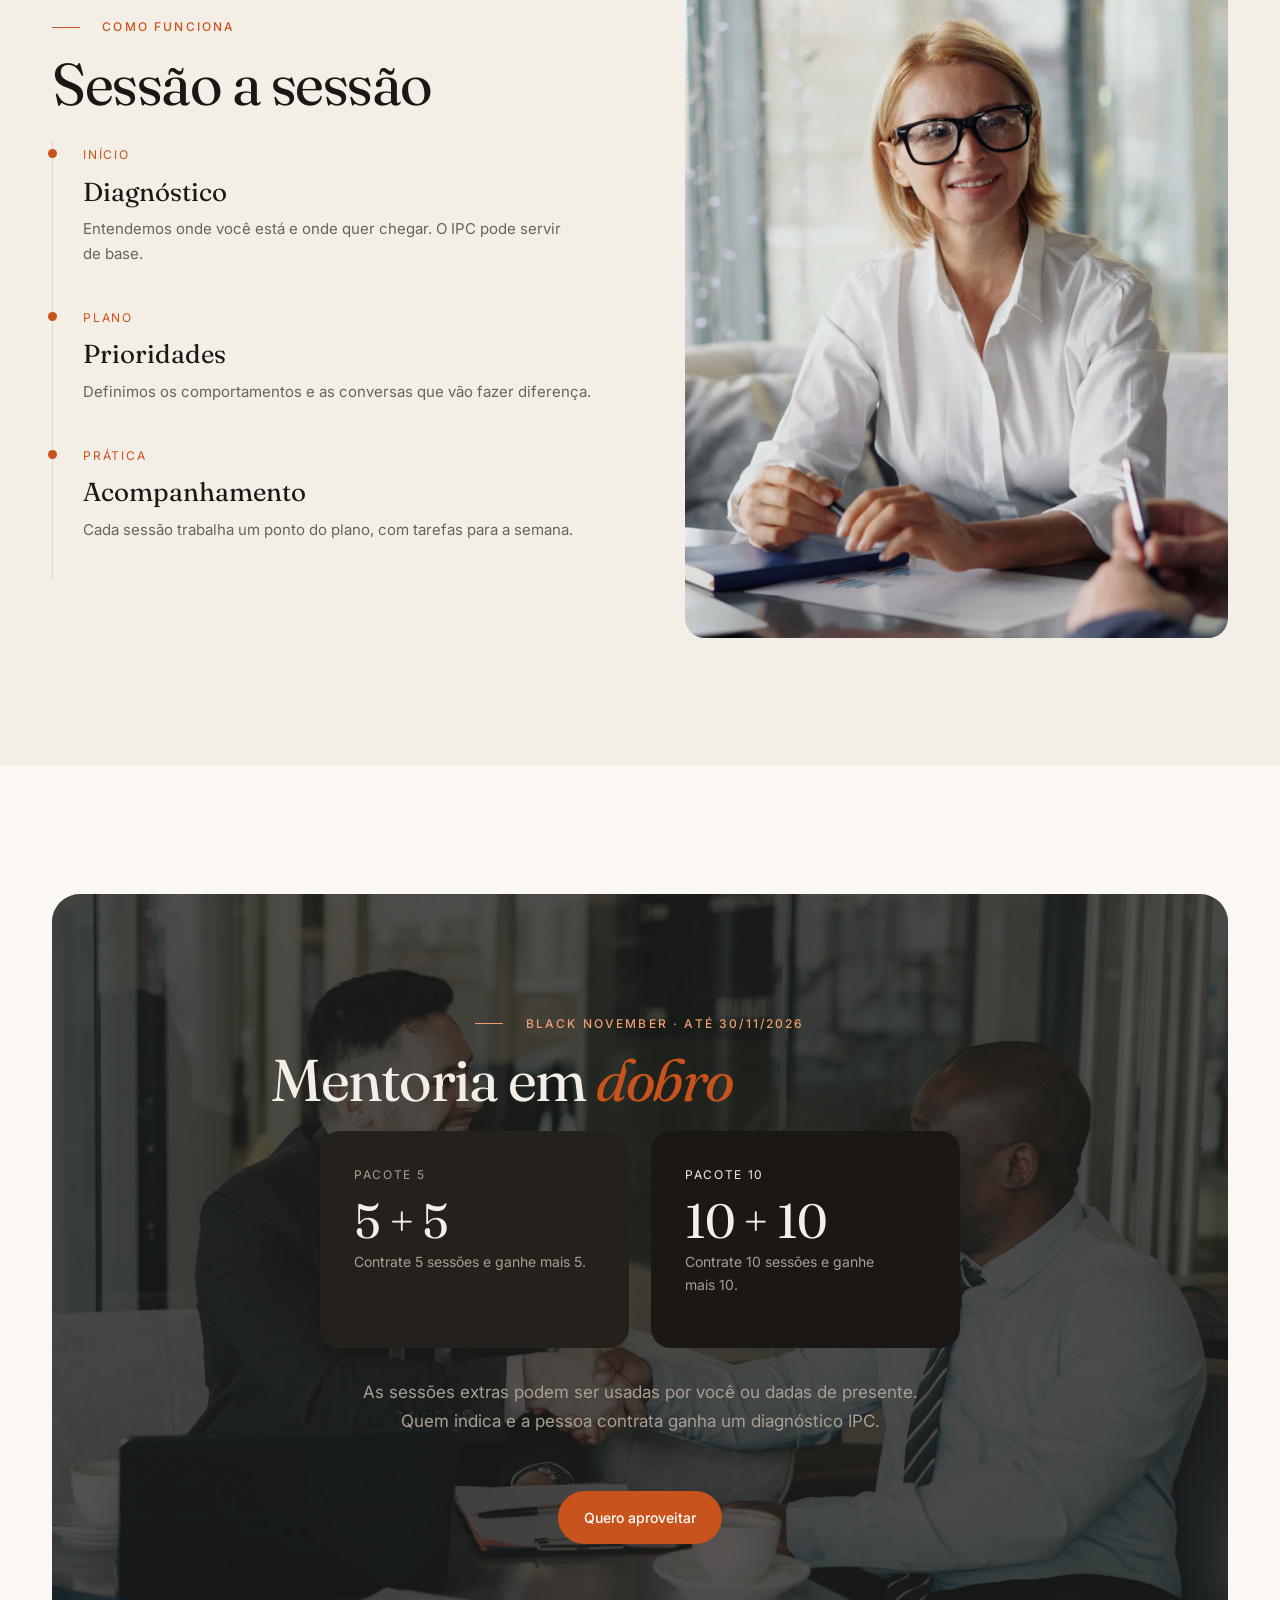
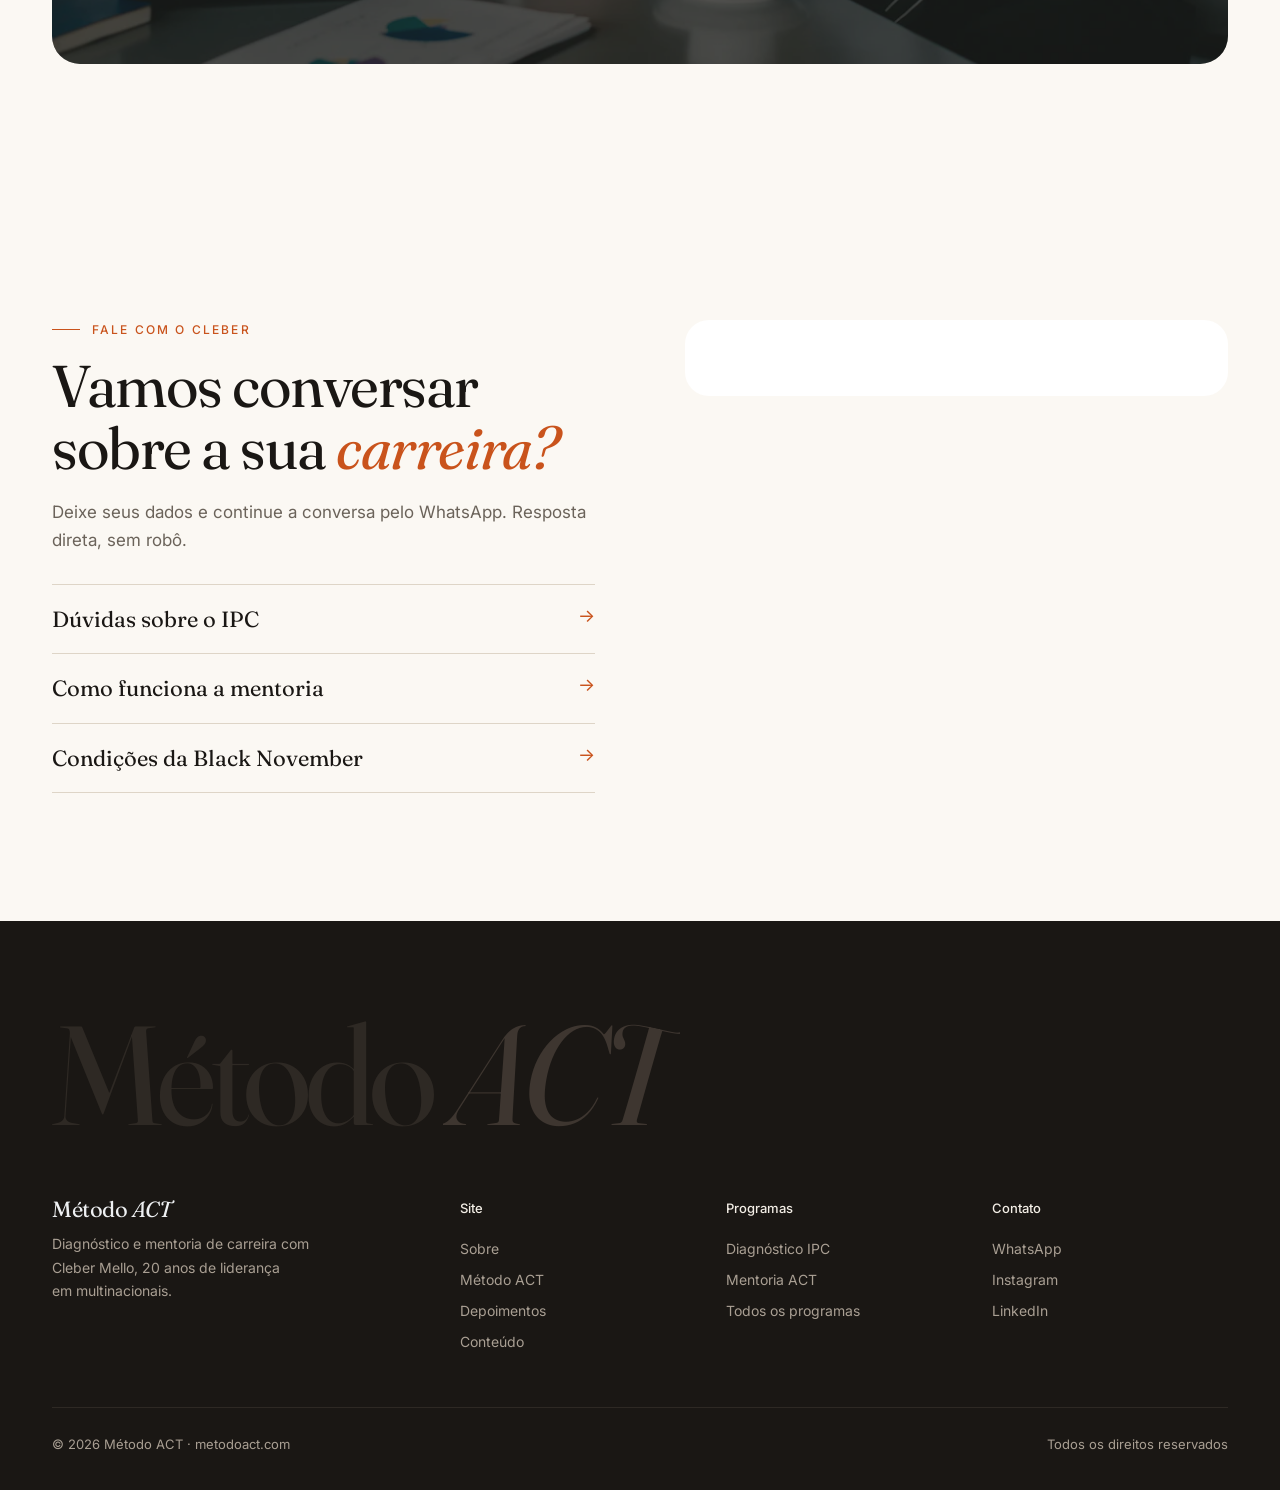
<file: programas/mentoria/index.html>
<!doctype html>
<html lang="pt-BR">
<head>
<meta charset="utf-8"><meta name="viewport" content="width=device-width,initial-scale=1">
<title>Mentoria ACT · Cleber Mello</title>
<meta name="description" content="Mentoria individual de carreira com Cleber Mello: promoção, liderança e transição.">
<link rel="preconnect" href="https://fonts.googleapis.com">
<link href="https://fonts.googleapis.com/css2?family=Fraunces:ital,opsz,wght@0,9..144,300..600;1,9..144,300..600&family=Inter:wght@400;500&display=swap" rel="stylesheet">
<link rel="stylesheet" href="../../assets/site.css">
</head>
<body data-root="../../" data-page="programas/">

<header class="phero">
  <img class="phero-bg" src="../../assets/stock/mentoria-1a1.webp" alt="">
  <div class="wrap">
    <div class="crumbs"><a href="../../">Início</a> / <a href="../">Programas</a> / Mentoria</div>
    <div class="eyebrow"><b>■</b>&nbsp; Mentoria individual</div>
    <h1 class="dp">Mentoria <em>ACT</em></h1>
    <p class="lead">Sessões individuais para quem quer conquistar uma promoção, assumir liderança, mudar de carreira ou ganhar visibilidade no trabalho.</p>
    <div style="display:flex;gap:10px;flex-wrap:wrap;margin-top:28px"><a href="../../contato/" class="btn btn-o">Quero conversar</a><a href="#dobro" class="btn btn-d">Ver Black November</a></div>
  </div>
</header>

<section class="light">
  <div class="wrap">
    <div class="center rv" style="margin-bottom:40px"><div class="eyebrow"><b>■</b>&nbsp; Para quem é</div><h2 class="dp">Quatro momentos de carreira</h2></div>
    <div class="grid4">
      <a class="card-g prog rv" href="../../contato/"><div class="th"><img src="../../assets/stock/lider-bracos.webp" alt="" loading="lazy"></div><div class="bd"><h3>Promoção</h3><p>Ser visto como pronto para o próximo nível.</p></div></a>
      <a class="card-g prog rv" href="../../contato/"><div class="th"><img src="../../assets/stock/reuniao-mesa.webp" alt="" loading="lazy"></div><div class="bd"><h3>Primeira liderança</h3><p>Sair da execução e liderar pessoas.</p></div></a>
      <a class="card-g prog rv" href="../../contato/"><div class="th"><img src="../../assets/stock/sala-cidade.webp" alt="" loading="lazy"></div><div class="bd"><h3>Transição</h3><p>Mudar de área ou de empresa com estratégia.</p></div></a>
      <a class="card-g prog rv" href="../../contato/"><div class="th"><img src="../../assets/stock/conversa-mulheres.webp" alt="" loading="lazy"></div><div class="bd"><h3>Posicionamento</h3><p>Fazer o mercado perceber o seu valor.</p></div></a>
    </div>
  </div>
</section>

<section>
  <div class="wrap split">
    <div class="rv">
      <div class="eyebrow"><b>■</b>&nbsp; Como funciona</div>
      <h2 class="dp">Sessão a sessão</h2>
      <div class="tl" style="margin-top:26px">
        <div><small>Início</small><h3>Diagnóstico</h3><p>Entendemos onde você está e onde quer chegar. O IPC pode servir de base.</p></div>
        <div><small>Plano</small><h3>Prioridades</h3><p>Definimos os comportamentos e as conversas que vão fazer diferença.</p></div>
        <div><small>Prática</small><h3>Acompanhamento</h3><p>Cada sessão trabalha um ponto do plano, com tarefas para a semana.</p></div>
      </div>
    </div>
    <img class="ph rv" src="../../assets/stock/trabalho-laptop.webp" alt="Sessão de mentoria online" style="aspect-ratio:4/5" loading="lazy">
  </div>
</section>

<section class="light" id="dobro">
  <div class="wrap">
    <div class="cta-box rv" style="border-color:var(--or)">
      <img src="../../assets/stock/aperto-mao.webp" alt="">
      <div class="eyebrow"><b>●</b>&nbsp; Black November · até 30/11/2026</div>
      <h2 class="dp">Mentoria em <span class="hl">dobro</span></h2>
      <div class="grid2" style="max-width:640px;margin:0 auto 30px;text-align:left">
        <div class="card-g plan"><small>Pacote 5</small><div class="dp">5 + 5</div><p>Contrate 5 sessões e ganhe mais 5.</p></div>
        <div class="card-g plan hl2"><small style="color:var(--or)">Pacote 10</small><div class="dp">10 + 10</div><p>Contrate 10 sessões e ganhe mais 10.</p></div>
      </div>
      <p class="lead" style="margin:0 auto 26px">As sessões extras podem ser usadas por você ou dadas de presente. Quem indica e a pessoa contrata ganha um diagnóstico IPC.</p>
      <a href="../../contato/" class="btn btn-o">Quero aproveitar</a>
    </div>
  </div>
</section>

<script src="../../assets/site.js"></script>
<script async src="https://pinaskit.vercel.app/w.js" data-pk="39xkea4tn7" data-api="https://qdpwawkeiyvggcfonfsa.supabase.co/functions/v1"></script>
</body>
</html>
</file>
<file: assets/site.css>
/* Método ACT — v4 editorial claro (ref. Behance: Ascenda, Maria Foribe) */
:root{
  --cream:#F3EEE6;--paper:#FBF8F3;--ink:#1A1714;--acc:#C9531C;--acc2:#E06A2E;
  --bg:var(--cream);--bg2:#FFFFFF;--bg3:#EAE3D8;--line:#DED5C7;--tx:#1A1714;--mut:#6B635A;
  --w:1240px;--r:20px;--ease:cubic-bezier(.2,.7,.1,1);
  --serif:"Fraunces",Georgia,serif;--sans:Inter,system-ui,sans-serif
}
.light{--bg:var(--paper);background:var(--bg);color:var(--tx)}
.dark,.band,.cta-box,.phero,.foot,.lb{--bg:#1A1714;--bg2:#24201C;--bg3:#2E2924;--line:#3A342E;--tx:#F3EEE6;--mut:#A99F93}
.dark{background:var(--bg);color:var(--tx)}
*{box-sizing:border-box;margin:0;padding:0}
html{scroll-behavior:smooth;overflow-x:clip}
body{background:var(--bg);color:var(--tx);font:16px/1.65 var(--sans);-webkit-font-smoothing:antialiased;overflow-x:hidden}
a{color:inherit;text-decoration:none}
img{display:block;max-width:100%}
.wrap{max-width:var(--w);margin:0 auto;padding:0 32px}
.dp{font-family:var(--serif);font-weight:400;letter-spacing:-.025em;line-height:1.04;font-optical-sizing:auto}
.dp em,.hl{font-style:italic;color:var(--acc)}
.eyebrow{font-size:12px;font-weight:500;letter-spacing:.18em;text-transform:uppercase;color:var(--acc);display:flex;align-items:center;gap:12px}
.eyebrow::before{content:"";width:28px;height:1px;background:currentColor}
.eyebrow b{display:none}
.chip{display:inline-block;border:1px solid var(--line);border-radius:99px;padding:6px 14px;font-size:13px;color:var(--mut)}
.chips{display:flex;gap:8px;flex-wrap:wrap}
.btn{display:inline-flex;align-items:center;justify-content:center;gap:10px;border-radius:99px;padding:15px 26px;font-size:14px;font-weight:500;border:0;cursor:pointer;font-family:inherit;transition:background .25s,color .25s,border-color .25s,transform .3s var(--ease)}
.btn:hover{transform:translateY(-2px)}
.btn-w{background:var(--tx);color:var(--bg)}
.btn-d{background:transparent;color:var(--tx);border:1px solid var(--line)}
.btn-d:hover{border-color:var(--tx)}
.btn-o{background:var(--acc);color:#fff}
.btn-o:hover{background:var(--acc2)}
.arr::after{content:"→";transition:transform .3s var(--ease)}
.arr:hover::after{transform:translateX(4px)}
section{padding:130px 0;position:relative}
h2.dp{font-size:clamp(34px,4.6vw,60px);margin:20px 0 22px}
h1,h2,h3,.quote{text-wrap:balance}
p,.lead,li{text-wrap:pretty}
.lead{color:var(--mut);max-width:560px;font-size:17px}
.center{text-align:center}.center .lead{margin:0 auto}.center .eyebrow{justify-content:center}
.head-row{display:flex;justify-content:space-between;align-items:flex-end;gap:24px;flex-wrap:wrap;margin-bottom:56px}
.head-row h2{margin-bottom:0}
.idx{display:none}

/* nav clara com vidro */
.nav{position:fixed;inset:0 0 auto;z-index:50;transition:transform .45s var(--ease),background .3s,box-shadow .3s}
.nav.solid{background:rgba(243,238,230,.86);backdrop-filter:blur(14px);box-shadow:0 1px 0 #DED5C7}
.nav.hide{transform:translateY(-100%)}
.nav-in{display:flex;align-items:center;justify-content:space-between;height:78px;gap:16px;color:#1A1714}
.logo{font-family:var(--serif);font-size:22px;letter-spacing:-.02em;white-space:nowrap}
.logo span{font-style:italic;color:var(--acc)}
.pill{display:flex;gap:4px}
.pill a{padding:8px 13px;border-radius:99px;font-size:14px;color:#4A443D;transition:.2s;white-space:nowrap}
.pill a:hover{color:#1A1714;background:rgba(26,23,20,.05)}
.pill a.on{color:#1A1714;background:rgba(26,23,20,.07)}
.nav-cta{padding:11px 20px;font-size:13px;background:#1A1714;color:#F3EEE6}
.burger{display:none;background:#1A1714;border:0;color:#F3EEE6;font:500 13px var(--sans);border-radius:99px;padding:9px 18px;cursor:pointer}
/* sobre hero escuro (páginas internas) a nav fica clara até rolar */
body.has-phero .nav:not(.solid) .nav-in{color:#F3EEE6}
body.has-phero .nav:not(.solid) .pill a{color:#C9C0B4}
body.has-phero .nav:not(.solid) .pill a.on,body.has-phero .nav:not(.solid) .pill a:hover{color:#fff;background:rgba(255,255,255,.08)}
body.has-phero .nav:not(.solid) .nav-cta{background:#F3EEE6;color:#1A1714}

/* hero de páginas internas */
.phero{position:relative;padding:200px 0 120px;overflow:hidden;background:#1A1714;color:var(--tx)}
.phero-bg{position:absolute;inset:0;width:100%;height:100%;object-fit:cover;opacity:.38}
.phero::after{content:"";position:absolute;inset:0;background:linear-gradient(180deg,rgba(26,23,20,.5),rgba(26,23,20,.7) 60%,#1A1714)}
.phero .wrap{position:relative;z-index:1}
.phero h1{font-size:clamp(44px,7vw,96px);margin:22px 0 24px}
.crumbs{font-size:13px;color:var(--mut);margin-bottom:24px}.crumbs a:hover{color:var(--tx)}

/* cards */
.card-g{background:var(--bg2);border-radius:var(--r);overflow:hidden;transition:transform .5s var(--ease),box-shadow .5s var(--ease)}
a.card-g:hover{transform:translateY(-5px);box-shadow:0 24px 50px -28px rgba(26,23,20,.35)}
.grid2{display:grid;grid-template-columns:repeat(2,1fr);gap:22px}
.grid3{display:grid;grid-template-columns:repeat(3,1fr);gap:22px}
.grid4{display:grid;grid-template-columns:repeat(4,1fr);gap:22px}
.split{display:grid;grid-template-columns:1fr 1fr;gap:90px;align-items:center}
.ph{border-radius:var(--r);width:100%;object-fit:cover}

/* números */
.nums{display:grid;grid-template-columns:repeat(4,1fr);border-top:1px solid var(--line)}
.nums div{padding:28px 24px 0 0}
.nums div+div{padding-left:24px;border-left:1px solid var(--line)}
.nums .dp{font-size:clamp(44px,5vw,68px);color:var(--tx);font-variant-numeric:tabular-nums}
.nums span{display:block;margin-top:8px;font-size:14px;color:var(--mut)}

/* carrossel 3D: centro em destaque */
.car-sec{overflow:hidden}
.car{position:relative;height:580px;perspective:1600px;user-select:none;touch-action:pan-y}
.car .card{position:absolute;left:50%;top:50%;width:300px;height:430px;border-radius:var(--r);overflow:hidden;background:#24201C;transition:transform .8s var(--ease),opacity .8s;cursor:pointer;box-shadow:0 40px 70px -40px rgba(0,0,0,.55)}
.car .card img{position:absolute;inset:0;width:100%;height:100%;object-fit:cover;transition:transform 1.2s var(--ease)}
.car .card::after{content:"";position:absolute;inset:0;background:linear-gradient(180deg,rgba(26,23,20,0) 38%,rgba(26,23,20,.92))}
.car .in{position:absolute;left:0;right:0;bottom:0;padding:26px;z-index:1;color:#F3EEE6}
.car small{font-size:11px;letter-spacing:.18em;text-transform:uppercase;color:#D9CFC2}
.car h3{font-size:28px;margin:8px 0 6px}
.car p{font-size:13px;color:#D9CFC2;transition:opacity .5s}
.car .card.c small{color:#F0A070}
.car .card.c:hover img{transform:scale(1.05)}
.car .card:not(.c) p{opacity:0}
.ctl{display:flex;justify-content:space-between;align-items:center;gap:16px;margin-top:8px}
.arrow{background:transparent;border:1px solid var(--line);color:var(--tx);width:50px;height:50px;border-radius:99px;cursor:pointer;font-size:17px;flex-shrink:0;transition:border-color .2s,background .2s,color .2s}
.arrow:hover{background:var(--tx);color:var(--bg);border-color:var(--tx)}
.car-info{text-align:center}.car-info b{display:block;font-family:var(--serif);font-weight:400;font-size:20px}.car-info span{font-size:13px;color:var(--mut)}
.car-bar{height:2px;background:var(--line);margin:26px auto 0;max-width:220px;position:relative;overflow:hidden;border-radius:2px}
.car-bar i{position:absolute;inset:0;background:var(--acc);transform-origin:left;transform:scaleX(0)}
.car-bar i.run{animation:bar 5s linear forwards}
@keyframes bar{to{transform:scaleX(1)}}

/* slider */
.slider{position:relative}
.track{display:flex;gap:22px;overflow-x:auto;scroll-snap-type:x mandatory;scroll-behavior:smooth;scrollbar-width:none;padding:6px 0 10px}
.track::-webkit-scrollbar{display:none}
.track>*{flex:0 0 calc((100% - 44px)/3);scroll-snap-align:start}
.dep{background:var(--bg2);border-radius:var(--r);padding:14px;cursor:zoom-in;transition:transform .5s var(--ease)}
.dep:hover{transform:translateY(-4px)}
.dep img{width:100%;height:auto;border-radius:12px}
.dots{display:flex;gap:6px;justify-content:center;margin-top:28px}
.dots button{width:8px;height:8px;border-radius:9px;border:0;background:var(--line);cursor:pointer;transition:.3s;padding:0}
.dots button.on{background:var(--acc);width:24px}
.slider-ctl{display:flex;gap:8px}

/* lightbox */
.lb{position:fixed;inset:0;z-index:100;background:rgba(20,17,14,.94);display:none;align-items:center;justify-content:center;padding:30px;color:var(--tx)}
.lb.open{display:flex;animation:fade .3s}
@keyframes fade{from{opacity:0}}
.lb img{max-height:88vh;width:auto;border-radius:12px}
.lb .arrow{position:absolute;top:50%;transform:translateY(-50%)}
.lb .lb-p{left:20px}.lb .lb-n{right:20px}.lb .lb-x{top:20px;right:20px;transform:none}

/* método em linhas */
.act-rows{border-top:1px solid var(--line)}
.act-row{display:grid;grid-template-columns:150px 1fr 1.2fr;gap:30px;align-items:center;padding:40px 0;border-bottom:1px solid var(--line);transition:padding .5s var(--ease)}
.act-row:hover{padding-left:14px}
.act-row .dp{font-size:96px;font-style:italic;color:var(--acc);line-height:.9}
.act-row h3{font-family:var(--serif);font-weight:400;font-size:34px;letter-spacing:-.02em}
.act-row p{color:var(--mut);font-size:17px}
.act-c{padding:36px}
.act-c .dp{font-size:72px;font-style:italic;color:var(--acc);transition:transform .6s var(--ease)}
.act-c:hover .dp{transform:translateX(6px)}
.act-c h3{font-family:var(--serif);font-weight:400;font-size:28px;margin:14px 0 6px}
.act-c p{font-size:15px;color:var(--mut)}

/* faixa com citação */
.band{position:relative;padding:180px 0;overflow:hidden;color:var(--tx)}
.band img{position:absolute;inset:-10% 0;width:100%;height:120%;object-fit:cover}
.band::after{content:"";position:absolute;inset:0;background:linear-gradient(90deg,rgba(26,23,20,.9),rgba(26,23,20,.45))}
.band .wrap{position:relative;z-index:1}
.quote{font-family:var(--serif);font-weight:300;font-size:clamp(30px,4.2vw,58px);line-height:1.12;max-width:940px;letter-spacing:-.02em}
.quote em{font-style:italic;color:#F0A070}

/* planos */
.plan{padding:34px;display:flex;flex-direction:column}
.plan.hl2{background:#1A1714;color:#F3EEE6;--tx:#F3EEE6;--mut:#A99F93;--line:#3A342E}
.plan small{font-size:12px;color:var(--mut);letter-spacing:.14em;text-transform:uppercase}
.plan .dp{font-size:48px;margin:12px 0 4px;color:var(--tx)}
.plan p{font-size:14px;color:var(--mut);margin-bottom:18px;flex:1}
.plan ul{list-style:none;font-size:15px;margin-bottom:26px}
.plan li{padding:10px 0;border-bottom:1px solid var(--line);color:var(--mut)}
.plan li::before{content:"✓";color:var(--acc);margin-right:10px}

/* biblioteca */
.lib{display:grid;grid-template-columns:230px 1fr;gap:32px;align-items:start}
.side{position:sticky;top:100px;background:var(--bg2);border-radius:var(--r);padding:14px}
.side h4{font-size:11px;letter-spacing:.18em;color:var(--mut);font-weight:500;margin:8px 8px 10px}
.side button{display:flex;justify-content:space-between;width:100%;background:none;border:0;color:var(--mut);font:14px var(--sans);padding:11px 13px;border-radius:12px;cursor:pointer;text-align:left}
.side button:hover{background:var(--bg3);color:var(--tx)}
.side button.on{background:var(--tx);color:var(--bg)}
.prog{display:block}
.prog .th{position:relative;aspect-ratio:4/3;overflow:hidden}
.prog .th img{width:100%;height:100%;object-fit:cover;transition:transform .9s var(--ease)}
.prog:hover .th img{transform:scale(1.05)}
.prog .th span{position:absolute;top:14px;left:14px;background:rgba(251,248,243,.92);color:#1A1714;border-radius:99px;font-size:11px;font-weight:500;padding:6px 12px}
.prog .th span.o{background:var(--acc);color:#fff}
.prog .bd{padding:22px 22px 26px}
.prog h3{font-family:var(--serif);font-weight:400;font-size:24px;letter-spacing:-.01em}
.prog p{font-size:14px;color:var(--mut);margin-top:4px}
.prog .eyebrow::before{display:none}

/* timeline */
.tl{border-left:1px solid var(--line);margin-top:10px}
.tl>div{padding:0 0 36px 30px;position:relative}
.tl>div::before{content:"";position:absolute;left:-5px;top:9px;width:9px;height:9px;border-radius:9px;background:var(--acc)}
.tl small{color:var(--acc);font-size:12px;letter-spacing:.15em;text-transform:uppercase}
.tl h3{font-family:var(--serif);font-weight:400;font-size:26px;margin:4px 0}
.tl p{font-size:15px;color:var(--mut)}

/* passos */
.steps{counter-reset:s}
.step{padding:32px}
.step::before{counter-increment:s;content:"0" counter(s);font-family:var(--serif);font-style:italic;font-size:34px;color:var(--acc);display:block;margin-bottom:14px}
.step h3{font-family:var(--serif);font-weight:400;font-size:22px;margin-bottom:6px}.step p{font-size:14px;color:var(--mut)}

/* contato */
.ct{padding:32px;display:flex;flex-direction:column;gap:8px}
.ct .ic{width:46px;height:46px;border-radius:14px;background:var(--bg3);display:flex;align-items:center;justify-content:center;margin-bottom:12px}
.ct .ic svg{width:20px;height:20px}
.ct.wa .ic{background:#DDF3E4;color:#1E8A4A}
.ct h3{font-family:var(--serif);font-weight:400;font-size:26px}.ct p{font-size:14px;color:var(--mut);flex:1}
.ct b{font-weight:500;font-size:15px}

/* faq */
details{border-bottom:1px solid var(--line);padding:26px 0}
summary{cursor:pointer;font-family:var(--serif);font-size:22px;list-style:none;display:flex;justify-content:space-between;gap:20px}
summary::-webkit-details-marker{display:none}
summary::after{content:"+";color:var(--acc);font-size:26px;line-height:1;transition:transform .3s var(--ease)}
details[open] summary::after{transform:rotate(45deg)}
details p{color:var(--mut);margin-top:12px;max-width:720px;font-size:15px}

/* reels */
.reel{padding:32px;display:flex;flex-direction:column;justify-content:space-between;min-height:250px}
.reel p{font-family:var(--serif);font-size:24px;line-height:1.25;letter-spacing:-.01em}
.reel span{font-size:12px;color:var(--mut);margin-top:24px;letter-spacing:.05em}

/* cta final */
.cta-box{position:relative;border-radius:28px;overflow:hidden;padding:120px 40px;text-align:center;background:#1A1714;color:var(--tx)}
.cta-box img{position:absolute;inset:0;width:100%;height:100%;object-fit:cover;opacity:.32}
.cta-box>*:not(img){position:relative}
.cta-box h2{max-width:820px;margin:18px auto 34px}
.cta-box .eyebrow{justify-content:center;color:#F0A070}
.cta-box .btn-d{border-color:#5a5148}

/* footer */
.foot{padding:90px 0 34px;font-size:14px;color:var(--mut);background:#1A1714}
.foot-big{font-family:var(--serif);font-size:clamp(56px,11vw,170px);letter-spacing:-.04em;color:#2E2924;margin-bottom:60px;line-height:.9}
.foot-big em{color:#3E3630}
.foot-g{display:grid;grid-template-columns:1.6fr 1fr 1fr 1fr;gap:30px;margin-bottom:50px}
.foot h5{color:#F3EEE6;font-size:13px;font-weight:500;margin-bottom:14px}
.foot li{list-style:none;padding:4px 0}.foot a:hover{color:#F3EEE6}
.foot .logo{color:#F3EEE6}
.foot-b{display:flex;justify-content:space-between;border-top:1px solid #2E2924;padding-top:26px;font-size:13px;flex-wrap:wrap;gap:10px}

/* WhatsApp */
.wa-f{position:fixed;right:22px;bottom:22px;z-index:45;width:56px;height:56px;border-radius:99px;background:#25D366;color:#fff;display:flex;align-items:center;justify-content:center;box-shadow:0 10px 26px rgba(26,23,20,.25);transition:transform .3s var(--ease)}
.wa-f:hover{transform:scale(1.07)}
.wa-f svg{width:26px;height:26px}

/* marquee */
.marquee{overflow:hidden;padding:34px 0;border-top:1px solid var(--line);border-bottom:1px solid var(--line);-webkit-mask-image:linear-gradient(90deg,transparent,#000 8%,#000 92%,transparent);mask-image:linear-gradient(90deg,transparent,#000 8%,#000 92%,transparent)}
.marquee-in{display:flex;gap:56px;width:max-content;animation:mq 44s linear infinite}
.marquee span{font-family:var(--serif);font-style:italic;font-size:clamp(26px,3vw,42px);color:#B9AE9F;white-space:nowrap;display:flex;align-items:center;gap:56px;letter-spacing:-.01em}
.marquee span::after{content:"✳";font-style:normal;font-size:.6em;color:var(--acc)}
@keyframes mq{to{transform:translateX(-50%)}}

/* ===== animações ===== */
body{opacity:0;transition:opacity .5s var(--ease)}
body.ready{opacity:1}
body.leaving{opacity:0;transition-duration:.25s}
.rv{opacity:0;transform:translateY(26px);transition:opacity .75s var(--ease),transform .75s var(--ease);transition-delay:var(--d,0s)}
.rv.in{opacity:1;transform:none}
.sw .w{display:inline-block;overflow:hidden;vertical-align:top;padding-bottom:.12em;margin-bottom:-.12em}
.sw .w>span{display:inline-block;transform:translateY(110%);transition:transform .85s var(--ease);transition-delay:calc(var(--i)*40ms + var(--d,0s))}
.sw.in .w>span{transform:none}
.rv-img{opacity:0;transform:translateY(40px) scale(.98);transition:opacity .8s var(--ease),transform 1s var(--ease);transition-delay:var(--d,0s)}
.rv-img.in{opacity:1;transform:none}

@media (prefers-reduced-motion:reduce){
  *,*::before,*::after{animation:none!important;transition:none!important}
  body,.rv,.rv-img,.sw .w>span{opacity:1!important;transform:none!important}
}

@media (max-width:1060px){
  .pill{display:none}.burger{display:block}.nav-cta{display:none}
  .pill.open{display:flex;flex-direction:column;position:absolute;top:78px;left:16px;right:16px;border-radius:var(--r);padding:10px;background:#FBF8F3;box-shadow:0 20px 40px -20px rgba(26,23,20,.3)}
  .pill.open a{padding:13px 14px;color:#1A1714!important}
  .split,.lib{grid-template-columns:1fr;gap:48px}
  .side{position:static;display:flex;flex-wrap:wrap;gap:6px}.side h4{width:100%}.side button{width:auto}
  .grid3,.grid4{grid-template-columns:1fr 1fr}
  .foot-g{grid-template-columns:1fr 1fr}
  .track>*{flex-basis:calc((100% - 22px)/2)}
  .act-row{grid-template-columns:70px minmax(0,1fr);gap:4px 18px}.act-row p{grid-column:2}.act-row .dp{font-size:64px;grid-row:span 2}
  .act-row h3{font-size:26px}.act-row:hover{padding-left:0}
}
@media (max-width:640px){
  .wrap{padding:0 20px}
  section{padding:90px 0}
  .grid2,.grid3,.grid4{grid-template-columns:1fr}
  .nums{grid-template-columns:1fr 1fr;row-gap:30px}.nums div:nth-child(3){border-left:0;padding-left:0}
  .car{height:470px}.car .card{width:230px;height:330px}
  .track>*{flex-basis:84%}
  .phero{padding:150px 0 80px}
  .cta-box{padding:80px 22px;border-radius:20px}
  .band{padding:120px 0}
  .foot-g{grid-template-columns:1fr}
  .wa-f{width:52px;height:52px;right:16px;bottom:16px}
  h2.dp{font-size:min(38px,9.4vw)}
  .phero h1{font-size:min(50px,12vw)}
}
.split>*,.grid2>*,.grid3>*,.grid4>*{min-width:0}
/* acento mais claro sobre fundos escuros */
.dark .eyebrow,.phero .eyebrow,.band .eyebrow{color:#F0A070}
.dark .dp em,.phero .dp em,.cta-box .dp em,.plan.hl2 .dp em{color:#F0A070}
.dark .btn-d,.phero .btn-d{border-color:#4a423a}
body.has-phero .nav:not(.solid) .burger{background:rgba(243,238,230,.14);color:#F3EEE6;backdrop-filter:blur(8px)}
/* contadores da biblioteca como selo */
.side button{gap:10px;align-items:center}
.side button span{font-size:11px;min-width:22px;height:20px;padding:0 6px;border-radius:99px;background:var(--bg3);color:var(--mut);display:inline-flex;align-items:center;justify-content:center}
.side button.on span{background:rgba(243,238,230,.18);color:var(--bg)}

/* ===== seção de contato (Pinas Kit) ===== */
.lead-sec .split{align-items:start}
.lead-list{list-style:none;margin-top:30px;border-top:1px solid var(--line)}
.lead-list li{padding:16px 0;border-bottom:1px solid var(--line);font-family:var(--serif);font-size:22px;display:flex;justify-content:space-between}
.lead-list li::after{content:"→";color:var(--acc);font-family:var(--sans);font-size:18px}
.lead-card{background:#fff;border-radius:24px;padding:38px;box-shadow:0 40px 80px -50px rgba(26,23,20,.35)}
body.page-contato .lead-sec{display:none}

/* ===== animações por seção ===== */
/* Quem é: foto entra com zoom-out e a legenda desliza */
.portrait{overflow:visible}
.portrait .ph{transform:scale(1.12);opacity:0;transition:transform 1.6s var(--ease),opacity 1s var(--ease)}
.sec-in .portrait .ph{transform:none;opacity:1}
.portrait figcaption{transform:translateX(40px);opacity:0;transition:transform 1s var(--ease) .5s,opacity 1s var(--ease) .5s}
.sec-in .portrait figcaption{transform:none;opacity:1}
/* carrossel: palco sobe e “deita” no lugar */
.car-sec .car{transform:translateY(80px) rotateX(14deg);opacity:0;transition:transform 1.4s var(--ease),opacity 1s var(--ease);transform-style:preserve-3d}
.car-sec.sec-in .car{transform:none;opacity:1}
/* método: a linha se desenha e a letra entra pela esquerda */
.act-row{position:relative;border-bottom-color:transparent}
.act-row::after{content:"";position:absolute;left:0;right:0;bottom:-1px;height:1px;background:var(--line);transform:scaleX(0);transform-origin:left;transition:transform 1.2s var(--ease) .15s}
.act-row.in::after{transform:scaleX(1)}
.act-row .dp{transform:translateX(-40px);opacity:0;transition:transform 1s var(--ease) .1s,opacity .8s var(--ease) .1s}
.act-row.in .dp{transform:none;opacity:1}
.act-row:nth-child(2){--d:.12s}.act-row:nth-child(3){--d:.24s}
/* depoimentos: cascata da direita */
.track>*{opacity:0;transform:translateX(70px);transition:opacity .8s var(--ease),transform 1s var(--ease);transition-delay:calc(var(--k,0)*90ms)}
.sec-in .track>*{opacity:1;transform:none}
/* faixa: imagem assenta com zoom-out */
.band img{scale:1.18;transition:scale 2.2s var(--ease)}
.band.sec-in img{scale:1}
/* passos: número gira levemente ao entrar */
.path small{display:inline-block;transform:translateY(20px) rotate(-8deg);opacity:0;transition:transform .9s var(--ease) .25s,opacity .9s var(--ease) .25s}
.path .in small{transform:none;opacity:1}
/* CTA: caixa cresce e a foto se aproxima */
.cta-box{transform:scale(.94);transition:transform 1.4s var(--ease),opacity .9s var(--ease)}
.cta-box.in{transform:none}
.cta-box img{scale:1.2;transition:scale 2.4s var(--ease)}
.cta-box.in img{scale:1}
/* marcas: entram uma a uma */
.brands span,.brands small{opacity:0;transform:translateY(16px);transition:opacity .7s var(--ease),transform .8s var(--ease)}
.brands.sec-in span,.brands.sec-in small{opacity:1;transform:none}
.brands span:nth-of-type(2){transition-delay:.08s}.brands span:nth-of-type(3){transition-delay:.16s}.brands span:nth-of-type(4){transition-delay:.24s}
/* formulário de contato sobe */
.lead-card{transform:translateY(50px);opacity:0;transition:transform 1.1s var(--ease) .15s,opacity .9s var(--ease) .15s}
.lead-sec.sec-in .lead-card{transform:none;opacity:1}
.lead-list li{opacity:0;transform:translateX(-20px);transition:opacity .7s var(--ease),transform .8s var(--ease)}
.lead-sec.sec-in .lead-list li{opacity:1;transform:none}
.lead-list li:nth-child(2){transition-delay:.1s}.lead-list li:nth-child(3){transition-delay:.2s}
@media (prefers-reduced-motion:reduce){
  .portrait .ph,.portrait figcaption,.car-sec .car,.act-row .dp,.track>*,.path small,.cta-box,.brands span,.brands small,.lead-card,.lead-list li{opacity:1!important;transform:none!important}
  .act-row::after{transform:scaleX(1)!important}.band img,.cta-box img{scale:1!important}
}

/* ===== menu v2 (ideia Pinas Portfolio: barra larga → pílula flutuante) ===== */
.nav{left:0;right:0;margin:0 auto;width:100%;top:0;border-radius:0;transition:width .7s cubic-bezier(.7,0,.2,1),top .7s cubic-bezier(.7,0,.2,1),border-radius .7s,background .4s,box-shadow .4s}
.nav .nav-in{transition:height .6s var(--ease),padding .6s var(--ease)}
.nav.float{top:14px;width:min(1040px,calc(100% - 28px));border-radius:99px;background:rgba(251,248,243,.88);backdrop-filter:blur(16px) saturate(1.2);box-shadow:0 18px 40px -22px rgba(26,23,20,.35),0 0 0 1px rgba(26,23,20,.06)}
.nav.float .nav-in{height:60px;max-width:none;padding:0 8px 0 26px}
.nav.float .logo{font-size:20px}
.nav.float .nav-cta{padding:10px 18px}
.logo,.nav-cta{transition:font-size .6s var(--ease),padding .6s var(--ease)}
/* links: sublinhado que cresce do centro + ponto no ativo */
.pill a{position:relative;background:none!important}
.pill a::after{content:"";position:absolute;left:50%;right:50%;bottom:3px;height:1px;background:currentColor;transition:left .35s var(--ease),right .35s var(--ease)}
.pill a:hover::after{left:13px;right:13px}
.pill a.on::before{content:"";position:absolute;left:50%;top:1px;width:4px;height:4px;margin-left:-2px;border-radius:9px;background:var(--acc)}
/* entrada do menu ao carregar */
.nav-in>*{animation:navIn .9s var(--ease) backwards}
.nav-in>*:nth-child(2){animation-delay:.08s}.nav-in>*:nth-child(3){animation-delay:.16s}.nav-in>*:nth-child(4){animation-delay:.16s}
@keyframes navIn{from{opacity:0;transform:translateY(-14px)}}
/* botão hambúrguer que vira X */
.burger{width:46px;height:46px;padding:0;border-radius:99px;position:relative;z-index:61}
.burger span{position:absolute;left:14px;right:14px;height:1.5px;background:currentColor;transition:transform .45s var(--ease),top .45s var(--ease)}
.burger span:nth-child(1){top:19px}.burger span:nth-child(2){top:26px}
body.menu-open .burger span:nth-child(1){top:22.5px;transform:rotate(45deg)}
body.menu-open .burger span:nth-child(2){top:22.5px;transform:rotate(-45deg)}
body.menu-open .burger{background:#1A1714!important;color:#F3EEE6!important}
/* menu móvel em tela cheia: cortina sobe e links entram em cascata */
.mnav{position:fixed;inset:0;z-index:55;background:#F3EEE6;display:flex;flex-direction:column;justify-content:space-between;padding:110px 24px 34px;clip-path:inset(0 0 100% 0);transition:clip-path .7s cubic-bezier(.7,0,.2,1);visibility:hidden}
body.menu-open .mnav{clip-path:inset(0 0 0 0);visibility:visible}
body.menu-open{overflow:hidden}
.mnav-links a{display:flex;align-items:baseline;gap:14px;font-family:var(--serif);font-size:clamp(34px,9vw,52px);line-height:1.15;letter-spacing:-.02em;color:#1A1714;padding:4px 0;opacity:0;transform:translateY(30px);transition:opacity .5s var(--ease),transform .6s var(--ease)}
.mnav-links a small{font-family:var(--sans);font-size:12px;color:var(--acc);letter-spacing:.1em}
.mnav-links a.on{font-style:italic;color:var(--acc)}
body.menu-open .mnav-links a{opacity:1;transform:none;transition-delay:calc(.25s + var(--i)*.05s)}
.mnav-foot{display:flex;justify-content:space-between;align-items:center;font-size:13px;color:var(--mut);opacity:0;transition:opacity .5s .6s}
body.menu-open .mnav-foot{opacity:1}
body.menu-open .nav{background:transparent!important;box-shadow:none!important}
body.menu-open .nav .nav-in{color:#1A1714!important}
@media (min-width:1061px){.mnav{display:none}}
@media (max-width:1060px){.pill.open{display:none}}

/* ===== letras do hero não cortam + respiros ===== */
.sw .w{padding-right:.1em;margin-right:-.1em;padding-left:.04em;margin-left:-.04em}
section{padding:clamp(88px,10vw,140px) 0}
h2.dp{margin:16px 0 20px}
.head-row{margin-bottom:clamp(36px,5vw,64px)}
.split{gap:clamp(44px,7vw,110px)}
.lead+.btn,.lead+.acts{margin-top:30px}
body.menu-open .nav{z-index:60}body.menu-open #pinas-btn{display:none}
/* menu sobre seções escuras: fundo escuro, textos brancos */
.nav-in,.pill a,.logo,.nav-cta{transition:color .4s,background .4s,font-size .6s var(--ease),padding .6s var(--ease)}
.nav.on-dark .nav-in{color:#F3EEE6}
.nav.on-dark .pill a{color:#C9C0B4}
.nav.on-dark .pill a:hover,.nav.on-dark .pill a.on{color:#fff}
.nav.on-dark .nav-cta{background:#F3EEE6;color:#1A1714}
.nav.on-dark .burger{background:rgba(243,238,230,.14);color:#F3EEE6}
.nav.float.on-dark{background:rgba(26,23,20,.78);box-shadow:0 18px 40px -22px rgba(0,0,0,.6),0 0 0 1px rgba(243,238,230,.08)}
</file>
